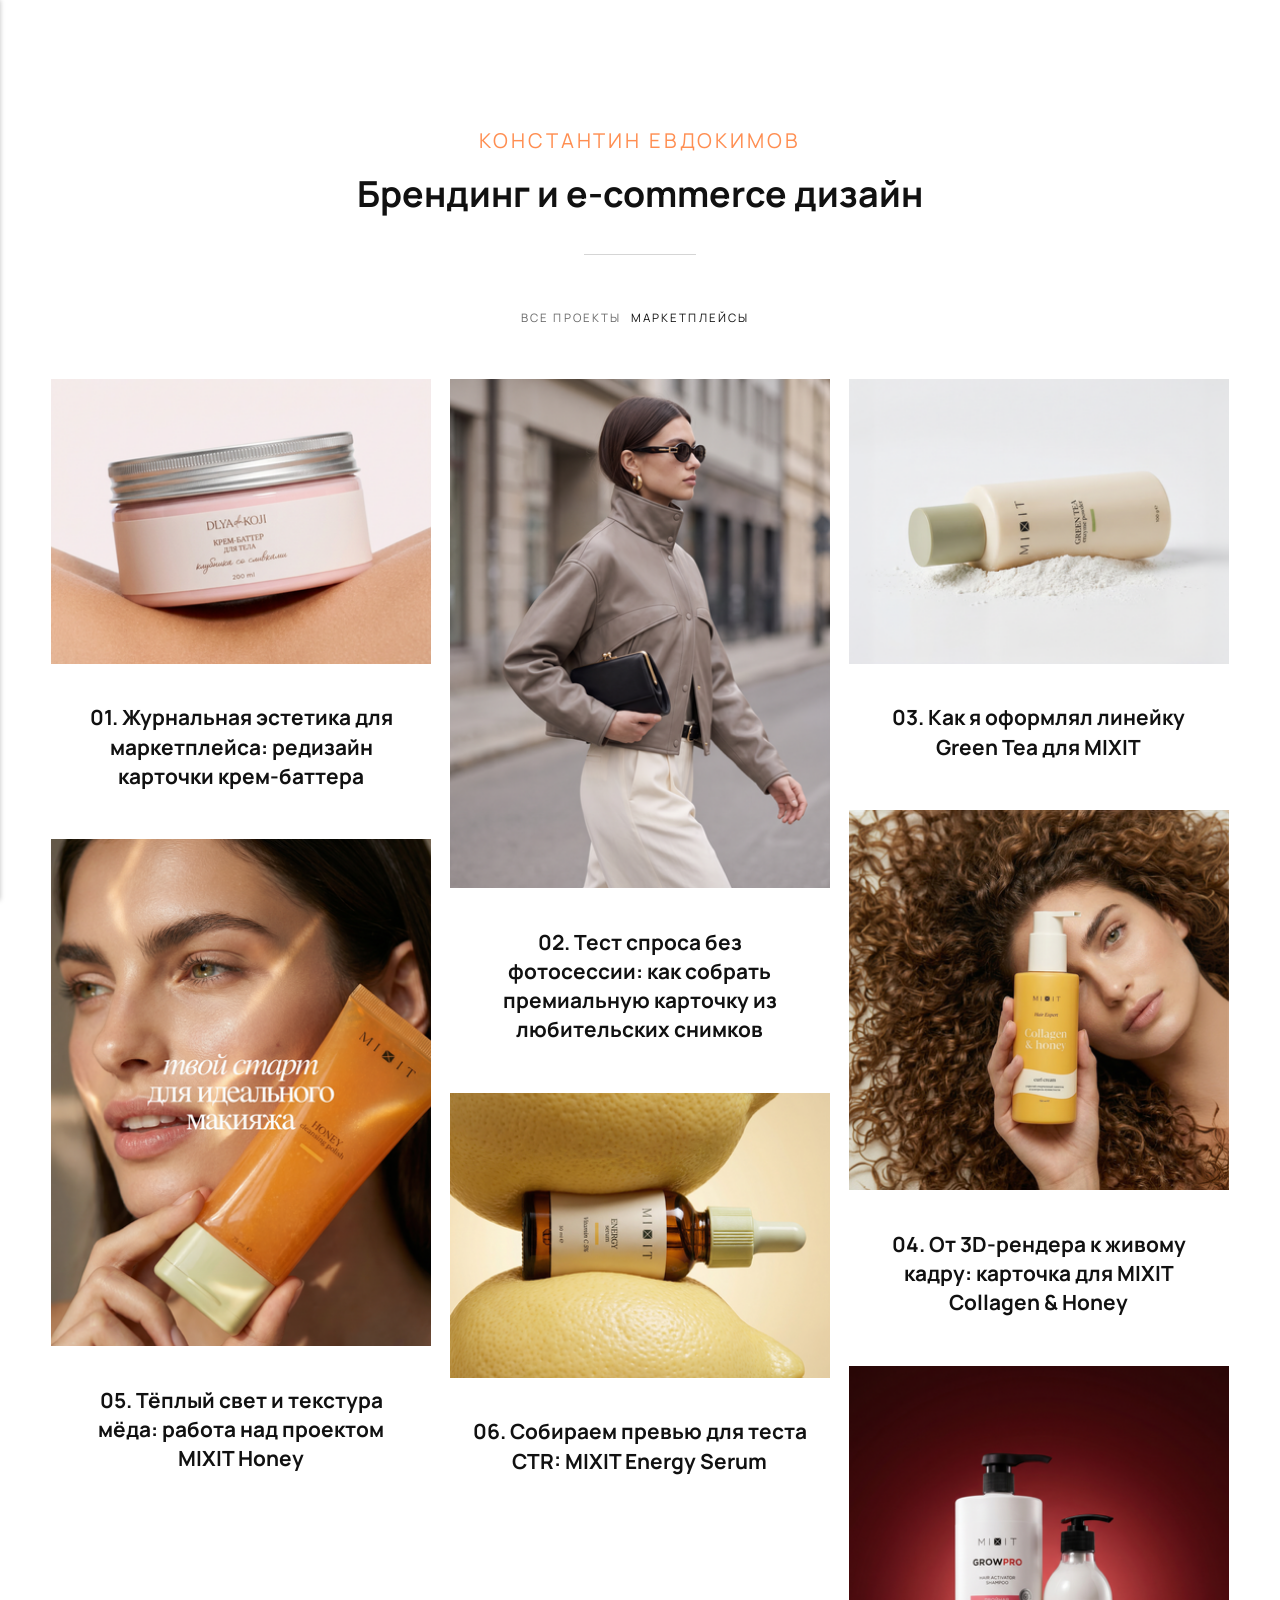
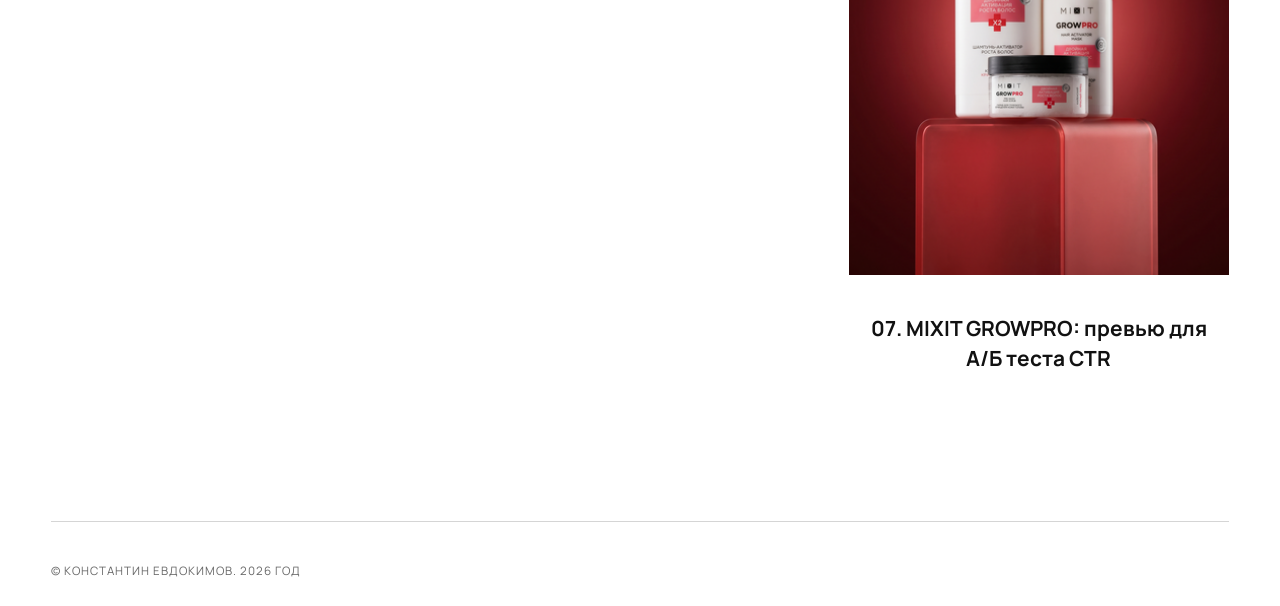
<file: index.html>
<!DOCTYPE html><html lang="ru"><head><meta charset="utf-8"><meta http-equiv="X-UA-Compatible" content="IE=edge"><meta name="viewport" content="width=device-width,initial-scale=1"><title>Константин Евдокимов</title><meta name="generator" content="Publii Open-Source CMS for Static Site"><link rel="canonical" href="https://e-codo.github.io/design/"><link rel="alternate" type="application/atom+xml" href="https://e-codo.github.io/design/feed.xml" title="Константин Евдокимов - RSS"><link rel="alternate" type="application/json" href="https://e-codo.github.io/design/feed.json" title="Константин Евдокимов - JSON"><meta property="og:title" content="Константин Евдокимов"><meta property="og:image" content="https://e-codo.github.io/design/media/website/253.svg"><meta property="og:image:width" content="140"><meta property="og:image:height" content="76"><meta property="og:site_name" content="Константин Евдокимов"><meta property="og:description" content=""><meta property="og:url" content="https://e-codo.github.io/design/"><meta property="og:type" content="website"><link rel="shortcut icon" href="https://e-codo.github.io/design/media/website/favicon.png" type="image/x-icon"><link rel="preload" href="https://e-codo.github.io/design/assets/dynamic/fonts/manrope/manrope.woff2" as="font" type="font/woff2" crossorigin><link rel="stylesheet" href="https://e-codo.github.io/design/assets/css/style.css?v&#x3D;6a13f84dae1bd70d0f544b61544b8ac1"><script type="application/ld+json">{"@context":"http://schema.org","@type":"Organization","name":"Константин Евдокимов","logo":"https://e-codo.github.io/design/media/website/253.svg","url":"https://e-codo.github.io/design/"}</script><noscript><style>img[loading] {
                    opacity: 1;
                }</style></noscript></head><body class="home-template"><div class="container"><header class="header" id="js-header"><a href="https://e-codo.github.io/design/" class="logo"><img src="https://e-codo.github.io/design/media/website/253.svg" alt="Константин Евдокимов" width="140" height="76"></a><nav class="navbar js-navbar"><button class="navbar__toggle js-toggle" aria-label="Меню"><span class="navbar__toggle-box"><span class="navbar__toggle-inner">Меню</span></span></button><ul class="navbar__menu"><li class="active"><a href="https://e-codo.github.io/design/" target="_self">Главная</a></li><li><span class="is-separator">Обо мне</span></li><li><span class="is-separator">Связь</span></li></ul></nav></header><main><section class="hero wrapper"><p style="font-size: 1.1rem; letter-spacing: 0.14em;"><span style="color: rgb(255, 142, 81);">КОНСТАНТИН ЕВДОКИМОВ</span></p><h1>Брендинг и e-commerce дизайн</h1></section><nav class="filter" aria-label="Фильтры контента"><ul class="filter__button-group" role="group"><li><button class="filter__item is-active" data-filter="*" aria-pressed="true">все проекты</button></li><li><button class="filter__item" data-filter=".marketpleysy" aria-pressed="false">Маркетплейсы</button></li></ul></nav><section class="l-col l-col--3"><article class="c-card marketpleysy"><a href="https://e-codo.github.io/design/zhurnalnaya-estetika-dlya-marketpleysa-redizayn-kartochki-krem-battera/" class="c-card__link"><div class="c-card__header"><img src="https://e-codo.github.io/design/media/posts/3/Frame-2087330698.png" srcset="https://e-codo.github.io/design/media/posts/3/responsive/Frame-2087330698-xs.webp 300w, https://e-codo.github.io/design/media/posts/3/responsive/Frame-2087330698-sm.webp 480w, https://e-codo.github.io/design/media/posts/3/responsive/Frame-2087330698-md.webp 768w, https://e-codo.github.io/design/media/posts/3/responsive/Frame-2087330698-lg.webp 1024w, https://e-codo.github.io/design/media/posts/3/responsive/Frame-2087330698-xl.webp 1360w, https://e-codo.github.io/design/media/posts/3/responsive/Frame-2087330698-2xl.webp 1600w, https://e-codo.github.io/design/media/posts/3/responsive/Frame-2087330698-sm2.webp 375w" sizes="(min-width: 75em) 25vw, (min-width: 56.25em) 33vw, (min-width: 37.5em) 50vw, 100vw" loading="lazy" height="754" width="1006" alt=""></div><div class="c-card__body"><div class="c-card__text"><h2>01. Журнальная эстетика для маркетплейса: редизайн карточки крем-баттера</h2></div></div></a></article><article class="c-card marketpleysy"><a href="https://e-codo.github.io/design/test-sprosa-bez-fotosessii-kak-sobrat-premialnuyu-kartochku-iz-lyubitelskih-snimkov/" class="c-card__link"><div class="c-card__header"><img src="https://e-codo.github.io/design/media/posts/8/google-nano-banana-2.1_.-.-200-.-fashion-.-.-.-._2026-11-14.png" srcset="https://e-codo.github.io/design/media/posts/8/responsive/google-nano-banana-2.1_.-.-200-.-fashion-.-.-.-._2026-11-14-xs.webp 300w, https://e-codo.github.io/design/media/posts/8/responsive/google-nano-banana-2.1_.-.-200-.-fashion-.-.-.-._2026-11-14-sm.webp 480w, https://e-codo.github.io/design/media/posts/8/responsive/google-nano-banana-2.1_.-.-200-.-fashion-.-.-.-._2026-11-14-md.webp 768w, https://e-codo.github.io/design/media/posts/8/responsive/google-nano-banana-2.1_.-.-200-.-fashion-.-.-.-._2026-11-14-lg.webp 1024w, https://e-codo.github.io/design/media/posts/8/responsive/google-nano-banana-2.1_.-.-200-.-fashion-.-.-.-._2026-11-14-xl.webp 1360w, https://e-codo.github.io/design/media/posts/8/responsive/google-nano-banana-2.1_.-.-200-.-fashion-.-.-.-._2026-11-14-2xl.webp 1600w, https://e-codo.github.io/design/media/posts/8/responsive/google-nano-banana-2.1_.-.-200-.-fashion-.-.-.-._2026-11-14-sm2.webp 375w" sizes="(min-width: 75em) 25vw, (min-width: 56.25em) 33vw, (min-width: 37.5em) 50vw, 100vw" loading="lazy" height="2400" width="1792" alt=""></div><div class="c-card__body"><div class="c-card__text"><h2>02. Тест спроса без фотосессии: как собрать премиальную карточку из любительских снимков</h2></div></div></a></article><article class="c-card marketpleysy"><a href="https://e-codo.github.io/design/kartochka-dlya-hita/" class="c-card__link"><div class="c-card__header"><img src="https://e-codo.github.io/design/media/posts/10/Frame-2087330697.png" srcset="https://e-codo.github.io/design/media/posts/10/responsive/Frame-2087330697-xs.webp 300w, https://e-codo.github.io/design/media/posts/10/responsive/Frame-2087330697-sm.webp 480w, https://e-codo.github.io/design/media/posts/10/responsive/Frame-2087330697-md.webp 768w, https://e-codo.github.io/design/media/posts/10/responsive/Frame-2087330697-lg.webp 1024w, https://e-codo.github.io/design/media/posts/10/responsive/Frame-2087330697-xl.webp 1360w, https://e-codo.github.io/design/media/posts/10/responsive/Frame-2087330697-2xl.webp 1600w, https://e-codo.github.io/design/media/posts/10/responsive/Frame-2087330697-sm2.webp 375w" sizes="(min-width: 75em) 25vw, (min-width: 56.25em) 33vw, (min-width: 37.5em) 50vw, 100vw" loading="lazy" height="754" width="1006" alt=""></div><div class="c-card__body"><div class="c-card__text"><h2>03. Как я оформлял линейку Green Tea для MIXIT</h2></div></div></a></article><article class="c-card marketpleysy"><a href="https://e-codo.github.io/design/prevyu-i-kartochka-tovara-dlya-tovara-kategorii-volosy/" class="c-card__link"><div class="c-card__header"><img src="https://e-codo.github.io/design/media/posts/9/41-2.png" srcset="https://e-codo.github.io/design/media/posts/9/responsive/41-2-xs.webp 300w, https://e-codo.github.io/design/media/posts/9/responsive/41-2-sm.webp 480w, https://e-codo.github.io/design/media/posts/9/responsive/41-2-md.webp 768w, https://e-codo.github.io/design/media/posts/9/responsive/41-2-lg.webp 1024w, https://e-codo.github.io/design/media/posts/9/responsive/41-2-xl.webp 1360w, https://e-codo.github.io/design/media/posts/9/responsive/41-2-2xl.webp 1600w, https://e-codo.github.io/design/media/posts/9/responsive/41-2-sm2.webp 375w" sizes="(min-width: 75em) 25vw, (min-width: 56.25em) 33vw, (min-width: 37.5em) 50vw, 100vw" loading="lazy" height="1419" width="1419" alt=""></div><div class="c-card__body"><div class="c-card__text"><h2>04. От 3D-рендера к живому кадру: карточка для MIXIT Collagen &amp; Honey</h2></div></div></a></article><article class="c-card marketpleysy"><a href="https://e-codo.github.io/design/polish-dlya-lica-kak-ritual-pered-makiyazhem/" class="c-card__link"><div class="c-card__header"><img src="https://e-codo.github.io/design/media/posts/11/SKUA000833700_LIST_1A_06.03.26.png" srcset="https://e-codo.github.io/design/media/posts/11/responsive/SKUA000833700_LIST_1A_06.03.26-xs.webp 300w, https://e-codo.github.io/design/media/posts/11/responsive/SKUA000833700_LIST_1A_06.03.26-sm.webp 480w, https://e-codo.github.io/design/media/posts/11/responsive/SKUA000833700_LIST_1A_06.03.26-md.webp 768w, https://e-codo.github.io/design/media/posts/11/responsive/SKUA000833700_LIST_1A_06.03.26-lg.webp 1024w, https://e-codo.github.io/design/media/posts/11/responsive/SKUA000833700_LIST_1A_06.03.26-xl.webp 1360w, https://e-codo.github.io/design/media/posts/11/responsive/SKUA000833700_LIST_1A_06.03.26-2xl.webp 1600w, https://e-codo.github.io/design/media/posts/11/responsive/SKUA000833700_LIST_1A_06.03.26-sm2.webp 375w" sizes="(min-width: 75em) 25vw, (min-width: 56.25em) 33vw, (min-width: 37.5em) 50vw, 100vw" loading="lazy" height="1200" width="900" alt=""></div><div class="c-card__body"><div class="c-card__text"><h2>05. Тёплый свет и текстура мёда: работа над проектом MIXIT Honey</h2></div></div></a></article><article class="c-card marketpleysy"><a href="https://e-codo.github.io/design/sobiraem-prevyu-dlya-testa-ctr-mixit-energy-serum/" class="c-card__link"><div class="c-card__header"><img src="https://e-codo.github.io/design/media/posts/12/523.jpg" srcset="https://e-codo.github.io/design/media/posts/12/responsive/523-xs.webp 300w, https://e-codo.github.io/design/media/posts/12/responsive/523-sm.webp 480w, https://e-codo.github.io/design/media/posts/12/responsive/523-md.webp 768w, https://e-codo.github.io/design/media/posts/12/responsive/523-lg.webp 1024w, https://e-codo.github.io/design/media/posts/12/responsive/523-xl.webp 1360w, https://e-codo.github.io/design/media/posts/12/responsive/523-2xl.webp 1600w, https://e-codo.github.io/design/media/posts/12/responsive/523-sm2.webp 375w" sizes="(min-width: 75em) 25vw, (min-width: 56.25em) 33vw, (min-width: 37.5em) 50vw, 100vw" loading="lazy" height="1065" width="1419" alt=""></div><div class="c-card__body"><div class="c-card__text"><h2>06. Собираем превью для теста CTR: MIXIT Energy Serum</h2></div></div></a></article><article class="c-card marketpleysy"><a href="https://e-codo.github.io/design/07-test-prevyu-dlya-nabora-rosta-volos/" class="c-card__link"><div class="c-card__header"><img src="https://e-codo.github.io/design/media/posts/13/magnific_.-.-.-.-.-.-rounded-squar_YV3vvOQWeC-1.png" srcset="https://e-codo.github.io/design/media/posts/13/responsive/magnific_.-.-.-.-.-.-rounded-squar_YV3vvOQWeC-1-xs.webp 300w, https://e-codo.github.io/design/media/posts/13/responsive/magnific_.-.-.-.-.-.-rounded-squar_YV3vvOQWeC-1-sm.webp 480w, https://e-codo.github.io/design/media/posts/13/responsive/magnific_.-.-.-.-.-.-rounded-squar_YV3vvOQWeC-1-md.webp 768w, https://e-codo.github.io/design/media/posts/13/responsive/magnific_.-.-.-.-.-.-rounded-squar_YV3vvOQWeC-1-lg.webp 1024w, https://e-codo.github.io/design/media/posts/13/responsive/magnific_.-.-.-.-.-.-rounded-squar_YV3vvOQWeC-1-xl.webp 1360w, https://e-codo.github.io/design/media/posts/13/responsive/magnific_.-.-.-.-.-.-rounded-squar_YV3vvOQWeC-1-2xl.webp 1600w, https://e-codo.github.io/design/media/posts/13/responsive/magnific_.-.-.-.-.-.-rounded-squar_YV3vvOQWeC-1-sm2.webp 375w" sizes="(min-width: 75em) 25vw, (min-width: 56.25em) 33vw, (min-width: 37.5em) 50vw, 100vw" loading="lazy" height="2032" width="1518" alt=""></div><div class="c-card__body"><div class="c-card__text"><h2>07. MIXIT GROWPRO: превью для А/Б теста CTR</h2></div></div></a></article></section></main><footer class="footer"><div class="footer__copyright">© Константин Евдокимов. 2026 год</div></footer></div><script defer="defer" src="https://e-codo.github.io/design/assets/js/scripts.min.js?v&#x3D;1762f7ab131e33a4eb8fb224822de245"></script><script>window.publiiThemeMenuConfig={mobileMenuMode:'sidebar',animationSpeed:300,submenuWidth: 'auto',doubleClickTime:500,mobileMenuExpandableSubmenus:true,relatedContainerForOverlayMenuSelector:'.navbar'};</script><script defer="defer" src="https://e-codo.github.io/design/assets/js/isotope.pkgd.min.js?v&#x3D;2afcff647ed260006faa71c8e779e8d4"></script><script>window.addEventListener("DOMContentLoaded",function(){var j=new Isotope(".l-col",{itemSelector:".c-card",percentPosition:true,layoutMode:"masonry",transitionDuration:"0.5s",masonry:{columnWidth:".c-card"}});var g=document.querySelector(".filter__button-group");if(g){g.addEventListener("click",function(i){if(!matchesSelector(i.target,"button")){return}var k=i.target.getAttribute("data-filter");j.arrange({filter:k})});var b=document.querySelectorAll(".filter__button-group");for(var c=0,e=b.length;c<e;c++){var d=b[c];h(d)}function h(i){i.addEventListener("click",function(k){if(!matchesSelector(k.target,"button")){return}var m=i.querySelector(".is-active");if(m){m.classList.remove("is-active");m.setAttribute("aria-pressed","false")}k.target.classList.add("is-active");k.target.setAttribute("aria-pressed","true")})}}var a=document.querySelector(".l-col");var f=document.querySelectorAll(".c-card");a.classList.add("is-visible");j.revealItemElements(f)});</script><script>/*<![CDATA[*/var images=document.querySelectorAll("img[loading]");for(var i=0;i<images.length;i++){if(images[i].complete){images[i].classList.add("is-loaded")}else{images[i].addEventListener("load",function(){this.classList.add("is-loaded")},false)}};/*]]>*/</script><button onclick="scrollToTop()" id="scrollTopBtn" title="Наверх"><svg xmlns="http://www.w3.org/2000/svg" viewBox="0 0 24 24"><polyline points="18 15 12 9 6 15" fill="none" stroke-width="2" stroke-linecap="round" stroke-linejoin="round"/></svg></button><script>// Показывать кнопку при прокрутке вниз
    const scrollTopBtn = document.getElementById("scrollTopBtn");
    window.onscroll = function () {
        if (document.body.scrollTop > 100 || document.documentElement.scrollTop > 100) {
            scrollTopBtn.classList.add("show");
        } else {
            scrollTopBtn.classList.remove("show");
        }
    };

    // Плавная прокрутка наверх
    function scrollToTop() {
        window.scrollTo({
            top: 0,
            behavior: "smooth"
        });
    }</script></body></html>
</file>
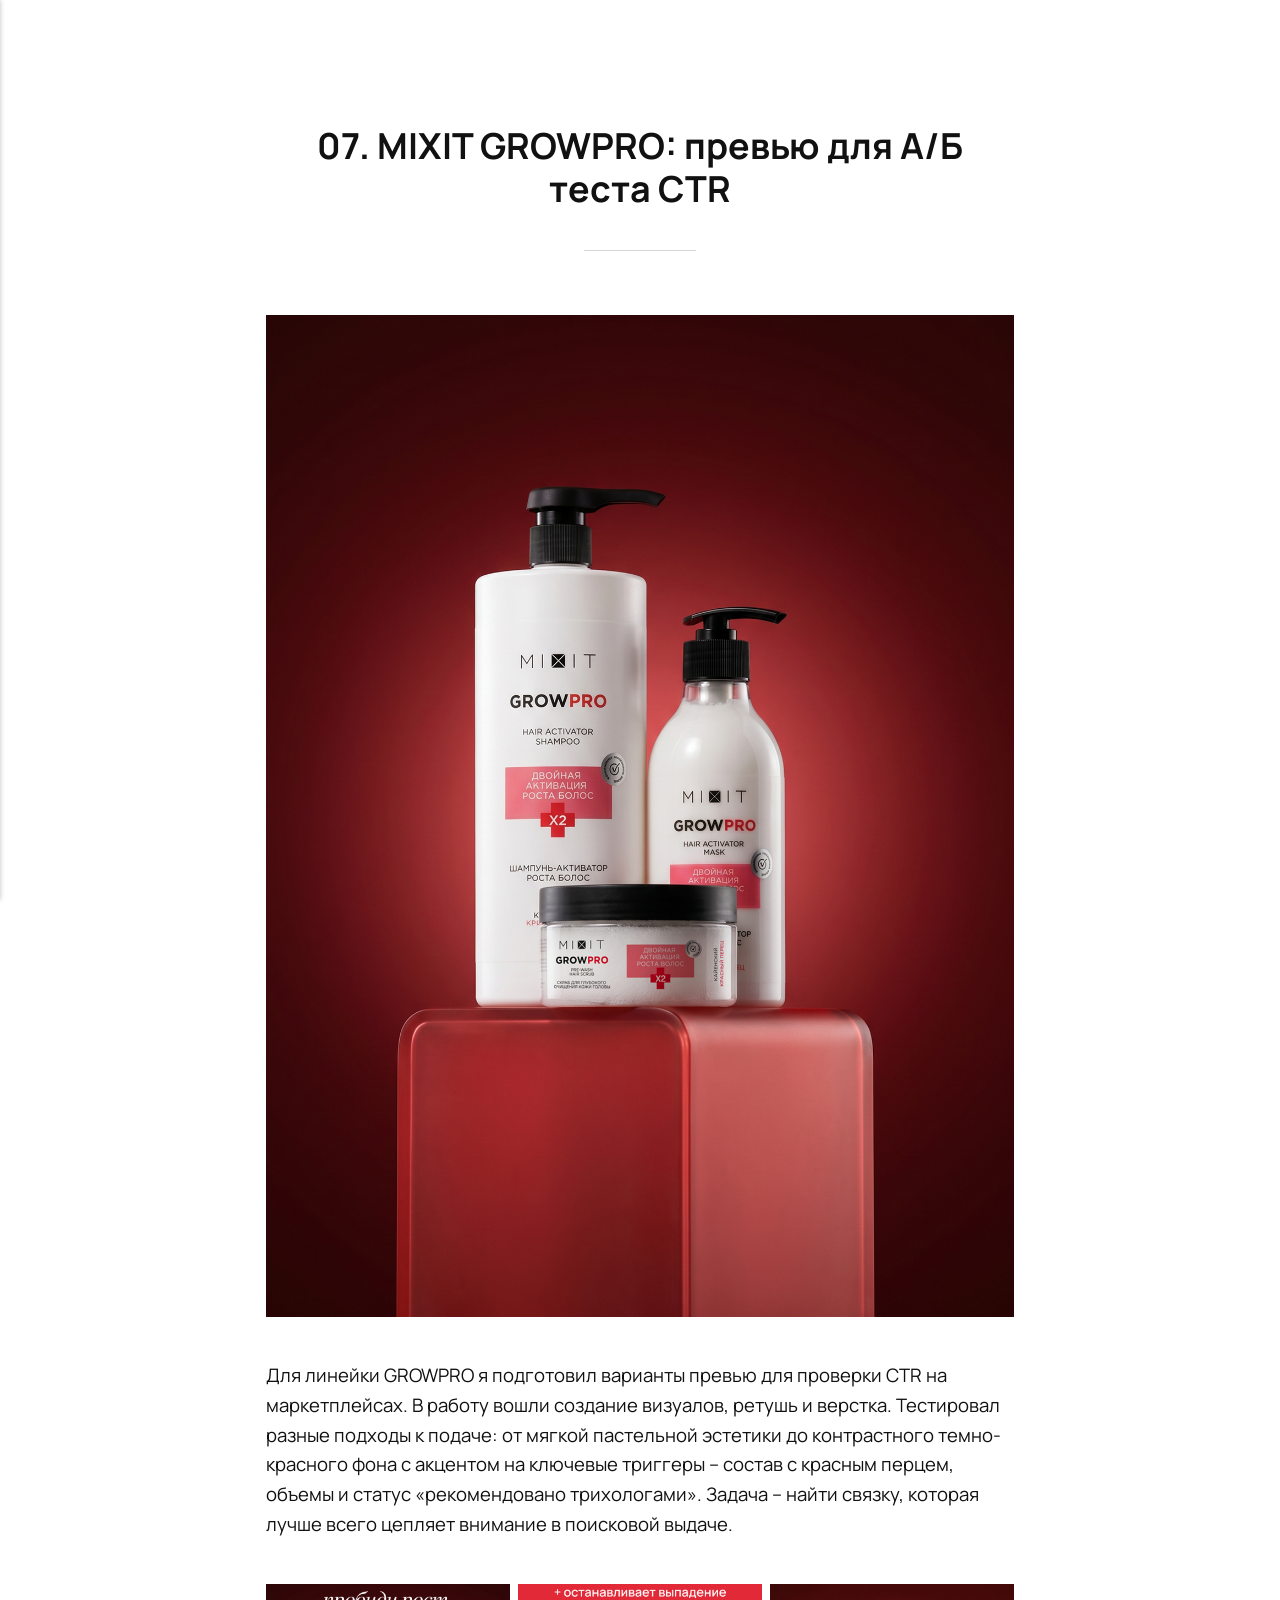
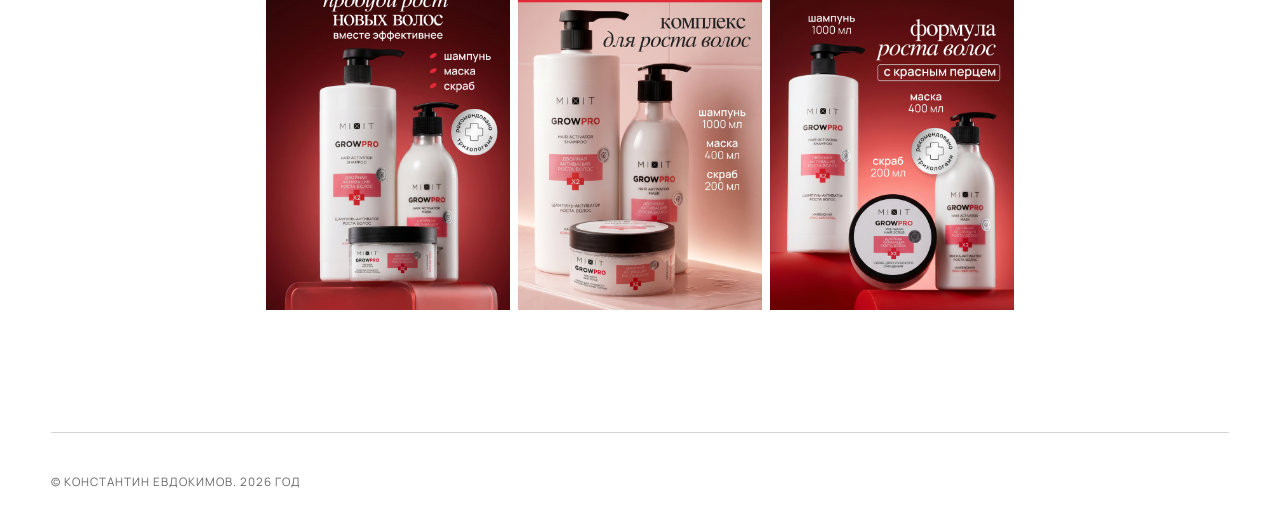
<file: 07-test-prevyu-dlya-nabora-rosta-volos/index.html>
<!DOCTYPE html><html lang="ru"><head><meta charset="utf-8"><meta http-equiv="X-UA-Compatible" content="IE=edge"><meta name="viewport" content="width=device-width,initial-scale=1"><title>07. MIXIT GROWPRO: превью для А/Б теста CTR - Константин Евдокимов</title><meta name="description" content="Для линейки GROWPRO я подготовил варианты превью для проверки CTR на маркетплейсах. В работу&amp;hellip;"><meta name="generator" content="Publii Open-Source CMS for Static Site"><link rel="canonical" href="https://e-codo.github.io/design/07-test-prevyu-dlya-nabora-rosta-volos/"><link rel="alternate" type="application/atom+xml" href="https://e-codo.github.io/design/feed.xml" title="Константин Евдокимов - RSS"><link rel="alternate" type="application/json" href="https://e-codo.github.io/design/feed.json" title="Константин Евдокимов - JSON"><meta property="og:title" content="07. MIXIT GROWPRO: превью для А/Б теста CTR"><meta property="og:image" content="https://e-codo.github.io/design/media/posts/13/magnific_.-.-.-.-.-.-rounded-squar_YV3vvOQWeC-1.png"><meta property="og:image:width" content="1518"><meta property="og:image:height" content="2032"><meta property="og:site_name" content="Константин Евдокимов"><meta property="og:description" content="Для линейки GROWPRO я подготовил варианты превью для проверки CTR на маркетплейсах. В работу&amp;hellip;"><meta property="og:url" content="https://e-codo.github.io/design/07-test-prevyu-dlya-nabora-rosta-volos/"><meta property="og:type" content="article"><link rel="shortcut icon" href="https://e-codo.github.io/design/media/website/favicon.png" type="image/x-icon"><link rel="preload" href="https://e-codo.github.io/design/assets/dynamic/fonts/manrope/manrope.woff2" as="font" type="font/woff2" crossorigin><link rel="stylesheet" href="https://e-codo.github.io/design/assets/css/style.css?v&#x3D;6a13f84dae1bd70d0f544b61544b8ac1"><script type="application/ld+json">{"@context":"http://schema.org","@type":"Article","mainEntityOfPage":{"@type":"WebPage","@id":"https://e-codo.github.io/design/07-test-prevyu-dlya-nabora-rosta-volos/"},"headline":"07. MIXIT GROWPRO: превью для А/Б теста CTR","datePublished":"2026-11-19T10:27+05:00","dateModified":"2026-11-19T10:35+05:00","image":{"@type":"ImageObject","url":"https://e-codo.github.io/design/media/posts/13/magnific_.-.-.-.-.-.-rounded-squar_YV3vvOQWeC-1.png","height":2032,"width":1518},"description":"Для линейки GROWPRO я подготовил варианты превью для проверки CTR на маркетплейсах. В работу&hellip;","author":{"@type":"Person","name":"Константин Евдокимов","url":"https://e-codo.github.io/design/authors/konstantin-evdokimov/"},"publisher":{"@type":"Organization","name":"Константин Евдокимов","logo":{"@type":"ImageObject","url":"https://e-codo.github.io/design/media/website/253.svg","height":76,"width":140}}}</script><noscript><style>img[loading] {
                    opacity: 1;
                }</style></noscript><link rel="stylesheet" href="https://e-codo.github.io/design/media/plugins/coreLightboxGallery/photoswipe.min.css"><style>:root {
		       	 --pswp-bg: #000000;
					 --pswp-placeholder-bg: rgba(38, 40, 44, 1);
					 --pswp-ui-bg: rgba(38, 40, 44, .5);
                --pswp-ui-color: #ffffff;
                --pswp-icon-stroke-width: 2;
                --pswp-icon-size: 24px;
            }

				.pswp--zoomed-in .pswp__zoom-icn-bar-v {
					display: none;
				}</style></head><body class="post-template"><div class="container"><header class="header" id="js-header"><a href="https://e-codo.github.io/design/" class="logo"><img src="https://e-codo.github.io/design/media/website/253.svg" alt="Константин Евдокимов" width="140" height="76"></a><nav class="navbar js-navbar"><button class="navbar__toggle js-toggle" aria-label="Меню"><span class="navbar__toggle-box"><span class="navbar__toggle-inner">Меню</span></span></button><ul class="navbar__menu"><li><a href="https://e-codo.github.io/design/" target="_self">Главная</a></li><li><span class="is-separator">Обо мне</span></li><li><span class="is-separator">Связь</span></li></ul></nav></header><main class="post"><article class="content wrapper"><header class="hero"><h1 class="content__title">07. MIXIT GROWPRO: превью для А/Б теста CTR</h1></header><figure class="content__featured-image post__image--normal"><img src="https://e-codo.github.io/design/media/posts/13/magnific_.-.-.-.-.-.-rounded-squar_YV3vvOQWeC-1.png" srcset="https://e-codo.github.io/design/media/posts/13/responsive/magnific_.-.-.-.-.-.-rounded-squar_YV3vvOQWeC-1-xs.webp 300w, https://e-codo.github.io/design/media/posts/13/responsive/magnific_.-.-.-.-.-.-rounded-squar_YV3vvOQWeC-1-sm.webp 480w, https://e-codo.github.io/design/media/posts/13/responsive/magnific_.-.-.-.-.-.-rounded-squar_YV3vvOQWeC-1-md.webp 768w, https://e-codo.github.io/design/media/posts/13/responsive/magnific_.-.-.-.-.-.-rounded-squar_YV3vvOQWeC-1-lg.webp 1024w, https://e-codo.github.io/design/media/posts/13/responsive/magnific_.-.-.-.-.-.-rounded-squar_YV3vvOQWeC-1-xl.webp 1360w, https://e-codo.github.io/design/media/posts/13/responsive/magnific_.-.-.-.-.-.-rounded-squar_YV3vvOQWeC-1-2xl.webp 1600w, https://e-codo.github.io/design/media/posts/13/responsive/magnific_.-.-.-.-.-.-rounded-squar_YV3vvOQWeC-1-sm2.webp 375w" sizes="(max-width: 1600px) 100vw, 1600px" loading="eager" height="2032" width="1518" alt=""></figure><div class="content__entry"><p>Для линейки GROWPRO я подготовил варианты превью для проверки CTR на маркетплейсах. В работу вошли создание визуалов, ретушь и верстка. Тестировал разные подходы к подаче: от мягкой пастельной эстетики до контрастного темно-красного фона с акцентом на ключевые триггеры – состав с красным перцем, объемы и статус «рекомендовано трихологами». Задача – найти связку, которая лучше всего цепляет внимание в поисковой выдаче.</p><div class="gallery-wrapper"><div class="gallery" data-columns="3"><figure class="gallery__item"><a href="https://e-codo.github.io/design/media/posts/13/gallery/SKUA000628500_PREV_03_09.07.26.jpg" data-pswp-width="900" data-pswp-height="1200"><img loading="lazy" src="https://e-codo.github.io/design/media/posts/13/gallery/SKUA000628500_PREV_03_09.07.26-thumbnail.webp" height="1024" width="768" alt=""></a></figure><figure class="gallery__item"><a href="https://e-codo.github.io/design/media/posts/13/gallery/SKUA000628500_PREV_01_09.07.26.jpg" data-pswp-width="900" data-pswp-height="1200"><img loading="lazy" src="https://e-codo.github.io/design/media/posts/13/gallery/SKUA000628500_PREV_01_09.07.26-thumbnail.webp" height="1024" width="768" alt=""></a></figure><figure class="gallery__item"><a href="https://e-codo.github.io/design/media/posts/13/gallery/SKUA000628500_PREV_04_09.07.26.jpg" data-pswp-width="900" data-pswp-height="1200"><img loading="lazy" src="https://e-codo.github.io/design/media/posts/13/gallery/SKUA000628500_PREV_04_09.07.26-thumbnail.webp" height="1024" width="768" alt=""></a></figure></div></div></div></article></main><footer class="footer"><div class="footer__copyright">© Константин Евдокимов. 2026 год</div></footer></div><script defer="defer" src="https://e-codo.github.io/design/assets/js/scripts.min.js?v&#x3D;1762f7ab131e33a4eb8fb224822de245"></script><script>window.publiiThemeMenuConfig={mobileMenuMode:'sidebar',animationSpeed:300,submenuWidth: 'auto',doubleClickTime:500,mobileMenuExpandableSubmenus:true,relatedContainerForOverlayMenuSelector:'.navbar'};</script><script>/*<![CDATA[*/var images=document.querySelectorAll("img[loading]");for(var i=0;i<images.length;i++){if(images[i].complete){images[i].classList.add("is-loaded")}else{images[i].addEventListener("load",function(){this.classList.add("is-loaded")},false)}};/*]]>*/</script><button onclick="scrollToTop()" id="scrollTopBtn" title="Наверх"><svg xmlns="http://www.w3.org/2000/svg" viewBox="0 0 24 24"><polyline points="18 15 12 9 6 15" fill="none" stroke-width="2" stroke-linecap="round" stroke-linejoin="round"/></svg></button><script>// Показывать кнопку при прокрутке вниз
    const scrollTopBtn = document.getElementById("scrollTopBtn");
    window.onscroll = function () {
        if (document.body.scrollTop > 100 || document.documentElement.scrollTop > 100) {
            scrollTopBtn.classList.add("show");
        } else {
            scrollTopBtn.classList.remove("show");
        }
    };

    // Плавная прокрутка наверх
    function scrollToTop() {
        window.scrollTo({
            top: 0,
            behavior: "smooth"
        });
    }</script><script type="module">import PhotoSwipeLightbox from "https://e-codo.github.io/design/media/plugins/coreLightboxGallery/photoswipe-lightbox.esm.min.js";
				 const galleries = document.querySelectorAll('.gallery');
				 galleries.forEach(gallery => {
					  const lightboxOptions = {"children":"figure","mainClass":"pswp--custom-bg","showHideAnimationType":"zoom","showAnimationDuration":222,"hideAnimationDuration":222,"easing":"cubic-bezier(.4,0,.22,1)","initialZoomLevel":"fit","secondaryZoomLevel":1.1,"imageClickAction":"zoom-or-close","spacing":0.1,"loop":true,"wheelToZoom":false,"escKey":true,"arrowKeys":true,"padding":{"top":0,"bottom":0,"left":0,"right":0},"arrowPrev":true,"arrowNext":true,"close":true,"zoom":false,"counter":true,"preload":[1,2],"bgOpacity":0.9,"closeTitle":"Закрыть","zoomTitle":"Увеличить","arrowPrevTitle":"Предыдущий","arrowNextTitle":"Следующий","errorMsg":"Ошибка загрузки","indexIndicatorSep":" / ","arrowPrevSVG":"\u003Csvg viewBox=\"0 0 24 24\" stroke=\"currentColor\" stroke-linecap=\"round\" stroke-linejoin=\"round\" fill=\"none\" class=\"pswp__icn\" aria-hidden=\"true\"\u003E\u003Cpath d=\"M21 12L3 12M3 12L11.5 3.5M3 12L11.5 20.5\"\u003E\u003C/path\u003E\u003C/svg\u003E","arrowNextSVG":"\u003Csvg viewBox=\"0 0 24 24\" stroke=\"currentColor\" stroke-linecap=\"round\" stroke-linejoin=\"round\" fill=\"none\" class=\"pswp__icn\" aria-hidden=\"true\"\u003E\u003Cpath d=\"M21 12L3 12M3 12L11.5 3.5M3 12L11.5 20.5\"\u003E\u003C/path\u003E\u003C/svg\u003E","closeSVG":"\u003Csvg viewBox=\"0 0 24 24\" stroke=\"currentColor\" stroke-linecap=\"round\" stroke-linejoin=\"round\" fill=\"none\" class=\"pswp__icn\" aria-hidden=\"true\"\u003E\u003Cpath d=\"M6.75827 17.2426L12.0009 12M17.2435 6.75736L12.0009 12M12.0009 12L6.75827 6.75736M12.0009 12L17.2435 17.2426\"\u003E\u003C/path\u003E\u003C/svg\u003E"};
					  lightboxOptions.gallery = gallery;
					  lightboxOptions.pswpModule = () => import("https://e-codo.github.io/design/media/plugins/coreLightboxGallery/photoswipe.esm.min.js");
					  const lightbox = new PhotoSwipeLightbox(lightboxOptions);
					  
				 lightbox.on('uiRegister', () => {
					  
				 lightbox.pswp.ui.registerElement({
					  name: 'custom-caption',
					  order: 9,
					  isButton: false,
					  appendTo: 'root',
					  html: '',
					  onInit: (el, pswp) => {
							pswp.on('change', () => {
								 const currSlideElement = pswp.currSlide.data.element.closest('figure');
								 let captionHTML = '';
								 if (currSlideElement) {
									  const figCaption = currSlideElement.querySelector('figcaption');
									  if (figCaption) {
											captionHTML = figCaption.innerHTML;
									  } else {
											captionHTML = currSlideElement.querySelector('img')?.getAttribute('alt') || '';
									  }
								 }
								 if (captionHTML.trim()) {
									  el.innerHTML = captionHTML;
									  el.classList.remove('hidden-caption-content'); 
								 } else {
									  el.innerHTML = '';
									  el.classList.add('hidden-caption-content'); 
								 }
							});
					  }
				 });
			
				 });
			
					  
			 lightbox.on('afterInit', () => {
				  const dialog = lightbox.pswp?.element;
				  if (dialog) {
						dialog.setAttribute('aria-modal', 'true');
						dialog.setAttribute('aria-label', "Галерея");
				  }
			 });
		
					  lightbox.init();
				 });</script></body></html>
</file>
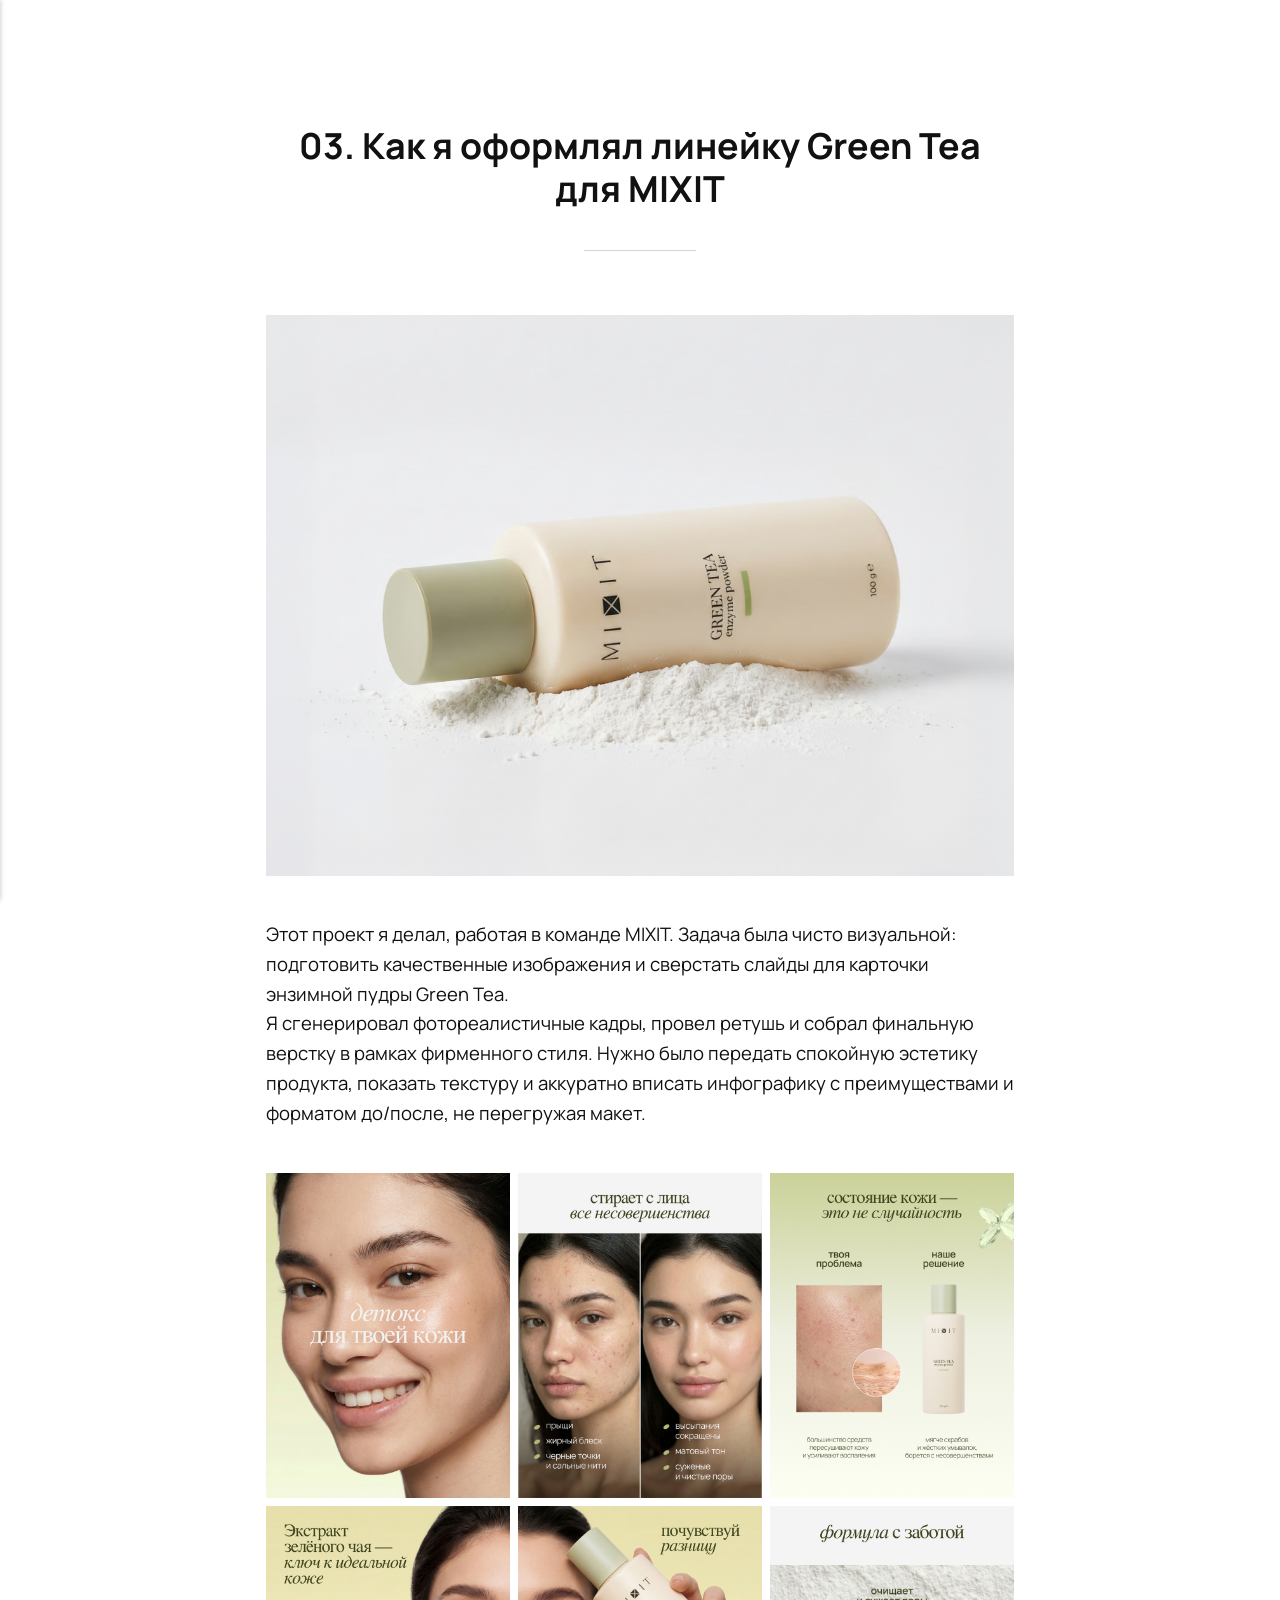
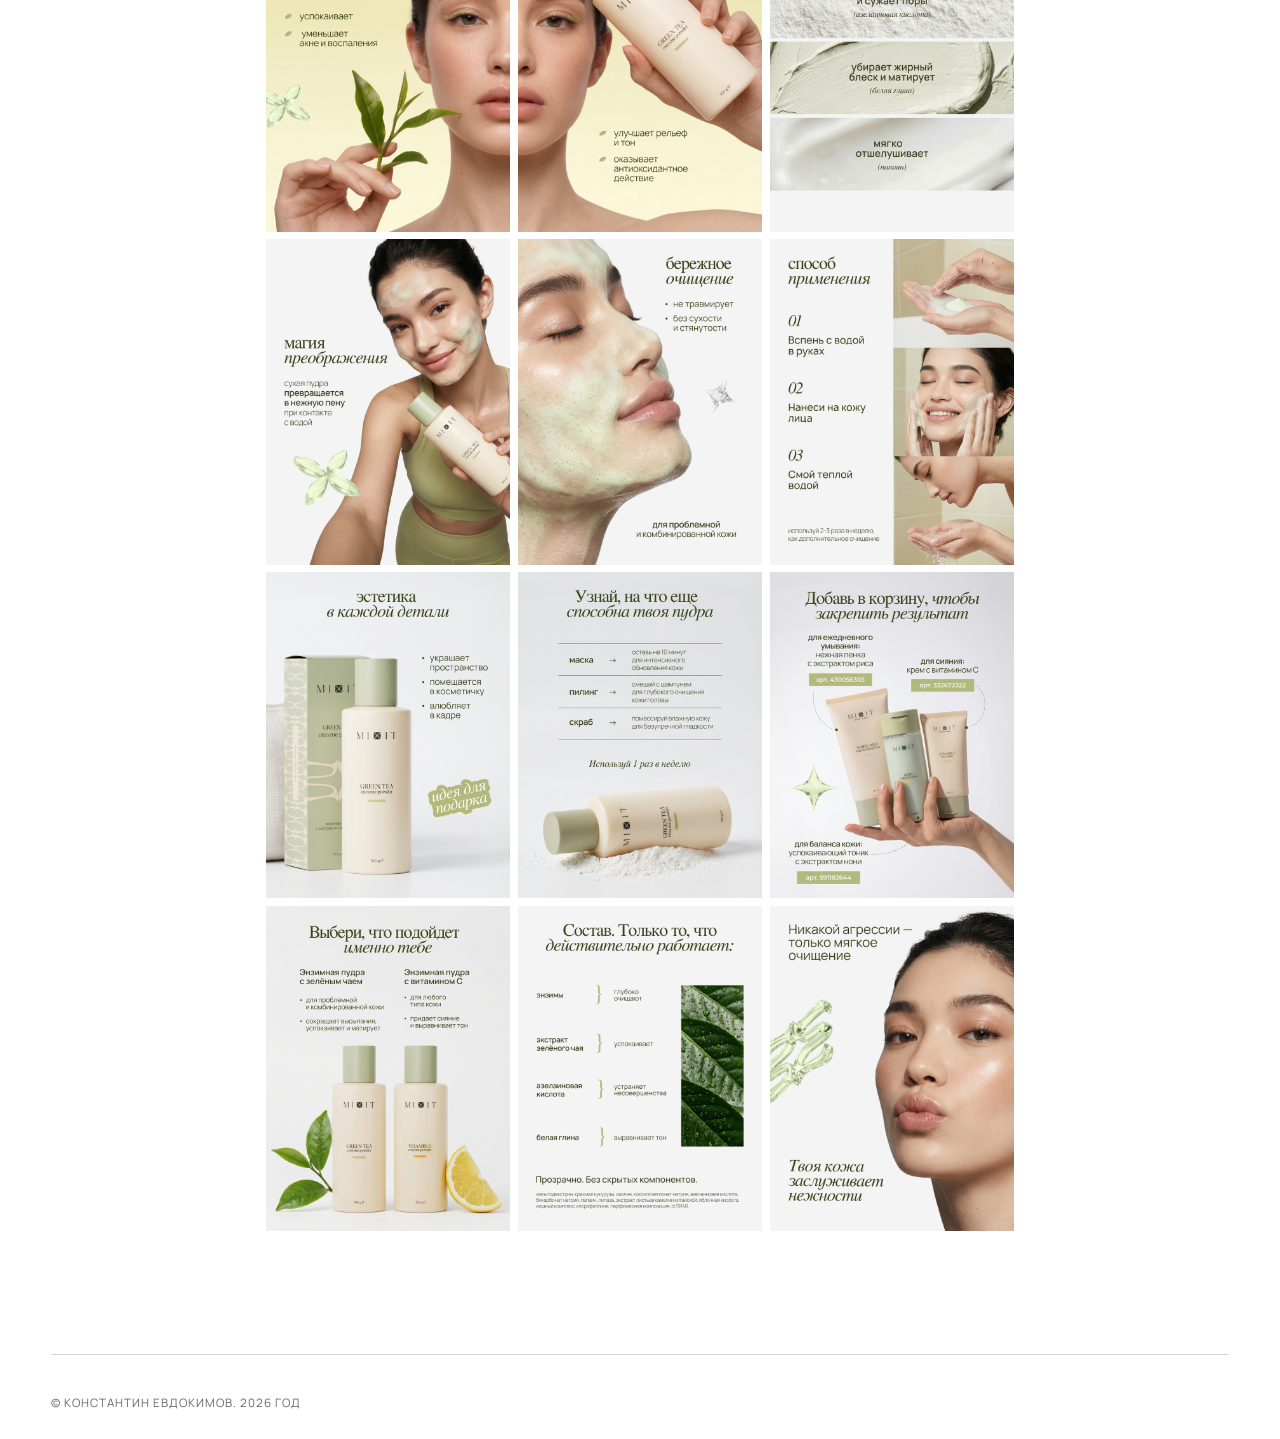
<file: kartochka-dlya-hita/index.html>
<!DOCTYPE html><html lang="ru"><head><meta charset="utf-8"><meta http-equiv="X-UA-Compatible" content="IE=edge"><meta name="viewport" content="width=device-width,initial-scale=1"><title>03. Как я оформлял линейку Green Tea для MIXIT - Константин Евдокимов</title><meta name="description" content="Этот проект я делал, работая в команде MIXIT. Задача была чисто визуальной: подготовить качественные&amp;hellip;"><meta name="generator" content="Publii Open-Source CMS for Static Site"><link rel="canonical" href="https://e-codo.github.io/design/kartochka-dlya-hita/"><link rel="alternate" type="application/atom+xml" href="https://e-codo.github.io/design/feed.xml" title="Константин Евдокимов - RSS"><link rel="alternate" type="application/json" href="https://e-codo.github.io/design/feed.json" title="Константин Евдокимов - JSON"><meta property="og:title" content="03. Как я оформлял линейку Green Tea для MIXIT"><meta property="og:image" content="https://e-codo.github.io/design/media/posts/10/Frame-2087330697.png"><meta property="og:image:width" content="1006"><meta property="og:image:height" content="754"><meta property="og:site_name" content="Константин Евдокимов"><meta property="og:description" content="Этот проект я делал, работая в команде MIXIT. Задача была чисто визуальной: подготовить качественные&amp;hellip;"><meta property="og:url" content="https://e-codo.github.io/design/kartochka-dlya-hita/"><meta property="og:type" content="article"><link rel="shortcut icon" href="https://e-codo.github.io/design/media/website/favicon.png" type="image/x-icon"><link rel="preload" href="https://e-codo.github.io/design/assets/dynamic/fonts/manrope/manrope.woff2" as="font" type="font/woff2" crossorigin><link rel="stylesheet" href="https://e-codo.github.io/design/assets/css/style.css?v&#x3D;6a13f84dae1bd70d0f544b61544b8ac1"><script type="application/ld+json">{"@context":"http://schema.org","@type":"Article","mainEntityOfPage":{"@type":"WebPage","@id":"https://e-codo.github.io/design/kartochka-dlya-hita/"},"headline":"03. Как я оформлял линейку Green Tea для MIXIT","datePublished":"2026-11-18T02:35+05:00","dateModified":"2026-11-19T10:42+05:00","image":{"@type":"ImageObject","url":"https://e-codo.github.io/design/media/posts/10/Frame-2087330697.png","height":754,"width":1006},"description":"Этот проект я делал, работая в команде MIXIT. Задача была чисто визуальной: подготовить качественные&hellip;","author":{"@type":"Person","name":"Константин Евдокимов","url":"https://e-codo.github.io/design/authors/konstantin-evdokimov/"},"publisher":{"@type":"Organization","name":"Константин Евдокимов","logo":{"@type":"ImageObject","url":"https://e-codo.github.io/design/media/website/253.svg","height":76,"width":140}}}</script><noscript><style>img[loading] {
                    opacity: 1;
                }</style></noscript><link rel="stylesheet" href="https://e-codo.github.io/design/media/plugins/coreLightboxGallery/photoswipe.min.css"><style>:root {
		       	 --pswp-bg: #000000;
					 --pswp-placeholder-bg: rgba(38, 40, 44, 1);
					 --pswp-ui-bg: rgba(38, 40, 44, .5);
                --pswp-ui-color: #ffffff;
                --pswp-icon-stroke-width: 2;
                --pswp-icon-size: 24px;
            }

				.pswp--zoomed-in .pswp__zoom-icn-bar-v {
					display: none;
				}</style></head><body class="post-template"><div class="container"><header class="header" id="js-header"><a href="https://e-codo.github.io/design/" class="logo"><img src="https://e-codo.github.io/design/media/website/253.svg" alt="Константин Евдокимов" width="140" height="76"></a><nav class="navbar js-navbar"><button class="navbar__toggle js-toggle" aria-label="Меню"><span class="navbar__toggle-box"><span class="navbar__toggle-inner">Меню</span></span></button><ul class="navbar__menu"><li><a href="https://e-codo.github.io/design/" target="_self">Главная</a></li><li><span class="is-separator">Обо мне</span></li><li><span class="is-separator">Связь</span></li></ul></nav></header><main class="post"><article class="content wrapper"><header class="hero"><h1 class="content__title">03. Как я оформлял линейку Green Tea для MIXIT</h1></header><figure class="content__featured-image post__image--normal"><img src="https://e-codo.github.io/design/media/posts/10/Frame-2087330697.png" srcset="https://e-codo.github.io/design/media/posts/10/responsive/Frame-2087330697-xs.webp 300w, https://e-codo.github.io/design/media/posts/10/responsive/Frame-2087330697-sm.webp 480w, https://e-codo.github.io/design/media/posts/10/responsive/Frame-2087330697-md.webp 768w, https://e-codo.github.io/design/media/posts/10/responsive/Frame-2087330697-lg.webp 1024w, https://e-codo.github.io/design/media/posts/10/responsive/Frame-2087330697-xl.webp 1360w, https://e-codo.github.io/design/media/posts/10/responsive/Frame-2087330697-2xl.webp 1600w, https://e-codo.github.io/design/media/posts/10/responsive/Frame-2087330697-sm2.webp 375w" sizes="(max-width: 1600px) 100vw, 1600px" loading="eager" height="754" width="1006" alt=""></figure><div class="content__entry"><p>Этот проект я делал, работая в команде MIXIT. Задача была чисто визуальной: подготовить качественные изображения и сверстать слайды для карточки энзимной пудры Green Tea.<br>Я сгенерировал фотореалистичные кадры, провел ретушь и собрал финальную верстку в рамках фирменного стиля. Нужно было передать спокойную эстетику продукта, показать текстуру и аккуратно вписать инфографику с преимуществами и форматом до/после, не перегружая макет.<br></p><div class="gallery-wrapper"><div class="gallery" data-columns="3"><figure class="gallery__item"><a href="https://e-codo.github.io/design/media/posts/10/gallery/SKUA001027800_LIST_A01_13.03.26-2.jpg" data-pswp-width="900" data-pswp-height="1200"><img loading="lazy" src="https://e-codo.github.io/design/media/posts/10/gallery/SKUA001027800_LIST_A01_13.03.26-2-thumbnail.webp" height="1024" width="768" alt=""></a></figure><figure class="gallery__item"><a href="https://e-codo.github.io/design/media/posts/10/gallery/SKUA001027800_LIST_A02_13.03.26-2.jpg" data-pswp-width="900" data-pswp-height="1200"><img loading="lazy" src="https://e-codo.github.io/design/media/posts/10/gallery/SKUA001027800_LIST_A02_13.03.26-2-thumbnail.webp" height="1024" width="768" alt=""></a></figure><figure class="gallery__item"><a href="https://e-codo.github.io/design/media/posts/10/gallery/SKUA001027800_LIST_A03_13.03.26-2.jpg" data-pswp-width="900" data-pswp-height="1200"><img loading="lazy" src="https://e-codo.github.io/design/media/posts/10/gallery/SKUA001027800_LIST_A03_13.03.26-2-thumbnail.webp" height="1024" width="768" alt=""></a></figure><figure class="gallery__item"><a href="https://e-codo.github.io/design/media/posts/10/gallery/SKUA001027800_LIST_A04_13.03.26-2.jpg" data-pswp-width="900" data-pswp-height="1200"><img loading="lazy" src="https://e-codo.github.io/design/media/posts/10/gallery/SKUA001027800_LIST_A04_13.03.26-2-thumbnail.webp" height="1024" width="768" alt=""></a></figure><figure class="gallery__item"><a href="https://e-codo.github.io/design/media/posts/10/gallery/SKUA001027800_LIST_A05_13.03.26-2.jpg" data-pswp-width="900" data-pswp-height="1200"><img loading="lazy" src="https://e-codo.github.io/design/media/posts/10/gallery/SKUA001027800_LIST_A05_13.03.26-2-thumbnail.webp" height="1024" width="768" alt=""></a></figure><figure class="gallery__item"><a href="https://e-codo.github.io/design/media/posts/10/gallery/SKUA001027800_LIST_A06_13.03.26-2.jpg" data-pswp-width="900" data-pswp-height="1200"><img loading="lazy" src="https://e-codo.github.io/design/media/posts/10/gallery/SKUA001027800_LIST_A06_13.03.26-2-thumbnail.webp" height="1024" width="768" alt=""></a></figure><figure class="gallery__item"><a href="https://e-codo.github.io/design/media/posts/10/gallery/SKUA001027800_LIST_A07_13.03.26-2.jpg" data-pswp-width="900" data-pswp-height="1200"><img loading="lazy" src="https://e-codo.github.io/design/media/posts/10/gallery/SKUA001027800_LIST_A07_13.03.26-2-thumbnail.webp" height="1024" width="768" alt=""></a></figure><figure class="gallery__item"><a href="https://e-codo.github.io/design/media/posts/10/gallery/SKUA001027800_LIST_A08_13.03.26-2.jpg" data-pswp-width="900" data-pswp-height="1200"><img loading="lazy" src="https://e-codo.github.io/design/media/posts/10/gallery/SKUA001027800_LIST_A08_13.03.26-2-thumbnail.webp" height="1024" width="768" alt=""></a></figure><figure class="gallery__item"><a href="https://e-codo.github.io/design/media/posts/10/gallery/SKUA001027800_LIST_A09_13.03.26-2.jpg" data-pswp-width="900" data-pswp-height="1200"><img loading="lazy" src="https://e-codo.github.io/design/media/posts/10/gallery/SKUA001027800_LIST_A09_13.03.26-2-thumbnail.webp" height="1024" width="768" alt=""></a></figure><figure class="gallery__item"><a href="https://e-codo.github.io/design/media/posts/10/gallery/SKUA001027800_LIST_A010_13.03.26-2.jpg" data-pswp-width="900" data-pswp-height="1200"><img loading="lazy" src="https://e-codo.github.io/design/media/posts/10/gallery/SKUA001027800_LIST_A010_13.03.26-2-thumbnail.webp" height="1024" width="768" alt=""></a></figure><figure class="gallery__item"><a href="https://e-codo.github.io/design/media/posts/10/gallery/SKUA001027800_LIST_A011_13.03.26-2.jpg" data-pswp-width="900" data-pswp-height="1200"><img loading="lazy" src="https://e-codo.github.io/design/media/posts/10/gallery/SKUA001027800_LIST_A011_13.03.26-2-thumbnail.webp" height="1024" width="768" alt=""></a></figure><figure class="gallery__item"><a href="https://e-codo.github.io/design/media/posts/10/gallery/SKUA001027800_LIST_A012_13.03.26-2.jpg" data-pswp-width="900" data-pswp-height="1200"><img loading="lazy" src="https://e-codo.github.io/design/media/posts/10/gallery/SKUA001027800_LIST_A012_13.03.26-2-thumbnail.webp" height="1024" width="768" alt=""></a></figure><figure class="gallery__item"><a href="https://e-codo.github.io/design/media/posts/10/gallery/SKUA001027800_LIST_A013_13.03.26-2.jpg" data-pswp-width="900" data-pswp-height="1200"><img loading="lazy" src="https://e-codo.github.io/design/media/posts/10/gallery/SKUA001027800_LIST_A013_13.03.26-2-thumbnail.webp" height="1024" width="768" alt=""></a></figure><figure class="gallery__item"><a href="https://e-codo.github.io/design/media/posts/10/gallery/SKUA001027800_LIST_A014_13.03.26-2.jpg" data-pswp-width="900" data-pswp-height="1200"><img loading="lazy" src="https://e-codo.github.io/design/media/posts/10/gallery/SKUA001027800_LIST_A014_13.03.26-2-thumbnail.webp" height="1024" width="768" alt=""></a></figure><figure class="gallery__item"><a href="https://e-codo.github.io/design/media/posts/10/gallery/SKUA001027800_LIST_A015_13.03.26-2.jpg" data-pswp-width="900" data-pswp-height="1200"><img loading="lazy" src="https://e-codo.github.io/design/media/posts/10/gallery/SKUA001027800_LIST_A015_13.03.26-2-thumbnail.webp" height="1024" width="768" alt=""></a></figure></div></div></div></article></main><footer class="footer"><div class="footer__copyright">© Константин Евдокимов. 2026 год</div></footer></div><script defer="defer" src="https://e-codo.github.io/design/assets/js/scripts.min.js?v&#x3D;1762f7ab131e33a4eb8fb224822de245"></script><script>window.publiiThemeMenuConfig={mobileMenuMode:'sidebar',animationSpeed:300,submenuWidth: 'auto',doubleClickTime:500,mobileMenuExpandableSubmenus:true,relatedContainerForOverlayMenuSelector:'.navbar'};</script><script>/*<![CDATA[*/var images=document.querySelectorAll("img[loading]");for(var i=0;i<images.length;i++){if(images[i].complete){images[i].classList.add("is-loaded")}else{images[i].addEventListener("load",function(){this.classList.add("is-loaded")},false)}};/*]]>*/</script><button onclick="scrollToTop()" id="scrollTopBtn" title="Наверх"><svg xmlns="http://www.w3.org/2000/svg" viewBox="0 0 24 24"><polyline points="18 15 12 9 6 15" fill="none" stroke-width="2" stroke-linecap="round" stroke-linejoin="round"/></svg></button><script>// Показывать кнопку при прокрутке вниз
    const scrollTopBtn = document.getElementById("scrollTopBtn");
    window.onscroll = function () {
        if (document.body.scrollTop > 100 || document.documentElement.scrollTop > 100) {
            scrollTopBtn.classList.add("show");
        } else {
            scrollTopBtn.classList.remove("show");
        }
    };

    // Плавная прокрутка наверх
    function scrollToTop() {
        window.scrollTo({
            top: 0,
            behavior: "smooth"
        });
    }</script><script type="module">import PhotoSwipeLightbox from "https://e-codo.github.io/design/media/plugins/coreLightboxGallery/photoswipe-lightbox.esm.min.js";
				 const galleries = document.querySelectorAll('.gallery');
				 galleries.forEach(gallery => {
					  const lightboxOptions = {"children":"figure","mainClass":"pswp--custom-bg","showHideAnimationType":"zoom","showAnimationDuration":222,"hideAnimationDuration":222,"easing":"cubic-bezier(.4,0,.22,1)","initialZoomLevel":"fit","secondaryZoomLevel":1.1,"imageClickAction":"zoom-or-close","spacing":0.1,"loop":true,"wheelToZoom":false,"escKey":true,"arrowKeys":true,"padding":{"top":0,"bottom":0,"left":0,"right":0},"arrowPrev":true,"arrowNext":true,"close":true,"zoom":false,"counter":true,"preload":[1,2],"bgOpacity":0.9,"closeTitle":"Закрыть","zoomTitle":"Увеличить","arrowPrevTitle":"Предыдущий","arrowNextTitle":"Следующий","errorMsg":"Ошибка загрузки","indexIndicatorSep":" / ","arrowPrevSVG":"\u003Csvg viewBox=\"0 0 24 24\" stroke=\"currentColor\" stroke-linecap=\"round\" stroke-linejoin=\"round\" fill=\"none\" class=\"pswp__icn\" aria-hidden=\"true\"\u003E\u003Cpath d=\"M21 12L3 12M3 12L11.5 3.5M3 12L11.5 20.5\"\u003E\u003C/path\u003E\u003C/svg\u003E","arrowNextSVG":"\u003Csvg viewBox=\"0 0 24 24\" stroke=\"currentColor\" stroke-linecap=\"round\" stroke-linejoin=\"round\" fill=\"none\" class=\"pswp__icn\" aria-hidden=\"true\"\u003E\u003Cpath d=\"M21 12L3 12M3 12L11.5 3.5M3 12L11.5 20.5\"\u003E\u003C/path\u003E\u003C/svg\u003E","closeSVG":"\u003Csvg viewBox=\"0 0 24 24\" stroke=\"currentColor\" stroke-linecap=\"round\" stroke-linejoin=\"round\" fill=\"none\" class=\"pswp__icn\" aria-hidden=\"true\"\u003E\u003Cpath d=\"M6.75827 17.2426L12.0009 12M17.2435 6.75736L12.0009 12M12.0009 12L6.75827 6.75736M12.0009 12L17.2435 17.2426\"\u003E\u003C/path\u003E\u003C/svg\u003E"};
					  lightboxOptions.gallery = gallery;
					  lightboxOptions.pswpModule = () => import("https://e-codo.github.io/design/media/plugins/coreLightboxGallery/photoswipe.esm.min.js");
					  const lightbox = new PhotoSwipeLightbox(lightboxOptions);
					  
				 lightbox.on('uiRegister', () => {
					  
				 lightbox.pswp.ui.registerElement({
					  name: 'custom-caption',
					  order: 9,
					  isButton: false,
					  appendTo: 'root',
					  html: '',
					  onInit: (el, pswp) => {
							pswp.on('change', () => {
								 const currSlideElement = pswp.currSlide.data.element.closest('figure');
								 let captionHTML = '';
								 if (currSlideElement) {
									  const figCaption = currSlideElement.querySelector('figcaption');
									  if (figCaption) {
											captionHTML = figCaption.innerHTML;
									  } else {
											captionHTML = currSlideElement.querySelector('img')?.getAttribute('alt') || '';
									  }
								 }
								 if (captionHTML.trim()) {
									  el.innerHTML = captionHTML;
									  el.classList.remove('hidden-caption-content'); 
								 } else {
									  el.innerHTML = '';
									  el.classList.add('hidden-caption-content'); 
								 }
							});
					  }
				 });
			
				 });
			
					  
			 lightbox.on('afterInit', () => {
				  const dialog = lightbox.pswp?.element;
				  if (dialog) {
						dialog.setAttribute('aria-modal', 'true');
						dialog.setAttribute('aria-label', "Галерея");
				  }
			 });
		
					  lightbox.init();
				 });</script></body></html>
</file>
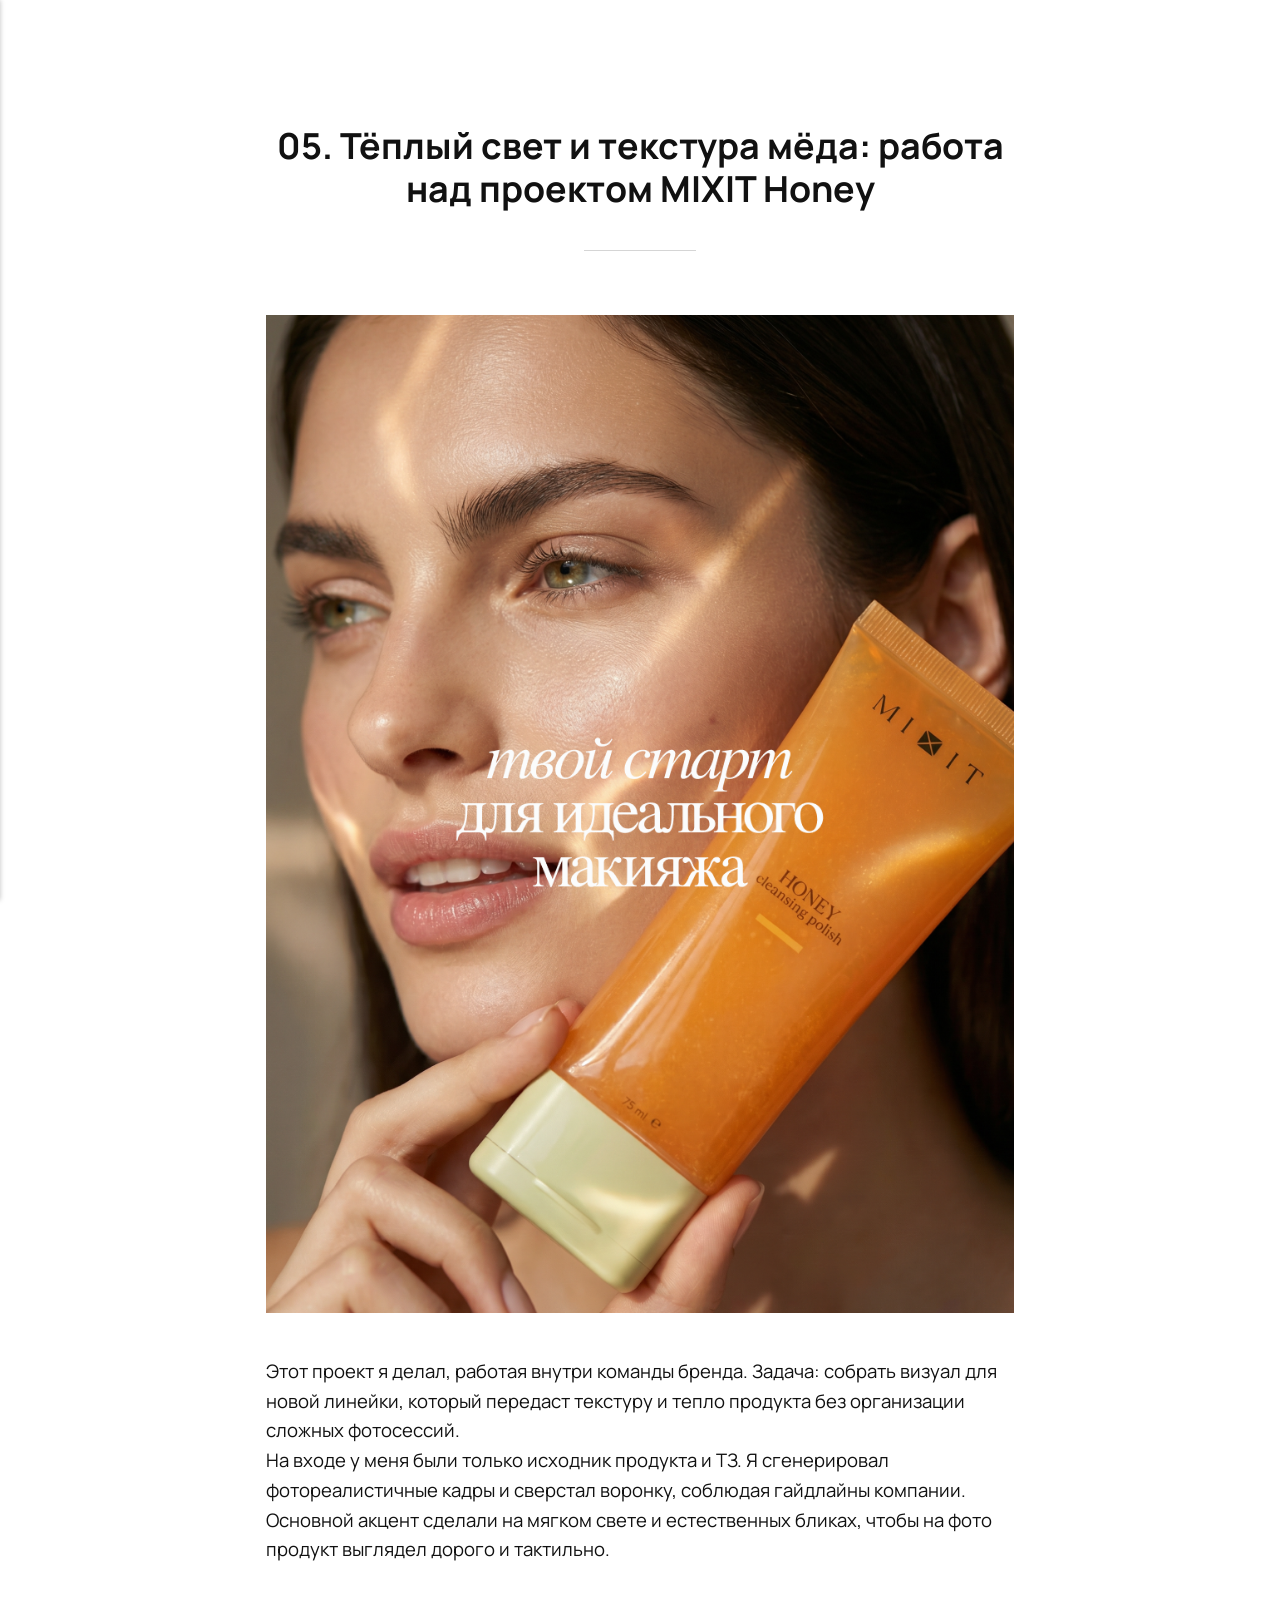
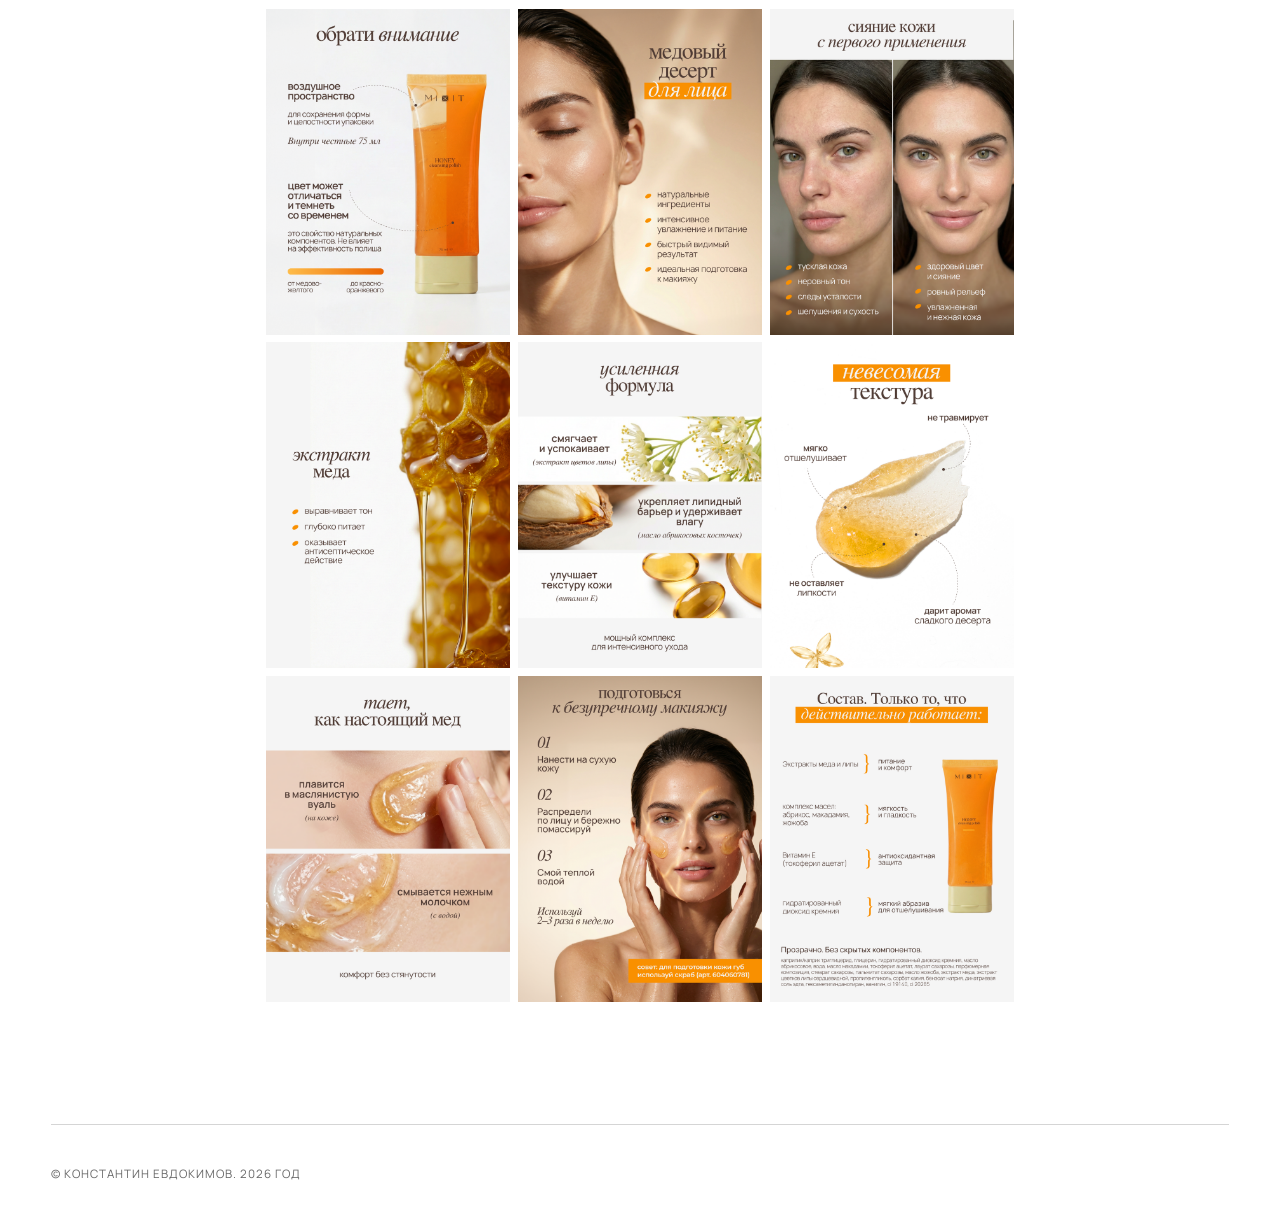
<file: polish-dlya-lica-kak-ritual-pered-makiyazhem/index.html>
<!DOCTYPE html><html lang="ru"><head><meta charset="utf-8"><meta http-equiv="X-UA-Compatible" content="IE=edge"><meta name="viewport" content="width=device-width,initial-scale=1"><title>05. Тёплый свет и текстура мёда: работа над проектом MIXIT Honey - Константин Евдокимов</title><meta name="description" content="Этот проект я делал, работая внутри команды бренда. Задача: собрать визуал для новой линейки,&amp;hellip;"><meta name="generator" content="Publii Open-Source CMS for Static Site"><link rel="canonical" href="https://e-codo.github.io/design/polish-dlya-lica-kak-ritual-pered-makiyazhem/"><link rel="alternate" type="application/atom+xml" href="https://e-codo.github.io/design/feed.xml" title="Константин Евдокимов - RSS"><link rel="alternate" type="application/json" href="https://e-codo.github.io/design/feed.json" title="Константин Евдокимов - JSON"><meta property="og:title" content="05. Тёплый свет и текстура мёда: работа над проектом MIXIT Honey"><meta property="og:image" content="https://e-codo.github.io/design/media/posts/11/SKUA000833700_LIST_1A_06.03.26.png"><meta property="og:image:width" content="900"><meta property="og:image:height" content="1200"><meta property="og:site_name" content="Константин Евдокимов"><meta property="og:description" content="Этот проект я делал, работая внутри команды бренда. Задача: собрать визуал для новой линейки,&amp;hellip;"><meta property="og:url" content="https://e-codo.github.io/design/polish-dlya-lica-kak-ritual-pered-makiyazhem/"><meta property="og:type" content="article"><link rel="shortcut icon" href="https://e-codo.github.io/design/media/website/favicon.png" type="image/x-icon"><link rel="preload" href="https://e-codo.github.io/design/assets/dynamic/fonts/manrope/manrope.woff2" as="font" type="font/woff2" crossorigin><link rel="stylesheet" href="https://e-codo.github.io/design/assets/css/style.css?v&#x3D;6a13f84dae1bd70d0f544b61544b8ac1"><script type="application/ld+json">{"@context":"http://schema.org","@type":"Article","mainEntityOfPage":{"@type":"WebPage","@id":"https://e-codo.github.io/design/polish-dlya-lica-kak-ritual-pered-makiyazhem/"},"headline":"05. Тёплый свет и текстура мёда: работа над проектом MIXIT Honey","datePublished":"2026-11-18T03:06+05:00","dateModified":"2026-11-19T01:17+05:00","image":{"@type":"ImageObject","url":"https://e-codo.github.io/design/media/posts/11/SKUA000833700_LIST_1A_06.03.26.png","height":1200,"width":900},"description":"Этот проект я делал, работая внутри команды бренда. Задача: собрать визуал для новой линейки,&hellip;","author":{"@type":"Person","name":"Константин Евдокимов","url":"https://e-codo.github.io/design/authors/konstantin-evdokimov/"},"publisher":{"@type":"Organization","name":"Константин Евдокимов","logo":{"@type":"ImageObject","url":"https://e-codo.github.io/design/media/website/253.svg","height":76,"width":140}}}</script><noscript><style>img[loading] {
                    opacity: 1;
                }</style></noscript><link rel="stylesheet" href="https://e-codo.github.io/design/media/plugins/coreLightboxGallery/photoswipe.min.css"><style>:root {
		       	 --pswp-bg: #000000;
					 --pswp-placeholder-bg: rgba(38, 40, 44, 1);
					 --pswp-ui-bg: rgba(38, 40, 44, .5);
                --pswp-ui-color: #ffffff;
                --pswp-icon-stroke-width: 2;
                --pswp-icon-size: 24px;
            }

				.pswp--zoomed-in .pswp__zoom-icn-bar-v {
					display: none;
				}</style></head><body class="post-template"><div class="container"><header class="header" id="js-header"><a href="https://e-codo.github.io/design/" class="logo"><img src="https://e-codo.github.io/design/media/website/253.svg" alt="Константин Евдокимов" width="140" height="76"></a><nav class="navbar js-navbar"><button class="navbar__toggle js-toggle" aria-label="Меню"><span class="navbar__toggle-box"><span class="navbar__toggle-inner">Меню</span></span></button><ul class="navbar__menu"><li><a href="https://e-codo.github.io/design/" target="_self">Главная</a></li><li><span class="is-separator">Обо мне</span></li><li><span class="is-separator">Связь</span></li></ul></nav></header><main class="post"><article class="content wrapper"><header class="hero"><h1 class="content__title">05. Тёплый свет и текстура мёда: работа над проектом MIXIT Honey</h1></header><figure class="content__featured-image post__image--normal"><img src="https://e-codo.github.io/design/media/posts/11/SKUA000833700_LIST_1A_06.03.26.png" srcset="https://e-codo.github.io/design/media/posts/11/responsive/SKUA000833700_LIST_1A_06.03.26-xs.webp 300w, https://e-codo.github.io/design/media/posts/11/responsive/SKUA000833700_LIST_1A_06.03.26-sm.webp 480w, https://e-codo.github.io/design/media/posts/11/responsive/SKUA000833700_LIST_1A_06.03.26-md.webp 768w, https://e-codo.github.io/design/media/posts/11/responsive/SKUA000833700_LIST_1A_06.03.26-lg.webp 1024w, https://e-codo.github.io/design/media/posts/11/responsive/SKUA000833700_LIST_1A_06.03.26-xl.webp 1360w, https://e-codo.github.io/design/media/posts/11/responsive/SKUA000833700_LIST_1A_06.03.26-2xl.webp 1600w, https://e-codo.github.io/design/media/posts/11/responsive/SKUA000833700_LIST_1A_06.03.26-sm2.webp 375w" sizes="(max-width: 1600px) 100vw, 1600px" loading="eager" height="1200" width="900" alt=""></figure><div class="content__entry"><p>Этот проект я делал, работая внутри команды бренда. Задача: собрать визуал для новой линейки, который передаст текстуру и тепло продукта без организации сложных фотосессий.<br>На входе у меня были только исходник продукта и ТЗ. Я сгенерировал фотореалистичные кадры и сверстал воронку, соблюдая гайдлайны компании. Основной акцент сделали на мягком свете и естественных бликах, чтобы на фото продукт выглядел дорого и тактильно.</p><div class="gallery-wrapper"><div class="gallery" data-columns="3"><figure class="gallery__item"><a href="https://e-codo.github.io/design/media/posts/11/gallery/SKUA000833700_LIST_2A_06.03.26-2.png" data-pswp-width="900" data-pswp-height="1200"><img loading="lazy" src="https://e-codo.github.io/design/media/posts/11/gallery/SKUA000833700_LIST_2A_06.03.26-2-thumbnail.webp" height="1024" width="768" alt=""></a></figure><figure class="gallery__item"><a href="https://e-codo.github.io/design/media/posts/11/gallery/SKUA000833700_LIST_3A_06.03.26-2.png" data-pswp-width="900" data-pswp-height="1200"><img loading="lazy" src="https://e-codo.github.io/design/media/posts/11/gallery/SKUA000833700_LIST_3A_06.03.26-2-thumbnail.webp" height="1024" width="768" alt=""></a></figure><figure class="gallery__item"><a href="https://e-codo.github.io/design/media/posts/11/gallery/SKUA000833700_LIST_4A_06.03.26-2.png" data-pswp-width="900" data-pswp-height="1200"><img loading="lazy" src="https://e-codo.github.io/design/media/posts/11/gallery/SKUA000833700_LIST_4A_06.03.26-2-thumbnail.webp" height="1024" width="768" alt=""></a></figure><figure class="gallery__item"><a href="https://e-codo.github.io/design/media/posts/11/gallery/SKUA000833700_LIST_5A_06.03.26-2.png" data-pswp-width="900" data-pswp-height="1200"><img loading="lazy" src="https://e-codo.github.io/design/media/posts/11/gallery/SKUA000833700_LIST_5A_06.03.26-2-thumbnail.webp" height="1024" width="768" alt=""></a></figure><figure class="gallery__item"><a href="https://e-codo.github.io/design/media/posts/11/gallery/SKUA000833700_LIST_6A_06.03.26-2.png" data-pswp-width="900" data-pswp-height="1200"><img loading="lazy" src="https://e-codo.github.io/design/media/posts/11/gallery/SKUA000833700_LIST_6A_06.03.26-2-thumbnail.webp" height="1024" width="768" alt=""></a></figure><figure class="gallery__item"><a href="https://e-codo.github.io/design/media/posts/11/gallery/SKUA000833700_LIST_7A_06.03.26-2.png" data-pswp-width="900" data-pswp-height="1200"><img loading="lazy" src="https://e-codo.github.io/design/media/posts/11/gallery/SKUA000833700_LIST_7A_06.03.26-2-thumbnail.webp" height="1024" width="768" alt=""></a></figure><figure class="gallery__item"><a href="https://e-codo.github.io/design/media/posts/11/gallery/SKUA000833700_LIST_8A_06.03.26-2.png" data-pswp-width="900" data-pswp-height="1200"><img loading="lazy" src="https://e-codo.github.io/design/media/posts/11/gallery/SKUA000833700_LIST_8A_06.03.26-2-thumbnail.webp" height="1024" width="768" alt=""></a></figure><figure class="gallery__item"><a href="https://e-codo.github.io/design/media/posts/11/gallery/SKUA000833700_LIST_9A_06.03.26-2.png" data-pswp-width="900" data-pswp-height="1200"><img loading="lazy" src="https://e-codo.github.io/design/media/posts/11/gallery/SKUA000833700_LIST_9A_06.03.26-2-thumbnail.webp" height="1024" width="768" alt=""></a></figure><figure class="gallery__item"><a href="https://e-codo.github.io/design/media/posts/11/gallery/SKUA000833700_LIST_10A_06.03.26.png" data-pswp-width="900" data-pswp-height="1200"><img loading="lazy" src="https://e-codo.github.io/design/media/posts/11/gallery/SKUA000833700_LIST_10A_06.03.26-thumbnail.webp" height="1024" width="768" alt=""></a></figure></div></div></div></article></main><footer class="footer"><div class="footer__copyright">© Константин Евдокимов. 2026 год</div></footer></div><script defer="defer" src="https://e-codo.github.io/design/assets/js/scripts.min.js?v&#x3D;1762f7ab131e33a4eb8fb224822de245"></script><script>window.publiiThemeMenuConfig={mobileMenuMode:'sidebar',animationSpeed:300,submenuWidth: 'auto',doubleClickTime:500,mobileMenuExpandableSubmenus:true,relatedContainerForOverlayMenuSelector:'.navbar'};</script><script>/*<![CDATA[*/var images=document.querySelectorAll("img[loading]");for(var i=0;i<images.length;i++){if(images[i].complete){images[i].classList.add("is-loaded")}else{images[i].addEventListener("load",function(){this.classList.add("is-loaded")},false)}};/*]]>*/</script><button onclick="scrollToTop()" id="scrollTopBtn" title="Наверх"><svg xmlns="http://www.w3.org/2000/svg" viewBox="0 0 24 24"><polyline points="18 15 12 9 6 15" fill="none" stroke-width="2" stroke-linecap="round" stroke-linejoin="round"/></svg></button><script>// Показывать кнопку при прокрутке вниз
    const scrollTopBtn = document.getElementById("scrollTopBtn");
    window.onscroll = function () {
        if (document.body.scrollTop > 100 || document.documentElement.scrollTop > 100) {
            scrollTopBtn.classList.add("show");
        } else {
            scrollTopBtn.classList.remove("show");
        }
    };

    // Плавная прокрутка наверх
    function scrollToTop() {
        window.scrollTo({
            top: 0,
            behavior: "smooth"
        });
    }</script><script type="module">import PhotoSwipeLightbox from "https://e-codo.github.io/design/media/plugins/coreLightboxGallery/photoswipe-lightbox.esm.min.js";
				 const galleries = document.querySelectorAll('.gallery');
				 galleries.forEach(gallery => {
					  const lightboxOptions = {"children":"figure","mainClass":"pswp--custom-bg","showHideAnimationType":"zoom","showAnimationDuration":222,"hideAnimationDuration":222,"easing":"cubic-bezier(.4,0,.22,1)","initialZoomLevel":"fit","secondaryZoomLevel":1.1,"imageClickAction":"zoom-or-close","spacing":0.1,"loop":true,"wheelToZoom":false,"escKey":true,"arrowKeys":true,"padding":{"top":0,"bottom":0,"left":0,"right":0},"arrowPrev":true,"arrowNext":true,"close":true,"zoom":false,"counter":true,"preload":[1,2],"bgOpacity":0.9,"closeTitle":"Закрыть","zoomTitle":"Увеличить","arrowPrevTitle":"Предыдущий","arrowNextTitle":"Следующий","errorMsg":"Ошибка загрузки","indexIndicatorSep":" / ","arrowPrevSVG":"\u003Csvg viewBox=\"0 0 24 24\" stroke=\"currentColor\" stroke-linecap=\"round\" stroke-linejoin=\"round\" fill=\"none\" class=\"pswp__icn\" aria-hidden=\"true\"\u003E\u003Cpath d=\"M21 12L3 12M3 12L11.5 3.5M3 12L11.5 20.5\"\u003E\u003C/path\u003E\u003C/svg\u003E","arrowNextSVG":"\u003Csvg viewBox=\"0 0 24 24\" stroke=\"currentColor\" stroke-linecap=\"round\" stroke-linejoin=\"round\" fill=\"none\" class=\"pswp__icn\" aria-hidden=\"true\"\u003E\u003Cpath d=\"M21 12L3 12M3 12L11.5 3.5M3 12L11.5 20.5\"\u003E\u003C/path\u003E\u003C/svg\u003E","closeSVG":"\u003Csvg viewBox=\"0 0 24 24\" stroke=\"currentColor\" stroke-linecap=\"round\" stroke-linejoin=\"round\" fill=\"none\" class=\"pswp__icn\" aria-hidden=\"true\"\u003E\u003Cpath d=\"M6.75827 17.2426L12.0009 12M17.2435 6.75736L12.0009 12M12.0009 12L6.75827 6.75736M12.0009 12L17.2435 17.2426\"\u003E\u003C/path\u003E\u003C/svg\u003E"};
					  lightboxOptions.gallery = gallery;
					  lightboxOptions.pswpModule = () => import("https://e-codo.github.io/design/media/plugins/coreLightboxGallery/photoswipe.esm.min.js");
					  const lightbox = new PhotoSwipeLightbox(lightboxOptions);
					  
				 lightbox.on('uiRegister', () => {
					  
				 lightbox.pswp.ui.registerElement({
					  name: 'custom-caption',
					  order: 9,
					  isButton: false,
					  appendTo: 'root',
					  html: '',
					  onInit: (el, pswp) => {
							pswp.on('change', () => {
								 const currSlideElement = pswp.currSlide.data.element.closest('figure');
								 let captionHTML = '';
								 if (currSlideElement) {
									  const figCaption = currSlideElement.querySelector('figcaption');
									  if (figCaption) {
											captionHTML = figCaption.innerHTML;
									  } else {
											captionHTML = currSlideElement.querySelector('img')?.getAttribute('alt') || '';
									  }
								 }
								 if (captionHTML.trim()) {
									  el.innerHTML = captionHTML;
									  el.classList.remove('hidden-caption-content'); 
								 } else {
									  el.innerHTML = '';
									  el.classList.add('hidden-caption-content'); 
								 }
							});
					  }
				 });
			
				 });
			
					  
			 lightbox.on('afterInit', () => {
				  const dialog = lightbox.pswp?.element;
				  if (dialog) {
						dialog.setAttribute('aria-modal', 'true');
						dialog.setAttribute('aria-label', "Галерея");
				  }
			 });
		
					  lightbox.init();
				 });</script></body></html>
</file>
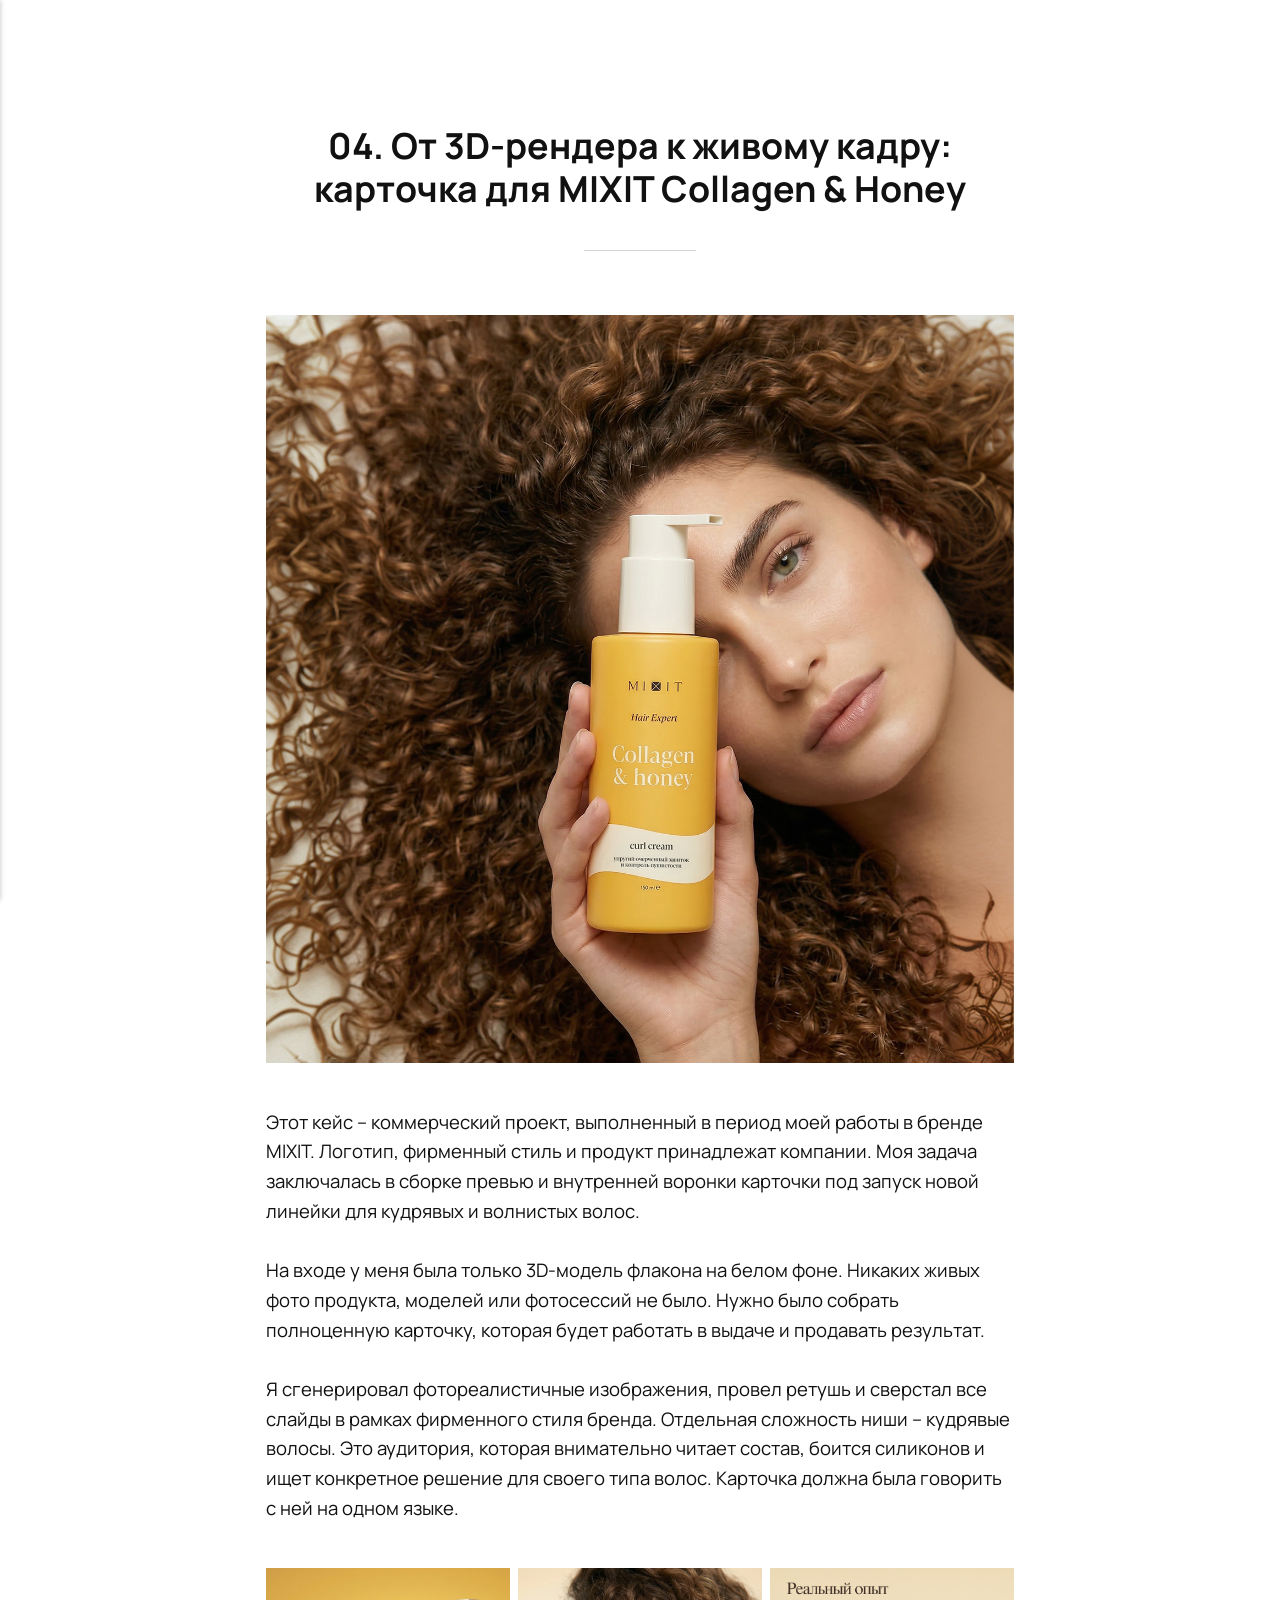
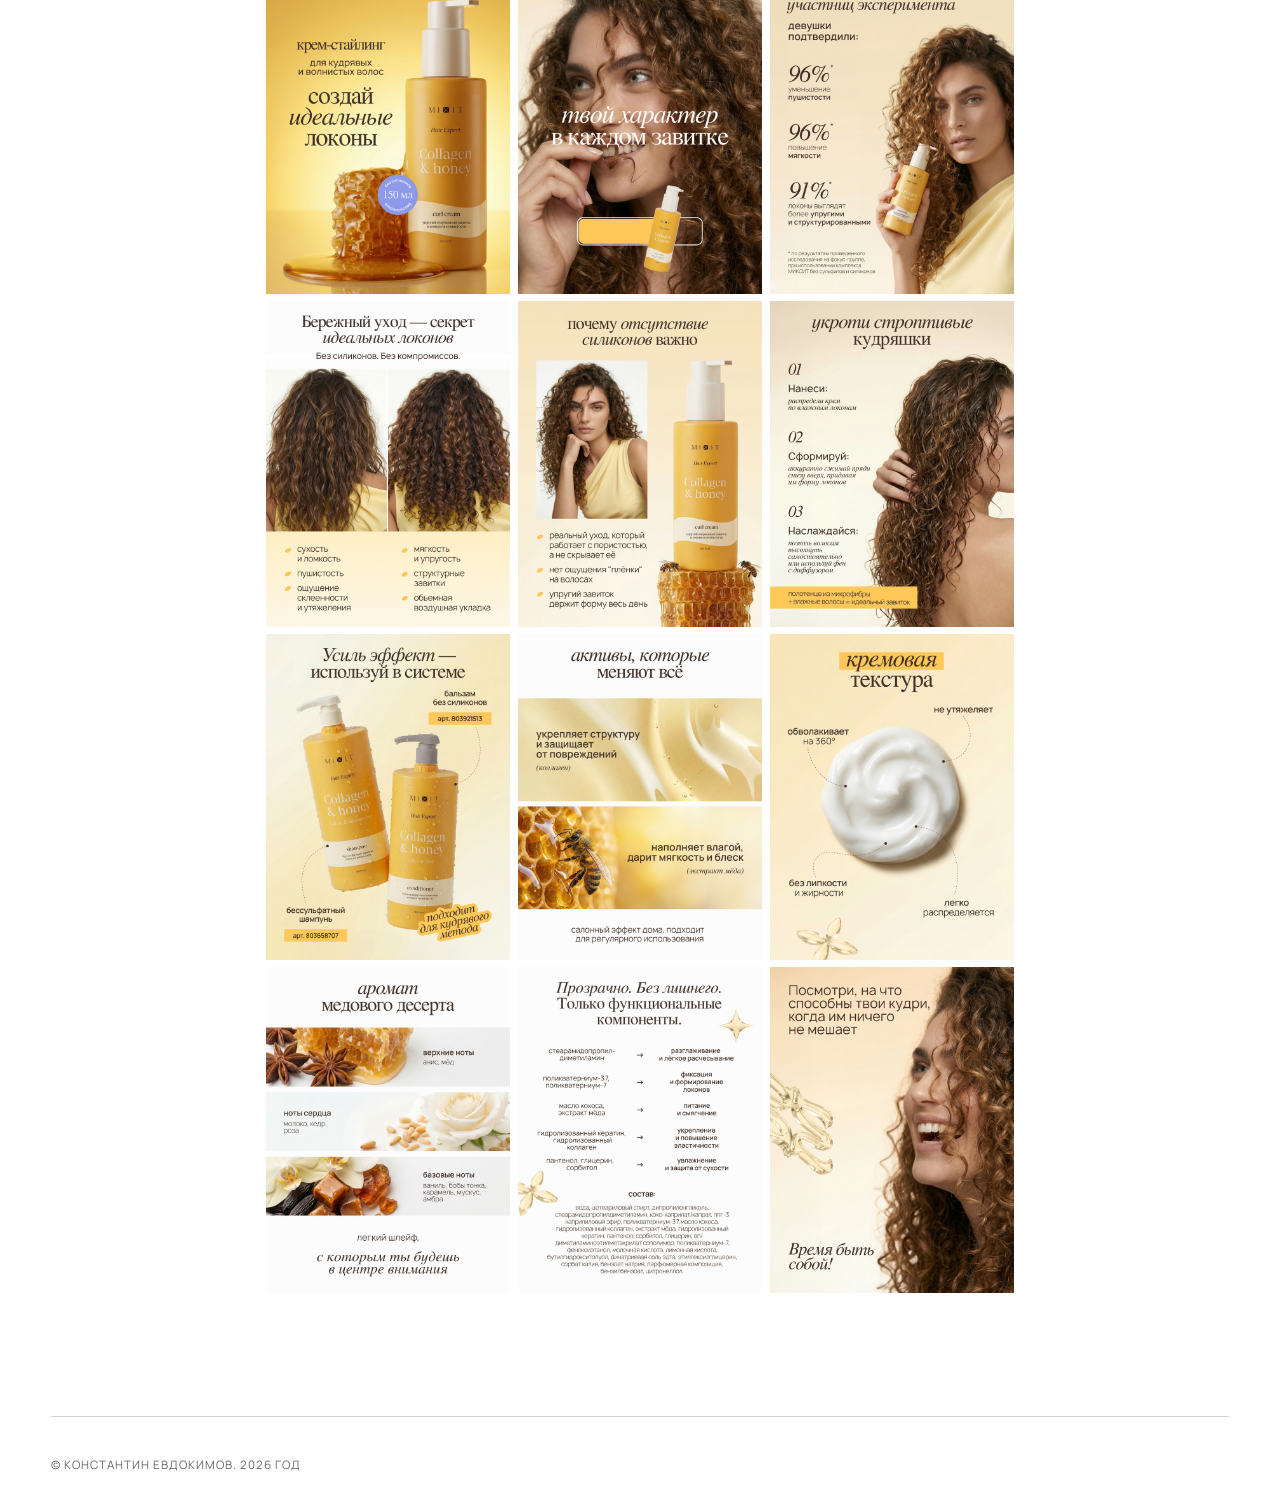
<file: prevyu-i-kartochka-tovara-dlya-tovara-kategorii-volosy/index.html>
<!DOCTYPE html><html lang="ru"><head><meta charset="utf-8"><meta http-equiv="X-UA-Compatible" content="IE=edge"><meta name="viewport" content="width=device-width,initial-scale=1"><title>04. От 3D-рендера к живому кадру: карточка для MIXIT Collagen &amp; Honey - Константин Евдокимов</title><meta name="description" content="Этот кейс – коммерческий проект, выполненный в период моей работы в бренде MIXIT. Логотип,&amp;hellip;"><meta name="generator" content="Publii Open-Source CMS for Static Site"><link rel="canonical" href="https://e-codo.github.io/design/prevyu-i-kartochka-tovara-dlya-tovara-kategorii-volosy/"><link rel="alternate" type="application/atom+xml" href="https://e-codo.github.io/design/feed.xml" title="Константин Евдокимов - RSS"><link rel="alternate" type="application/json" href="https://e-codo.github.io/design/feed.json" title="Константин Евдокимов - JSON"><meta property="og:title" content="04. От 3D-рендера к живому кадру: карточка для MIXIT Collagen &amp; Honey"><meta property="og:image" content="https://e-codo.github.io/design/media/posts/9/41-2.png"><meta property="og:image:width" content="1419"><meta property="og:image:height" content="1419"><meta property="og:site_name" content="Константин Евдокимов"><meta property="og:description" content="Этот кейс – коммерческий проект, выполненный в период моей работы в бренде MIXIT. Логотип,&amp;hellip;"><meta property="og:url" content="https://e-codo.github.io/design/prevyu-i-kartochka-tovara-dlya-tovara-kategorii-volosy/"><meta property="og:type" content="article"><link rel="shortcut icon" href="https://e-codo.github.io/design/media/website/favicon.png" type="image/x-icon"><link rel="preload" href="https://e-codo.github.io/design/assets/dynamic/fonts/manrope/manrope.woff2" as="font" type="font/woff2" crossorigin><link rel="stylesheet" href="https://e-codo.github.io/design/assets/css/style.css?v&#x3D;6a13f84dae1bd70d0f544b61544b8ac1"><script type="application/ld+json">{"@context":"http://schema.org","@type":"Article","mainEntityOfPage":{"@type":"WebPage","@id":"https://e-codo.github.io/design/prevyu-i-kartochka-tovara-dlya-tovara-kategorii-volosy/"},"headline":"04. От 3D-рендера к живому кадру: карточка для MIXIT Collagen & Honey","datePublished":"2026-11-17T00:49+05:00","dateModified":"2026-11-19T10:35+05:00","image":{"@type":"ImageObject","url":"https://e-codo.github.io/design/media/posts/9/41-2.png","height":1419,"width":1419},"description":"Этот кейс – коммерческий проект, выполненный в период моей работы в бренде MIXIT. Логотип,&hellip;","author":{"@type":"Person","name":"Константин Евдокимов","url":"https://e-codo.github.io/design/authors/konstantin-evdokimov/"},"publisher":{"@type":"Organization","name":"Константин Евдокимов","logo":{"@type":"ImageObject","url":"https://e-codo.github.io/design/media/website/253.svg","height":76,"width":140}}}</script><noscript><style>img[loading] {
                    opacity: 1;
                }</style></noscript><link rel="stylesheet" href="https://e-codo.github.io/design/media/plugins/coreLightboxGallery/photoswipe.min.css"><style>:root {
		       	 --pswp-bg: #000000;
					 --pswp-placeholder-bg: rgba(38, 40, 44, 1);
					 --pswp-ui-bg: rgba(38, 40, 44, .5);
                --pswp-ui-color: #ffffff;
                --pswp-icon-stroke-width: 2;
                --pswp-icon-size: 24px;
            }

				.pswp--zoomed-in .pswp__zoom-icn-bar-v {
					display: none;
				}</style></head><body class="post-template"><div class="container"><header class="header" id="js-header"><a href="https://e-codo.github.io/design/" class="logo"><img src="https://e-codo.github.io/design/media/website/253.svg" alt="Константин Евдокимов" width="140" height="76"></a><nav class="navbar js-navbar"><button class="navbar__toggle js-toggle" aria-label="Меню"><span class="navbar__toggle-box"><span class="navbar__toggle-inner">Меню</span></span></button><ul class="navbar__menu"><li><a href="https://e-codo.github.io/design/" target="_self">Главная</a></li><li><span class="is-separator">Обо мне</span></li><li><span class="is-separator">Связь</span></li></ul></nav></header><main class="post"><article class="content wrapper"><header class="hero"><h1 class="content__title">04. От 3D-рендера к живому кадру: карточка для MIXIT Collagen &amp; Honey</h1></header><figure class="content__featured-image post__image--normal"><img src="https://e-codo.github.io/design/media/posts/9/41-2.png" srcset="https://e-codo.github.io/design/media/posts/9/responsive/41-2-xs.webp 300w, https://e-codo.github.io/design/media/posts/9/responsive/41-2-sm.webp 480w, https://e-codo.github.io/design/media/posts/9/responsive/41-2-md.webp 768w, https://e-codo.github.io/design/media/posts/9/responsive/41-2-lg.webp 1024w, https://e-codo.github.io/design/media/posts/9/responsive/41-2-xl.webp 1360w, https://e-codo.github.io/design/media/posts/9/responsive/41-2-2xl.webp 1600w, https://e-codo.github.io/design/media/posts/9/responsive/41-2-sm2.webp 375w" sizes="(max-width: 1600px) 100vw, 1600px" loading="eager" height="1419" width="1419" alt=""></figure><div class="content__entry"><p>Этот кейс – коммерческий проект, выполненный в период моей работы в бренде MIXIT. Логотип, фирменный стиль и продукт принадлежат компании. Моя задача заключалась в сборке превью и внутренней воронки карточки под запуск новой линейки для кудрявых и волнистых волос.</p><p>На входе у меня была только 3D-модель флакона на белом фоне. Никаких живых фото продукта, моделей или фотосессий не было. Нужно было собрать полноценную карточку, которая будет работать в выдаче и продавать результат.</p><p>Я сгенерировал фотореалистичные изображения, провел ретушь и сверстал все слайды в рамках фирменного стиля бренда. Отдельная сложность ниши – кудрявые волосы. Это аудитория, которая внимательно читает состав, боится силиконов и ищет конкретное решение для своего типа волос. Карточка должна была говорить с ней на одном языке.</p><div class="gallery-wrapper"><div class="gallery" data-columns="3"><figure class="gallery__item"><a href="https://e-codo.github.io/design/media/posts/9/gallery/SKUA001010200_PREV_A1_29.06.26.jpg" data-pswp-width="900" data-pswp-height="1200"><img loading="lazy" src="https://e-codo.github.io/design/media/posts/9/gallery/SKUA001010200_PREV_A1_29.06.26-thumbnail.webp" height="1024" width="768" alt=""></a></figure><figure class="gallery__item"><a href="https://e-codo.github.io/design/media/posts/9/gallery/SKUA001010200_LIST_A1_23.03.26.jpg" data-pswp-width="900" data-pswp-height="1200"><img loading="lazy" src="https://e-codo.github.io/design/media/posts/9/gallery/SKUA001010200_LIST_A1_23.03.26-thumbnail.webp" height="1024" width="768" alt=""></a></figure><figure class="gallery__item"><a href="https://e-codo.github.io/design/media/posts/9/gallery/SKUA001010200_LIST_A2_23.03.26.jpg" data-pswp-width="900" data-pswp-height="1200"><img loading="lazy" src="https://e-codo.github.io/design/media/posts/9/gallery/SKUA001010200_LIST_A2_23.03.26-thumbnail.webp" height="1024" width="768" alt=""></a></figure><figure class="gallery__item"><a href="https://e-codo.github.io/design/media/posts/9/gallery/SKUA001010200_LIST_A3_23.03.26.jpg" data-pswp-width="900" data-pswp-height="1200"><img loading="lazy" src="https://e-codo.github.io/design/media/posts/9/gallery/SKUA001010200_LIST_A3_23.03.26-thumbnail.webp" height="1024" width="768" alt=""></a></figure><figure class="gallery__item"><a href="https://e-codo.github.io/design/media/posts/9/gallery/SKUA001010200_LIST_A4_23.03.26.jpg" data-pswp-width="900" data-pswp-height="1200"><img loading="lazy" src="https://e-codo.github.io/design/media/posts/9/gallery/SKUA001010200_LIST_A4_23.03.26-thumbnail.webp" height="1024" width="768" alt=""></a></figure><figure class="gallery__item"><a href="https://e-codo.github.io/design/media/posts/9/gallery/SKUA001010200_LIST_A5_23.03.26.jpg" data-pswp-width="900" data-pswp-height="1200"><img loading="lazy" src="https://e-codo.github.io/design/media/posts/9/gallery/SKUA001010200_LIST_A5_23.03.26-thumbnail.webp" height="1024" width="768" alt=""></a></figure><figure class="gallery__item"><a href="https://e-codo.github.io/design/media/posts/9/gallery/SKUA001010200_LIST_A6_23.03.26.jpg" data-pswp-width="900" data-pswp-height="1200"><img loading="lazy" src="https://e-codo.github.io/design/media/posts/9/gallery/SKUA001010200_LIST_A6_23.03.26-thumbnail.webp" height="1024" width="768" alt=""></a></figure><figure class="gallery__item"><a href="https://e-codo.github.io/design/media/posts/9/gallery/SKUA001010200_LIST_A7_23.03.26.jpg" data-pswp-width="900" data-pswp-height="1200"><img loading="lazy" src="https://e-codo.github.io/design/media/posts/9/gallery/SKUA001010200_LIST_A7_23.03.26-thumbnail.webp" height="1024" width="768" alt=""></a></figure><figure class="gallery__item"><a href="https://e-codo.github.io/design/media/posts/9/gallery/SKUA001010200_LIST_A8_23.03.26.jpg" data-pswp-width="900" data-pswp-height="1200"><img loading="lazy" src="https://e-codo.github.io/design/media/posts/9/gallery/SKUA001010200_LIST_A8_23.03.26-thumbnail.webp" height="1024" width="768" alt=""></a></figure><figure class="gallery__item"><a href="https://e-codo.github.io/design/media/posts/9/gallery/SKUA001010200_LIST_A9_23.03.26.jpg" data-pswp-width="900" data-pswp-height="1200"><img loading="lazy" src="https://e-codo.github.io/design/media/posts/9/gallery/SKUA001010200_LIST_A9_23.03.26-thumbnail.webp" height="1024" width="768" alt=""></a></figure><figure class="gallery__item"><a href="https://e-codo.github.io/design/media/posts/9/gallery/SKUA001010200_LIST_A10_23.03.26.jpg" data-pswp-width="900" data-pswp-height="1200"><img loading="lazy" src="https://e-codo.github.io/design/media/posts/9/gallery/SKUA001010200_LIST_A10_23.03.26-thumbnail.webp" height="1024" width="768" alt=""></a></figure><figure class="gallery__item"><a href="https://e-codo.github.io/design/media/posts/9/gallery/SKUA001010200_LIST_A11_23.03.26.jpg" data-pswp-width="900" data-pswp-height="1200"><img loading="lazy" src="https://e-codo.github.io/design/media/posts/9/gallery/SKUA001010200_LIST_A11_23.03.26-thumbnail.webp" height="1024" width="768" alt=""></a></figure></div></div></div></article></main><footer class="footer"><div class="footer__copyright">© Константин Евдокимов. 2026 год</div></footer></div><script defer="defer" src="https://e-codo.github.io/design/assets/js/scripts.min.js?v&#x3D;1762f7ab131e33a4eb8fb224822de245"></script><script>window.publiiThemeMenuConfig={mobileMenuMode:'sidebar',animationSpeed:300,submenuWidth: 'auto',doubleClickTime:500,mobileMenuExpandableSubmenus:true,relatedContainerForOverlayMenuSelector:'.navbar'};</script><script>/*<![CDATA[*/var images=document.querySelectorAll("img[loading]");for(var i=0;i<images.length;i++){if(images[i].complete){images[i].classList.add("is-loaded")}else{images[i].addEventListener("load",function(){this.classList.add("is-loaded")},false)}};/*]]>*/</script><button onclick="scrollToTop()" id="scrollTopBtn" title="Наверх"><svg xmlns="http://www.w3.org/2000/svg" viewBox="0 0 24 24"><polyline points="18 15 12 9 6 15" fill="none" stroke-width="2" stroke-linecap="round" stroke-linejoin="round"/></svg></button><script>// Показывать кнопку при прокрутке вниз
    const scrollTopBtn = document.getElementById("scrollTopBtn");
    window.onscroll = function () {
        if (document.body.scrollTop > 100 || document.documentElement.scrollTop > 100) {
            scrollTopBtn.classList.add("show");
        } else {
            scrollTopBtn.classList.remove("show");
        }
    };

    // Плавная прокрутка наверх
    function scrollToTop() {
        window.scrollTo({
            top: 0,
            behavior: "smooth"
        });
    }</script><script type="module">import PhotoSwipeLightbox from "https://e-codo.github.io/design/media/plugins/coreLightboxGallery/photoswipe-lightbox.esm.min.js";
				 const galleries = document.querySelectorAll('.gallery');
				 galleries.forEach(gallery => {
					  const lightboxOptions = {"children":"figure","mainClass":"pswp--custom-bg","showHideAnimationType":"zoom","showAnimationDuration":222,"hideAnimationDuration":222,"easing":"cubic-bezier(.4,0,.22,1)","initialZoomLevel":"fit","secondaryZoomLevel":1.1,"imageClickAction":"zoom-or-close","spacing":0.1,"loop":true,"wheelToZoom":false,"escKey":true,"arrowKeys":true,"padding":{"top":0,"bottom":0,"left":0,"right":0},"arrowPrev":true,"arrowNext":true,"close":true,"zoom":false,"counter":true,"preload":[1,2],"bgOpacity":0.9,"closeTitle":"Закрыть","zoomTitle":"Увеличить","arrowPrevTitle":"Предыдущий","arrowNextTitle":"Следующий","errorMsg":"Ошибка загрузки","indexIndicatorSep":" / ","arrowPrevSVG":"\u003Csvg viewBox=\"0 0 24 24\" stroke=\"currentColor\" stroke-linecap=\"round\" stroke-linejoin=\"round\" fill=\"none\" class=\"pswp__icn\" aria-hidden=\"true\"\u003E\u003Cpath d=\"M21 12L3 12M3 12L11.5 3.5M3 12L11.5 20.5\"\u003E\u003C/path\u003E\u003C/svg\u003E","arrowNextSVG":"\u003Csvg viewBox=\"0 0 24 24\" stroke=\"currentColor\" stroke-linecap=\"round\" stroke-linejoin=\"round\" fill=\"none\" class=\"pswp__icn\" aria-hidden=\"true\"\u003E\u003Cpath d=\"M21 12L3 12M3 12L11.5 3.5M3 12L11.5 20.5\"\u003E\u003C/path\u003E\u003C/svg\u003E","closeSVG":"\u003Csvg viewBox=\"0 0 24 24\" stroke=\"currentColor\" stroke-linecap=\"round\" stroke-linejoin=\"round\" fill=\"none\" class=\"pswp__icn\" aria-hidden=\"true\"\u003E\u003Cpath d=\"M6.75827 17.2426L12.0009 12M17.2435 6.75736L12.0009 12M12.0009 12L6.75827 6.75736M12.0009 12L17.2435 17.2426\"\u003E\u003C/path\u003E\u003C/svg\u003E"};
					  lightboxOptions.gallery = gallery;
					  lightboxOptions.pswpModule = () => import("https://e-codo.github.io/design/media/plugins/coreLightboxGallery/photoswipe.esm.min.js");
					  const lightbox = new PhotoSwipeLightbox(lightboxOptions);
					  
				 lightbox.on('uiRegister', () => {
					  
				 lightbox.pswp.ui.registerElement({
					  name: 'custom-caption',
					  order: 9,
					  isButton: false,
					  appendTo: 'root',
					  html: '',
					  onInit: (el, pswp) => {
							pswp.on('change', () => {
								 const currSlideElement = pswp.currSlide.data.element.closest('figure');
								 let captionHTML = '';
								 if (currSlideElement) {
									  const figCaption = currSlideElement.querySelector('figcaption');
									  if (figCaption) {
											captionHTML = figCaption.innerHTML;
									  } else {
											captionHTML = currSlideElement.querySelector('img')?.getAttribute('alt') || '';
									  }
								 }
								 if (captionHTML.trim()) {
									  el.innerHTML = captionHTML;
									  el.classList.remove('hidden-caption-content'); 
								 } else {
									  el.innerHTML = '';
									  el.classList.add('hidden-caption-content'); 
								 }
							});
					  }
				 });
			
				 });
			
					  
			 lightbox.on('afterInit', () => {
				  const dialog = lightbox.pswp?.element;
				  if (dialog) {
						dialog.setAttribute('aria-modal', 'true');
						dialog.setAttribute('aria-label', "Галерея");
				  }
			 });
		
					  lightbox.init();
				 });</script></body></html>
</file>
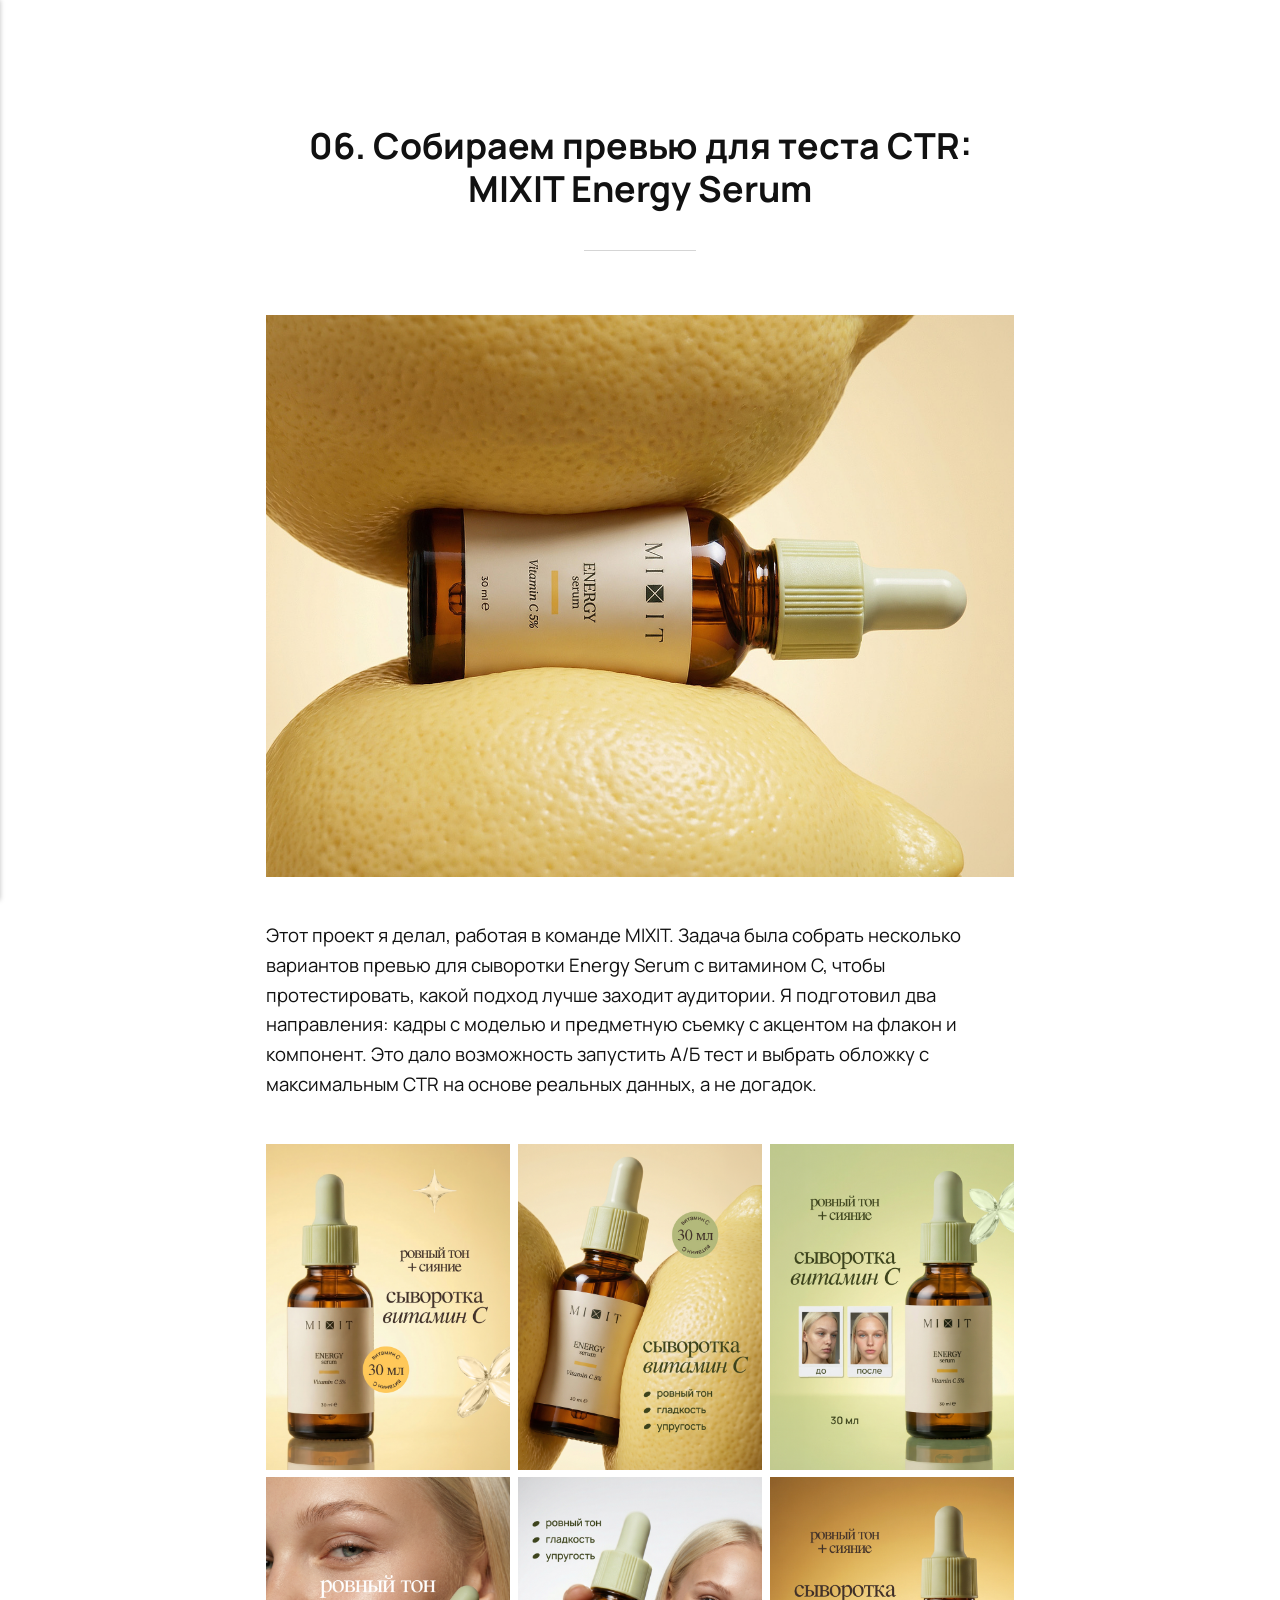
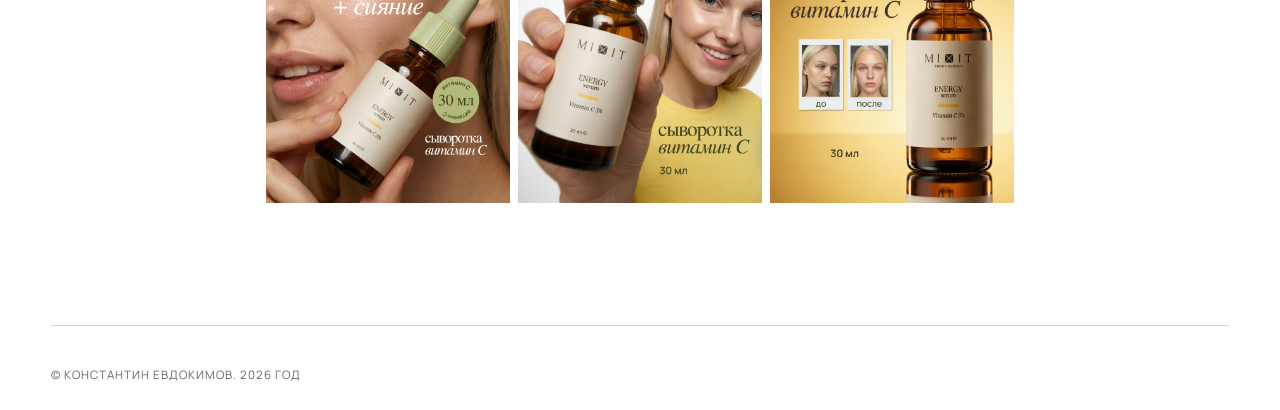
<file: sobiraem-prevyu-dlya-testa-ctr-mixit-energy-serum/index.html>
<!DOCTYPE html><html lang="ru"><head><meta charset="utf-8"><meta http-equiv="X-UA-Compatible" content="IE=edge"><meta name="viewport" content="width=device-width,initial-scale=1"><title>06. Собираем превью для теста CTR: MIXIT Energy Serum - Константин Евдокимов</title><meta name="description" content="Этот проект я делал, работая в команде MIXIT. Задача была собрать несколько вариантов превью&amp;hellip;"><meta name="generator" content="Publii Open-Source CMS for Static Site"><link rel="canonical" href="https://e-codo.github.io/design/sobiraem-prevyu-dlya-testa-ctr-mixit-energy-serum/"><link rel="alternate" type="application/atom+xml" href="https://e-codo.github.io/design/feed.xml" title="Константин Евдокимов - RSS"><link rel="alternate" type="application/json" href="https://e-codo.github.io/design/feed.json" title="Константин Евдокимов - JSON"><meta property="og:title" content="06. Собираем превью для теста CTR: MIXIT Energy Serum"><meta property="og:image" content="https://e-codo.github.io/design/media/posts/12/523.jpg"><meta property="og:image:width" content="1419"><meta property="og:image:height" content="1065"><meta property="og:site_name" content="Константин Евдокимов"><meta property="og:description" content="Этот проект я делал, работая в команде MIXIT. Задача была собрать несколько вариантов превью&amp;hellip;"><meta property="og:url" content="https://e-codo.github.io/design/sobiraem-prevyu-dlya-testa-ctr-mixit-energy-serum/"><meta property="og:type" content="article"><link rel="shortcut icon" href="https://e-codo.github.io/design/media/website/favicon.png" type="image/x-icon"><link rel="preload" href="https://e-codo.github.io/design/assets/dynamic/fonts/manrope/manrope.woff2" as="font" type="font/woff2" crossorigin><link rel="stylesheet" href="https://e-codo.github.io/design/assets/css/style.css?v&#x3D;6a13f84dae1bd70d0f544b61544b8ac1"><script type="application/ld+json">{"@context":"http://schema.org","@type":"Article","mainEntityOfPage":{"@type":"WebPage","@id":"https://e-codo.github.io/design/sobiraem-prevyu-dlya-testa-ctr-mixit-energy-serum/"},"headline":"06. Собираем превью для теста CTR: MIXIT Energy Serum","datePublished":"2026-11-19T01:26+05:00","dateModified":"2026-11-19T01:29+05:00","image":{"@type":"ImageObject","url":"https://e-codo.github.io/design/media/posts/12/523.jpg","height":1065,"width":1419},"description":"Этот проект я делал, работая в команде MIXIT. Задача была собрать несколько вариантов превью&hellip;","author":{"@type":"Person","name":"Константин Евдокимов","url":"https://e-codo.github.io/design/authors/konstantin-evdokimov/"},"publisher":{"@type":"Organization","name":"Константин Евдокимов","logo":{"@type":"ImageObject","url":"https://e-codo.github.io/design/media/website/253.svg","height":76,"width":140}}}</script><noscript><style>img[loading] {
                    opacity: 1;
                }</style></noscript><link rel="stylesheet" href="https://e-codo.github.io/design/media/plugins/coreLightboxGallery/photoswipe.min.css"><style>:root {
		       	 --pswp-bg: #000000;
					 --pswp-placeholder-bg: rgba(38, 40, 44, 1);
					 --pswp-ui-bg: rgba(38, 40, 44, .5);
                --pswp-ui-color: #ffffff;
                --pswp-icon-stroke-width: 2;
                --pswp-icon-size: 24px;
            }

				.pswp--zoomed-in .pswp__zoom-icn-bar-v {
					display: none;
				}</style></head><body class="post-template"><div class="container"><header class="header" id="js-header"><a href="https://e-codo.github.io/design/" class="logo"><img src="https://e-codo.github.io/design/media/website/253.svg" alt="Константин Евдокимов" width="140" height="76"></a><nav class="navbar js-navbar"><button class="navbar__toggle js-toggle" aria-label="Меню"><span class="navbar__toggle-box"><span class="navbar__toggle-inner">Меню</span></span></button><ul class="navbar__menu"><li><a href="https://e-codo.github.io/design/" target="_self">Главная</a></li><li><span class="is-separator">Обо мне</span></li><li><span class="is-separator">Связь</span></li></ul></nav></header><main class="post"><article class="content wrapper"><header class="hero"><h1 class="content__title">06. Собираем превью для теста CTR: MIXIT Energy Serum</h1></header><figure class="content__featured-image post__image--normal"><img src="https://e-codo.github.io/design/media/posts/12/523.jpg" srcset="https://e-codo.github.io/design/media/posts/12/responsive/523-xs.webp 300w, https://e-codo.github.io/design/media/posts/12/responsive/523-sm.webp 480w, https://e-codo.github.io/design/media/posts/12/responsive/523-md.webp 768w, https://e-codo.github.io/design/media/posts/12/responsive/523-lg.webp 1024w, https://e-codo.github.io/design/media/posts/12/responsive/523-xl.webp 1360w, https://e-codo.github.io/design/media/posts/12/responsive/523-2xl.webp 1600w, https://e-codo.github.io/design/media/posts/12/responsive/523-sm2.webp 375w" sizes="(max-width: 1600px) 100vw, 1600px" loading="eager" height="1065" width="1419" alt=""></figure><div class="content__entry"><p>Этот проект я делал, работая в команде MIXIT. Задача была собрать несколько вариантов превью для сыворотки Energy Serum с витамином С, чтобы протестировать, какой подход лучше заходит аудитории. Я подготовил два направления: кадры с моделью и предметную съемку с акцентом на флакон и компонент. Это дало возможность запустить А/Б тест и выбрать обложку с максимальным CTR на основе реальных данных, а не догадок.</p><div class="gallery-wrapper"><div class="gallery" data-columns="3"><figure class="gallery__item"><a href="https://e-codo.github.io/design/media/posts/12/gallery/SKUA000008500_PREV_A3_25.03.26.jpg" data-pswp-width="900" data-pswp-height="1200"><img loading="lazy" src="https://e-codo.github.io/design/media/posts/12/gallery/SKUA000008500_PREV_A3_25.03.26-thumbnail.webp" height="1024" width="768" alt=""></a></figure><figure class="gallery__item"><a href="https://e-codo.github.io/design/media/posts/12/gallery/SKUA000008500_PREV_A4_25.03.26.jpg" data-pswp-width="900" data-pswp-height="1200"><img loading="lazy" src="https://e-codo.github.io/design/media/posts/12/gallery/SKUA000008500_PREV_A4_25.03.26-thumbnail.webp" height="1024" width="768" alt=""></a></figure><figure class="gallery__item"><a href="https://e-codo.github.io/design/media/posts/12/gallery/SKUA000008500_PREV_A5_25.03.26.jpg" data-pswp-width="900" data-pswp-height="1200"><img loading="lazy" src="https://e-codo.github.io/design/media/posts/12/gallery/SKUA000008500_PREV_A5_25.03.26-thumbnail.webp" height="1024" width="768" alt=""></a></figure><figure class="gallery__item"><a href="https://e-codo.github.io/design/media/posts/12/gallery/SKUA000008500_PREV_A6_25.03.26.jpg" data-pswp-width="900" data-pswp-height="1200"><img loading="lazy" src="https://e-codo.github.io/design/media/posts/12/gallery/SKUA000008500_PREV_A6_25.03.26-thumbnail.webp" height="1024" width="768" alt=""></a></figure><figure class="gallery__item"><a href="https://e-codo.github.io/design/media/posts/12/gallery/SKUA000008500_PREV_A9_25.03.26.jpg" data-pswp-width="900" data-pswp-height="1200"><img loading="lazy" src="https://e-codo.github.io/design/media/posts/12/gallery/SKUA000008500_PREV_A9_25.03.26-thumbnail.webp" height="1024" width="768" alt=""></a></figure><figure class="gallery__item"><a href="https://e-codo.github.io/design/media/posts/12/gallery/SKUA000008500_PREV_A10_25.03.26.jpg" data-pswp-width="900" data-pswp-height="1200"><img loading="lazy" src="https://e-codo.github.io/design/media/posts/12/gallery/SKUA000008500_PREV_A10_25.03.26-thumbnail.webp" height="1024" width="768" alt=""></a></figure></div></div></div></article></main><footer class="footer"><div class="footer__copyright">© Константин Евдокимов. 2026 год</div></footer></div><script defer="defer" src="https://e-codo.github.io/design/assets/js/scripts.min.js?v&#x3D;1762f7ab131e33a4eb8fb224822de245"></script><script>window.publiiThemeMenuConfig={mobileMenuMode:'sidebar',animationSpeed:300,submenuWidth: 'auto',doubleClickTime:500,mobileMenuExpandableSubmenus:true,relatedContainerForOverlayMenuSelector:'.navbar'};</script><script>/*<![CDATA[*/var images=document.querySelectorAll("img[loading]");for(var i=0;i<images.length;i++){if(images[i].complete){images[i].classList.add("is-loaded")}else{images[i].addEventListener("load",function(){this.classList.add("is-loaded")},false)}};/*]]>*/</script><button onclick="scrollToTop()" id="scrollTopBtn" title="Наверх"><svg xmlns="http://www.w3.org/2000/svg" viewBox="0 0 24 24"><polyline points="18 15 12 9 6 15" fill="none" stroke-width="2" stroke-linecap="round" stroke-linejoin="round"/></svg></button><script>// Показывать кнопку при прокрутке вниз
    const scrollTopBtn = document.getElementById("scrollTopBtn");
    window.onscroll = function () {
        if (document.body.scrollTop > 100 || document.documentElement.scrollTop > 100) {
            scrollTopBtn.classList.add("show");
        } else {
            scrollTopBtn.classList.remove("show");
        }
    };

    // Плавная прокрутка наверх
    function scrollToTop() {
        window.scrollTo({
            top: 0,
            behavior: "smooth"
        });
    }</script><script type="module">import PhotoSwipeLightbox from "https://e-codo.github.io/design/media/plugins/coreLightboxGallery/photoswipe-lightbox.esm.min.js";
				 const galleries = document.querySelectorAll('.gallery');
				 galleries.forEach(gallery => {
					  const lightboxOptions = {"children":"figure","mainClass":"pswp--custom-bg","showHideAnimationType":"zoom","showAnimationDuration":222,"hideAnimationDuration":222,"easing":"cubic-bezier(.4,0,.22,1)","initialZoomLevel":"fit","secondaryZoomLevel":1.1,"imageClickAction":"zoom-or-close","spacing":0.1,"loop":true,"wheelToZoom":false,"escKey":true,"arrowKeys":true,"padding":{"top":0,"bottom":0,"left":0,"right":0},"arrowPrev":true,"arrowNext":true,"close":true,"zoom":false,"counter":true,"preload":[1,2],"bgOpacity":0.9,"closeTitle":"Закрыть","zoomTitle":"Увеличить","arrowPrevTitle":"Предыдущий","arrowNextTitle":"Следующий","errorMsg":"Ошибка загрузки","indexIndicatorSep":" / ","arrowPrevSVG":"\u003Csvg viewBox=\"0 0 24 24\" stroke=\"currentColor\" stroke-linecap=\"round\" stroke-linejoin=\"round\" fill=\"none\" class=\"pswp__icn\" aria-hidden=\"true\"\u003E\u003Cpath d=\"M21 12L3 12M3 12L11.5 3.5M3 12L11.5 20.5\"\u003E\u003C/path\u003E\u003C/svg\u003E","arrowNextSVG":"\u003Csvg viewBox=\"0 0 24 24\" stroke=\"currentColor\" stroke-linecap=\"round\" stroke-linejoin=\"round\" fill=\"none\" class=\"pswp__icn\" aria-hidden=\"true\"\u003E\u003Cpath d=\"M21 12L3 12M3 12L11.5 3.5M3 12L11.5 20.5\"\u003E\u003C/path\u003E\u003C/svg\u003E","closeSVG":"\u003Csvg viewBox=\"0 0 24 24\" stroke=\"currentColor\" stroke-linecap=\"round\" stroke-linejoin=\"round\" fill=\"none\" class=\"pswp__icn\" aria-hidden=\"true\"\u003E\u003Cpath d=\"M6.75827 17.2426L12.0009 12M17.2435 6.75736L12.0009 12M12.0009 12L6.75827 6.75736M12.0009 12L17.2435 17.2426\"\u003E\u003C/path\u003E\u003C/svg\u003E"};
					  lightboxOptions.gallery = gallery;
					  lightboxOptions.pswpModule = () => import("https://e-codo.github.io/design/media/plugins/coreLightboxGallery/photoswipe.esm.min.js");
					  const lightbox = new PhotoSwipeLightbox(lightboxOptions);
					  
				 lightbox.on('uiRegister', () => {
					  
				 lightbox.pswp.ui.registerElement({
					  name: 'custom-caption',
					  order: 9,
					  isButton: false,
					  appendTo: 'root',
					  html: '',
					  onInit: (el, pswp) => {
							pswp.on('change', () => {
								 const currSlideElement = pswp.currSlide.data.element.closest('figure');
								 let captionHTML = '';
								 if (currSlideElement) {
									  const figCaption = currSlideElement.querySelector('figcaption');
									  if (figCaption) {
											captionHTML = figCaption.innerHTML;
									  } else {
											captionHTML = currSlideElement.querySelector('img')?.getAttribute('alt') || '';
									  }
								 }
								 if (captionHTML.trim()) {
									  el.innerHTML = captionHTML;
									  el.classList.remove('hidden-caption-content'); 
								 } else {
									  el.innerHTML = '';
									  el.classList.add('hidden-caption-content'); 
								 }
							});
					  }
				 });
			
				 });
			
					  
			 lightbox.on('afterInit', () => {
				  const dialog = lightbox.pswp?.element;
				  if (dialog) {
						dialog.setAttribute('aria-modal', 'true');
						dialog.setAttribute('aria-label', "Галерея");
				  }
			 });
		
					  lightbox.init();
				 });</script></body></html>
</file>
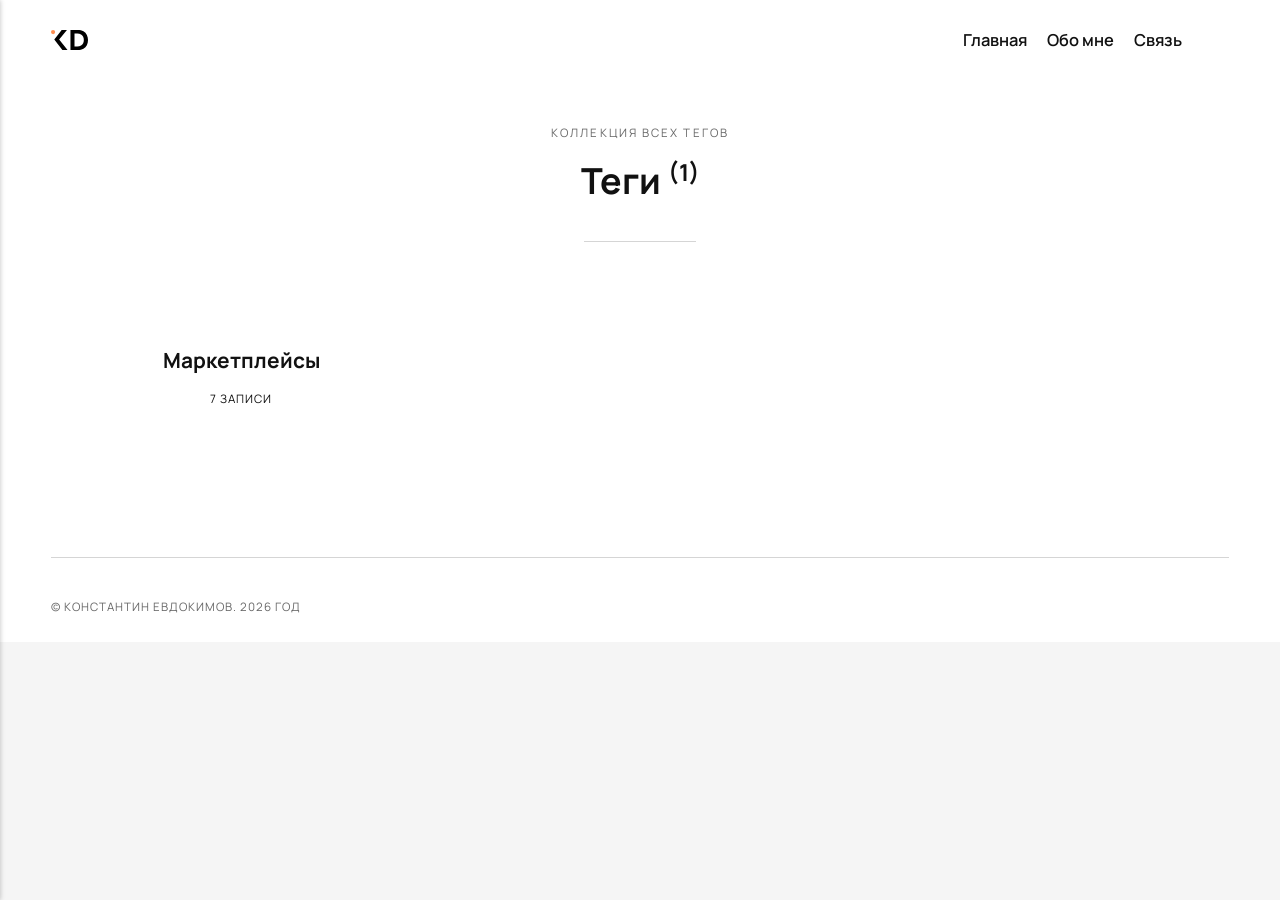
<file: tags/index.html>
<!DOCTYPE html><html lang="ru"><head><meta charset="utf-8"><meta http-equiv="X-UA-Compatible" content="IE=edge"><meta name="viewport" content="width=device-width,initial-scale=1"><title>All tags - Константин Евдокимов</title><meta name="robots" content="noindex, follow"><meta name="generator" content="Publii Open-Source CMS for Static Site"><link rel="alternate" type="application/atom+xml" href="https://e-codo.github.io/design/feed.xml" title="Константин Евдокимов - RSS"><link rel="alternate" type="application/json" href="https://e-codo.github.io/design/feed.json" title="Константин Евдокимов - JSON"><meta property="og:title" content="Константин Евдокимов"><meta property="og:image" content="https://e-codo.github.io/design/media/website/253.svg"><meta property="og:image:width" content="140"><meta property="og:image:height" content="76"><meta property="og:site_name" content="Константин Евдокимов"><meta property="og:description" content=""><meta property="og:url" content="https://e-codo.github.io/design/tags/"><meta property="og:type" content="website"><link rel="shortcut icon" href="https://e-codo.github.io/design/media/website/favicon.png" type="image/x-icon"><link rel="preload" href="https://e-codo.github.io/design/assets/dynamic/fonts/manrope/manrope.woff2" as="font" type="font/woff2" crossorigin><link rel="stylesheet" href="https://e-codo.github.io/design/assets/css/style.css?v&#x3D;6a13f84dae1bd70d0f544b61544b8ac1"><script type="application/ld+json">{"@context":"http://schema.org","@type":"Organization","name":"Константин Евдокимов","logo":"https://e-codo.github.io/design/media/website/253.svg","url":"https://e-codo.github.io/design/"}</script><noscript><style>img[loading] {
                    opacity: 1;
                }</style></noscript></head><body class="tags-template"><div class="container"><header class="header" id="js-header"><a href="https://e-codo.github.io/design/" class="logo"><img src="https://e-codo.github.io/design/media/website/253.svg" alt="Константин Евдокимов" width="140" height="76"></a><nav class="navbar js-navbar"><button class="navbar__toggle js-toggle" aria-label="Меню"><span class="navbar__toggle-box"><span class="navbar__toggle-inner">Меню</span></span></button><ul class="navbar__menu"><li><a href="https://e-codo.github.io/design/" target="_self">Главная</a></li><li><span class="is-separator">Обо мне</span></li><li><span class="is-separator">Связь</span></li></ul></nav></header><main class="page page--tags"><section class="hero wrapper"><p>Коллекция всех тегов</p><h1>Теги <sup>(1)</sup></h1></section><ul class="l-col l-col--3"><li class="c-card"><a href="https://e-codo.github.io/design/tags/marketpleysy/" class="c-card__link"><div class="c-card__body"><div class="c-card__text"><h2>Маркетплейсы</h2><span>7 Записи</span></div></div></a></li></ul></main><footer class="footer"><div class="footer__copyright">© Константин Евдокимов. 2026 год</div></footer></div><script defer="defer" src="https://e-codo.github.io/design/assets/js/scripts.min.js?v&#x3D;1762f7ab131e33a4eb8fb224822de245"></script><script>window.publiiThemeMenuConfig={mobileMenuMode:'sidebar',animationSpeed:300,submenuWidth: 'auto',doubleClickTime:500,mobileMenuExpandableSubmenus:true,relatedContainerForOverlayMenuSelector:'.navbar'};</script><script defer="defer" src="https://e-codo.github.io/design/assets/js/isotope.pkgd.min.js?v&#x3D;2afcff647ed260006faa71c8e779e8d4"></script><script>window.addEventListener("DOMContentLoaded",function(){var j=new Isotope(".l-col",{itemSelector:".c-card",percentPosition:true,layoutMode:"masonry",transitionDuration:"0.5s",masonry:{columnWidth:".c-card"}});var g=document.querySelector(".filter__button-group");if(g){g.addEventListener("click",function(i){if(!matchesSelector(i.target,"button")){return}var k=i.target.getAttribute("data-filter");j.arrange({filter:k})});var b=document.querySelectorAll(".filter__button-group");for(var c=0,e=b.length;c<e;c++){var d=b[c];h(d)}function h(i){i.addEventListener("click",function(k){if(!matchesSelector(k.target,"button")){return}var m=i.querySelector(".is-active");if(m){m.classList.remove("is-active");m.setAttribute("aria-pressed","false")}k.target.classList.add("is-active");k.target.setAttribute("aria-pressed","true")})}}var a=document.querySelector(".l-col");var f=document.querySelectorAll(".c-card");a.classList.add("is-visible");j.revealItemElements(f)});</script><script>/*<![CDATA[*/var images=document.querySelectorAll("img[loading]");for(var i=0;i<images.length;i++){if(images[i].complete){images[i].classList.add("is-loaded")}else{images[i].addEventListener("load",function(){this.classList.add("is-loaded")},false)}};/*]]>*/</script><button onclick="scrollToTop()" id="scrollTopBtn" title="Наверх"><svg xmlns="http://www.w3.org/2000/svg" viewBox="0 0 24 24"><polyline points="18 15 12 9 6 15" fill="none" stroke-width="2" stroke-linecap="round" stroke-linejoin="round"/></svg></button><script>// Показывать кнопку при прокрутке вниз
    const scrollTopBtn = document.getElementById("scrollTopBtn");
    window.onscroll = function () {
        if (document.body.scrollTop > 100 || document.documentElement.scrollTop > 100) {
            scrollTopBtn.classList.add("show");
        } else {
            scrollTopBtn.classList.remove("show");
        }
    };

    // Плавная прокрутка наверх
    function scrollToTop() {
        window.scrollTo({
            top: 0,
            behavior: "smooth"
        });
    }</script></body></html>
</file>
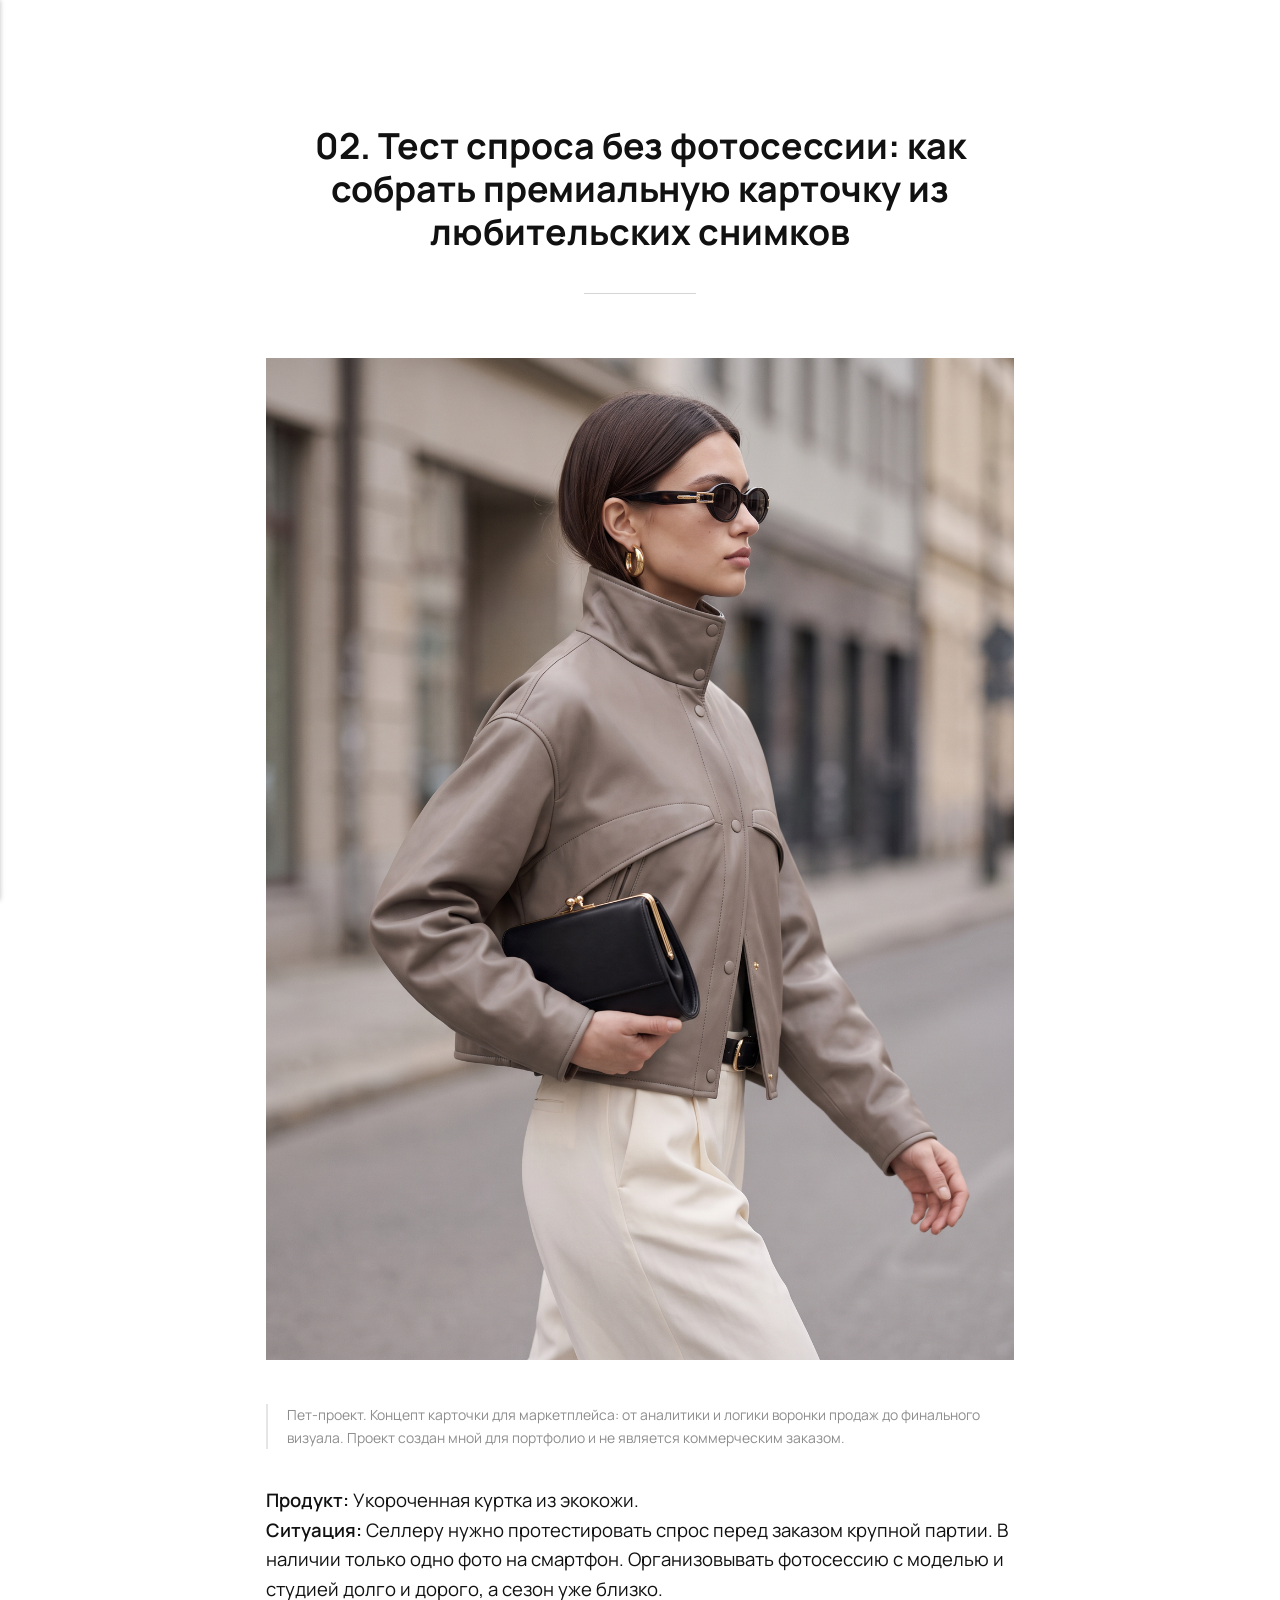
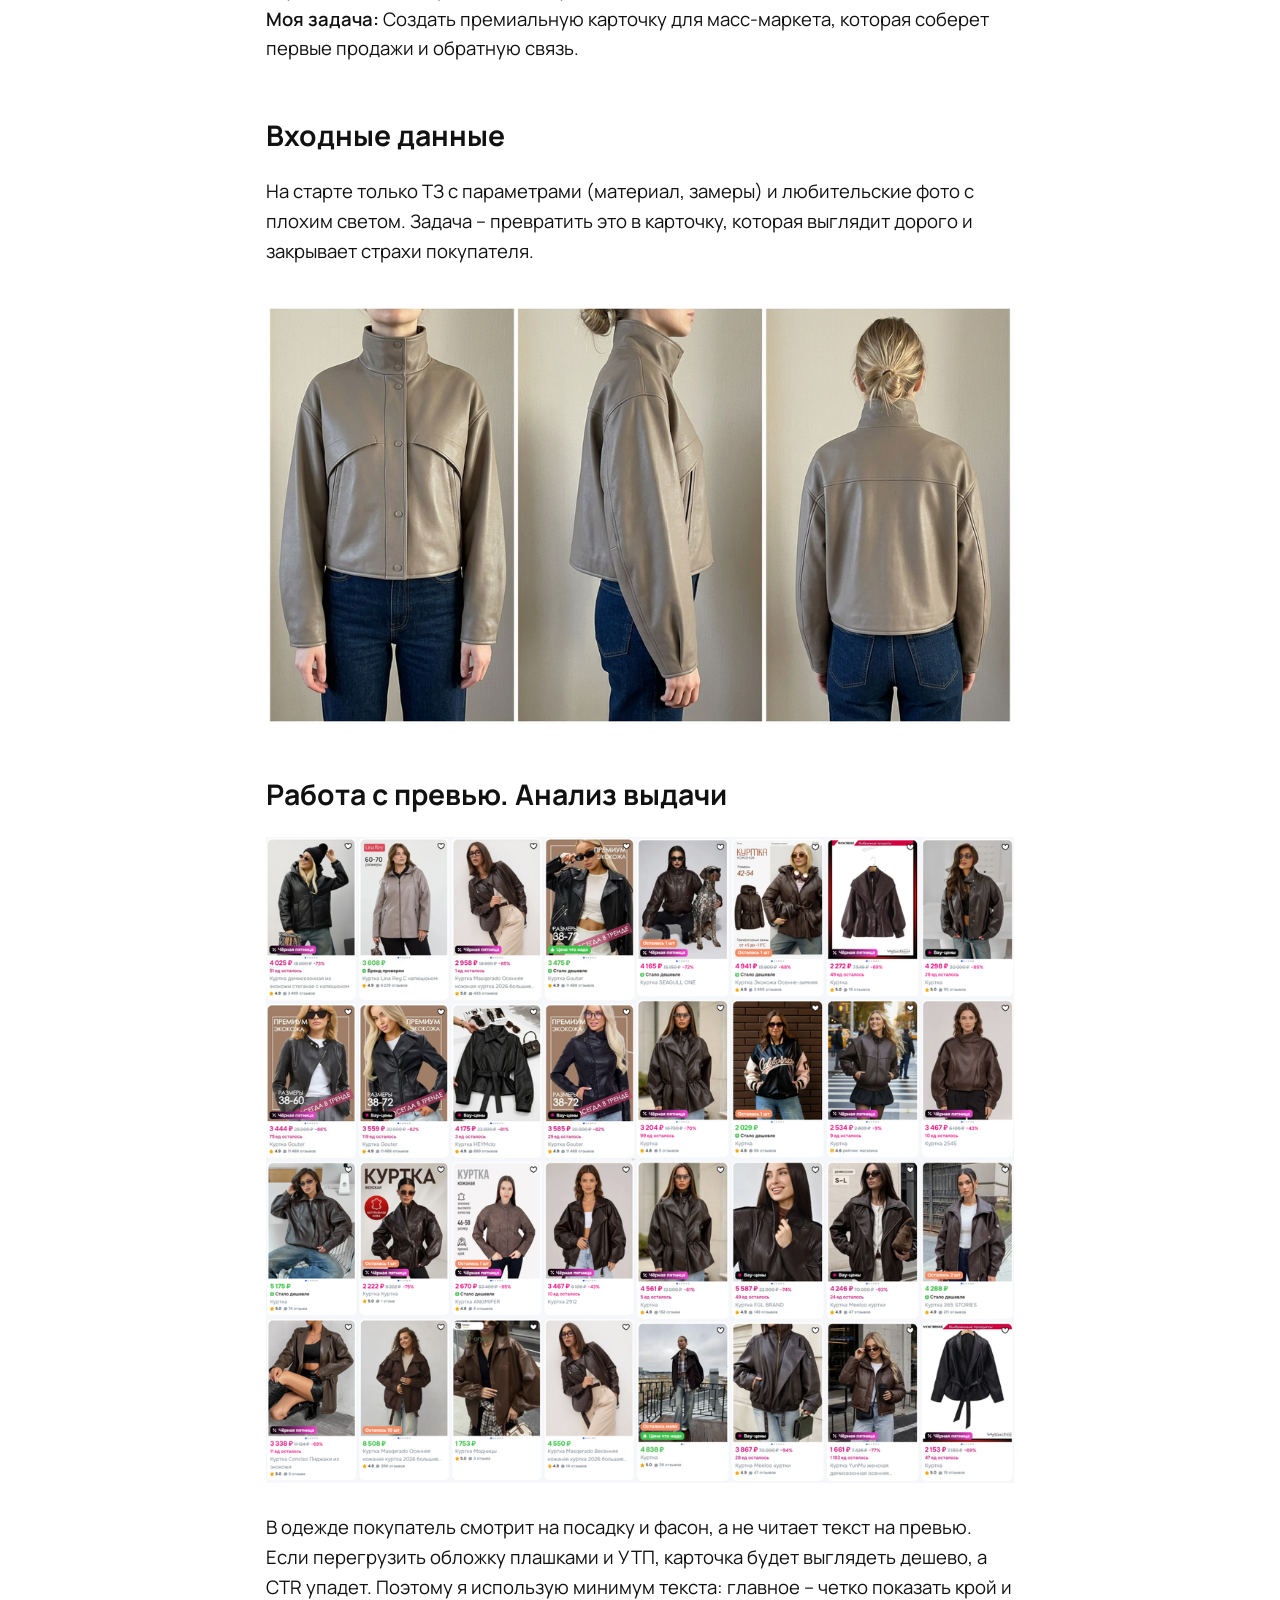
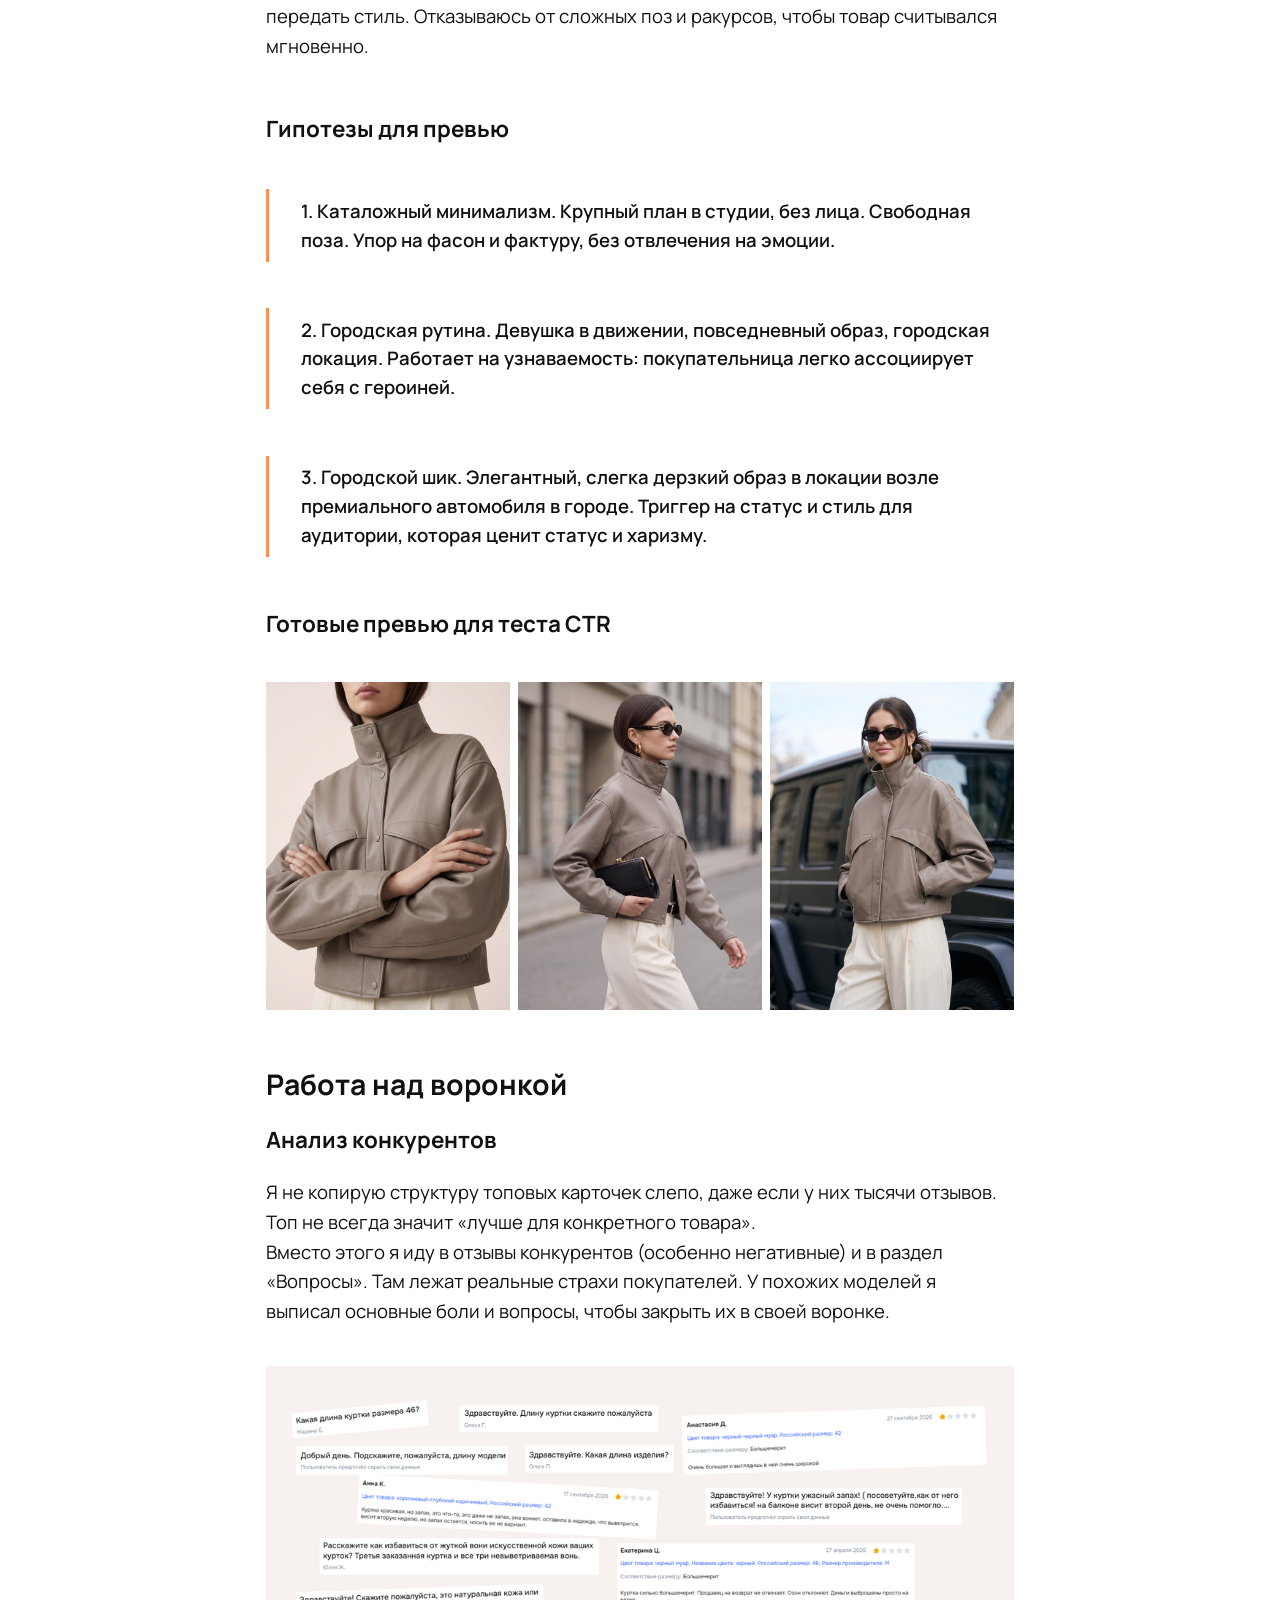
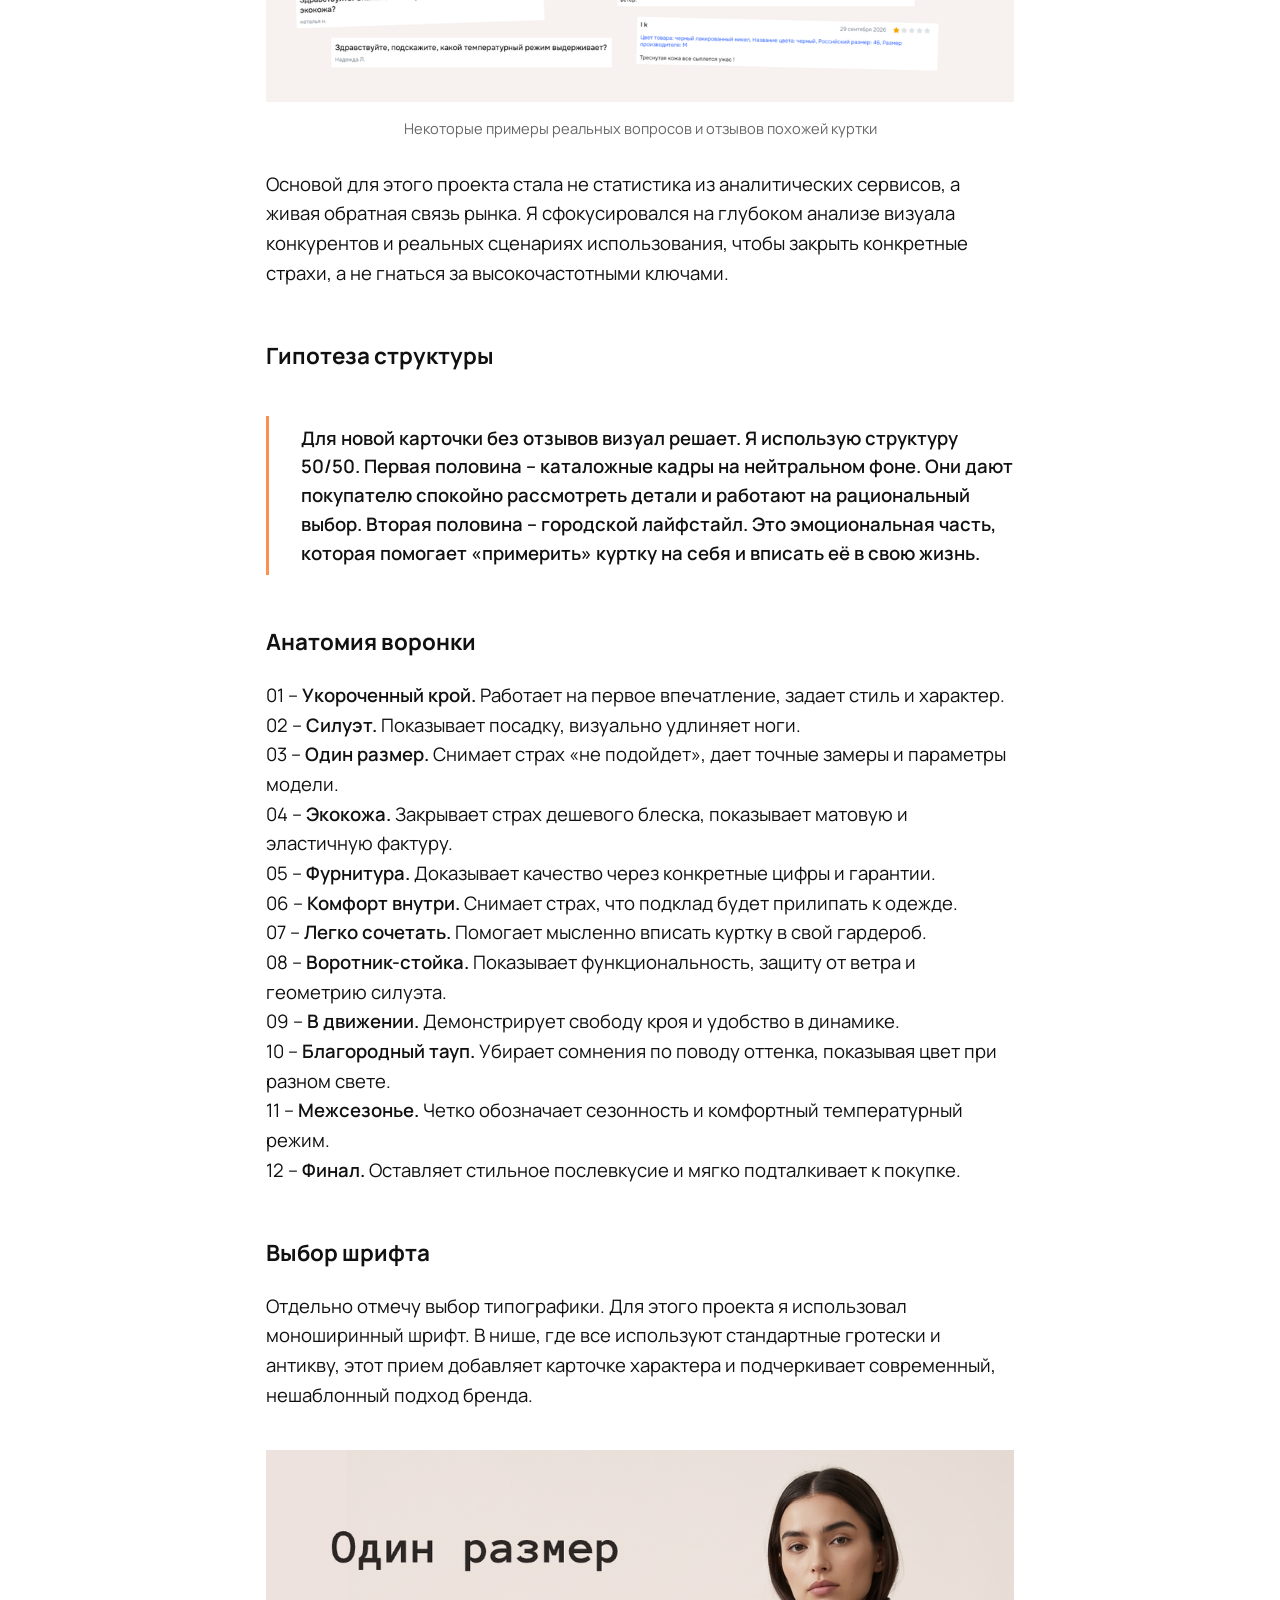
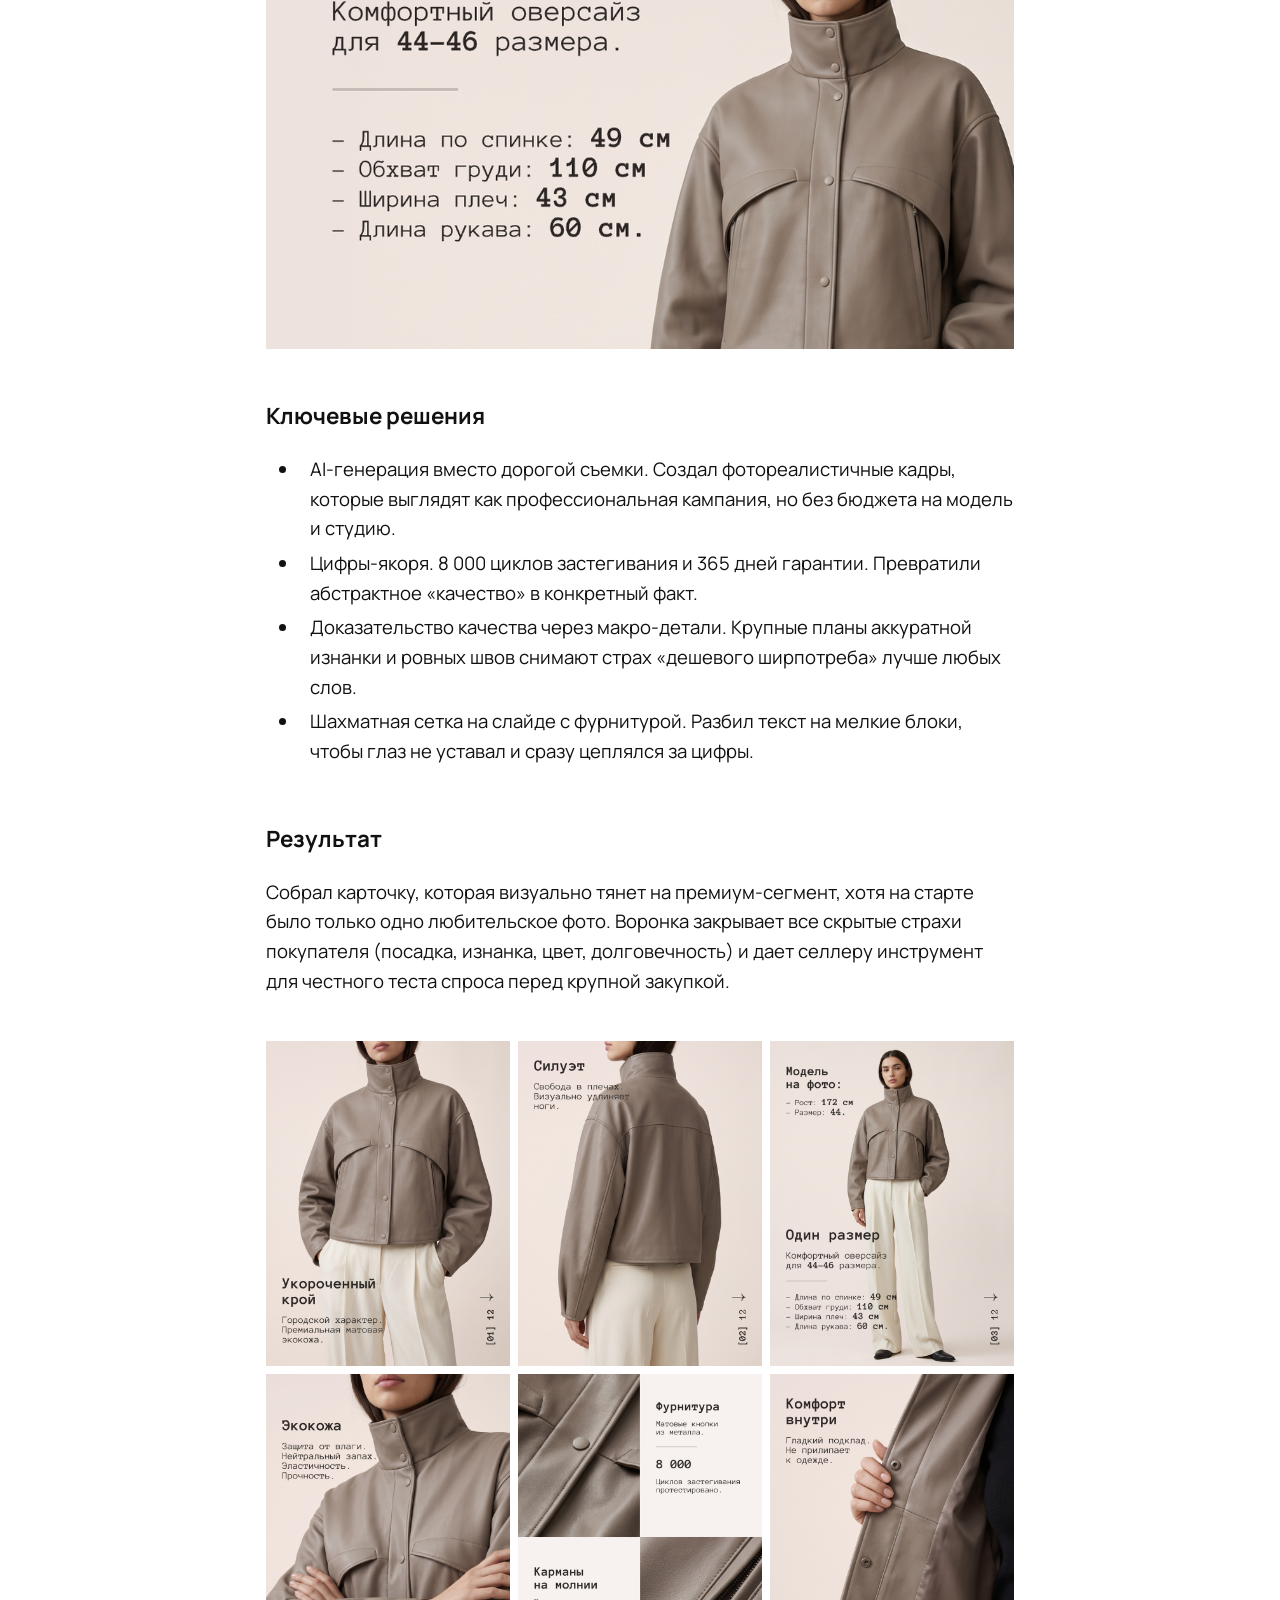
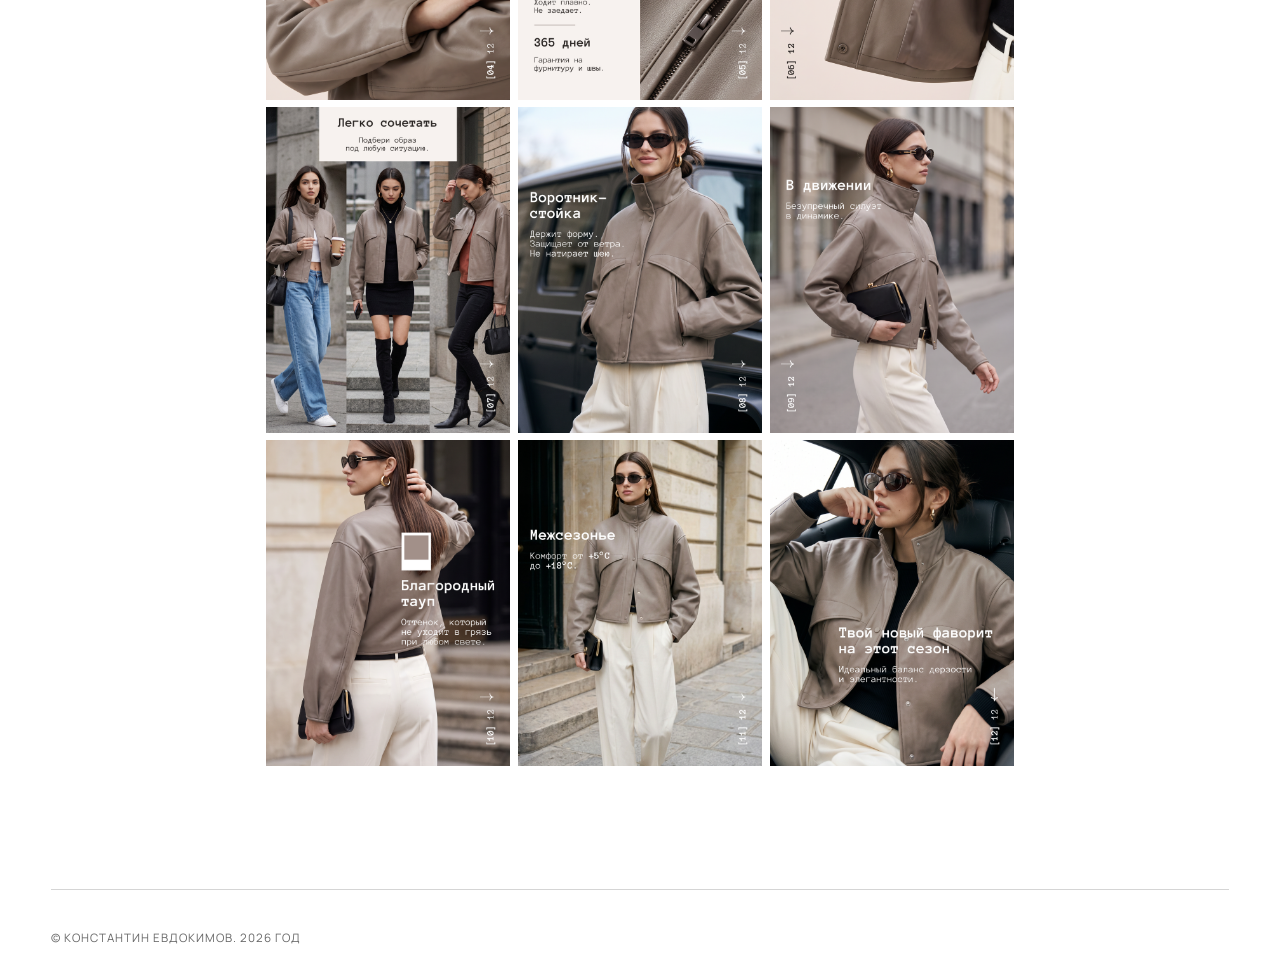
<file: test-sprosa-bez-fotosessii-kak-sobrat-premialnuyu-kartochku-iz-lyubitelskih-snimkov/index.html>
<!DOCTYPE html><html lang="ru"><head><meta charset="utf-8"><meta http-equiv="X-UA-Compatible" content="IE=edge"><meta name="viewport" content="width=device-width,initial-scale=1"><title>02. Тест спроса без фотосессии: как собрать премиальную карточку из любительских снимков - Константин Евдокимов</title><meta name="description" content="Пет-проект. Концепт карточки для маркетплейса: от аналитики и логики воронки продаж до финального визуала."><meta name="generator" content="Publii Open-Source CMS for Static Site"><link rel="canonical" href="https://e-codo.github.io/design/test-sprosa-bez-fotosessii-kak-sobrat-premialnuyu-kartochku-iz-lyubitelskih-snimkov/"><link rel="alternate" type="application/atom+xml" href="https://e-codo.github.io/design/feed.xml" title="Константин Евдокимов - RSS"><link rel="alternate" type="application/json" href="https://e-codo.github.io/design/feed.json" title="Константин Евдокимов - JSON"><meta property="og:title" content="02. Тест спроса без фотосессии: как собрать премиальную карточку из любительских снимков"><meta property="og:image" content="https://e-codo.github.io/design/media/posts/8/google-nano-banana-2.1_.-.-200-.-fashion-.-.-.-._2026-11-14.png"><meta property="og:image:width" content="1792"><meta property="og:image:height" content="2400"><meta property="og:site_name" content="Константин Евдокимов"><meta property="og:description" content="Пет-проект. Концепт карточки для маркетплейса: от аналитики и логики воронки продаж до финального визуала."><meta property="og:url" content="https://e-codo.github.io/design/test-sprosa-bez-fotosessii-kak-sobrat-premialnuyu-kartochku-iz-lyubitelskih-snimkov/"><meta property="og:type" content="article"><link rel="shortcut icon" href="https://e-codo.github.io/design/media/website/favicon.png" type="image/x-icon"><link rel="preload" href="https://e-codo.github.io/design/assets/dynamic/fonts/manrope/manrope.woff2" as="font" type="font/woff2" crossorigin><link rel="stylesheet" href="https://e-codo.github.io/design/assets/css/style.css?v&#x3D;6a13f84dae1bd70d0f544b61544b8ac1"><script type="application/ld+json">{"@context":"http://schema.org","@type":"Article","mainEntityOfPage":{"@type":"WebPage","@id":"https://e-codo.github.io/design/test-sprosa-bez-fotosessii-kak-sobrat-premialnuyu-kartochku-iz-lyubitelskih-snimkov/"},"headline":"02. Тест спроса без фотосессии: как собрать премиальную карточку из любительских снимков","datePublished":"2026-11-15T17:33+05:00","dateModified":"2026-11-19T11:01+05:00","image":{"@type":"ImageObject","url":"https://e-codo.github.io/design/media/posts/8/google-nano-banana-2.1_.-.-200-.-fashion-.-.-.-._2026-11-14.png","height":2400,"width":1792},"description":"Пет-проект. Концепт карточки для маркетплейса: от аналитики и логики воронки продаж до финального визуала.","author":{"@type":"Person","name":"Константин Евдокимов","url":"https://e-codo.github.io/design/authors/konstantin-evdokimov/"},"publisher":{"@type":"Organization","name":"Константин Евдокимов","logo":{"@type":"ImageObject","url":"https://e-codo.github.io/design/media/website/253.svg","height":76,"width":140}}}</script><noscript><style>img[loading] {
                    opacity: 1;
                }</style></noscript><link rel="stylesheet" href="https://e-codo.github.io/design/media/plugins/coreLightboxGallery/photoswipe.min.css"><style>:root {
		       	 --pswp-bg: #000000;
					 --pswp-placeholder-bg: rgba(38, 40, 44, 1);
					 --pswp-ui-bg: rgba(38, 40, 44, .5);
                --pswp-ui-color: #ffffff;
                --pswp-icon-stroke-width: 2;
                --pswp-icon-size: 24px;
            }

				.pswp--zoomed-in .pswp__zoom-icn-bar-v {
					display: none;
				}</style></head><body class="post-template"><div class="container"><header class="header" id="js-header"><a href="https://e-codo.github.io/design/" class="logo"><img src="https://e-codo.github.io/design/media/website/253.svg" alt="Константин Евдокимов" width="140" height="76"></a><nav class="navbar js-navbar"><button class="navbar__toggle js-toggle" aria-label="Меню"><span class="navbar__toggle-box"><span class="navbar__toggle-inner">Меню</span></span></button><ul class="navbar__menu"><li><a href="https://e-codo.github.io/design/" target="_self">Главная</a></li><li><span class="is-separator">Обо мне</span></li><li><span class="is-separator">Связь</span></li></ul></nav></header><main class="post"><article class="content wrapper"><header class="hero"><h1 class="content__title">02. Тест спроса без фотосессии: как собрать премиальную карточку из любительских снимков</h1></header><figure class="content__featured-image post__image--normal"><img src="https://e-codo.github.io/design/media/posts/8/google-nano-banana-2.1_.-.-200-.-fashion-.-.-.-._2026-11-14.png" srcset="https://e-codo.github.io/design/media/posts/8/responsive/google-nano-banana-2.1_.-.-200-.-fashion-.-.-.-._2026-11-14-xs.webp 300w, https://e-codo.github.io/design/media/posts/8/responsive/google-nano-banana-2.1_.-.-200-.-fashion-.-.-.-._2026-11-14-sm.webp 480w, https://e-codo.github.io/design/media/posts/8/responsive/google-nano-banana-2.1_.-.-200-.-fashion-.-.-.-._2026-11-14-md.webp 768w, https://e-codo.github.io/design/media/posts/8/responsive/google-nano-banana-2.1_.-.-200-.-fashion-.-.-.-._2026-11-14-lg.webp 1024w, https://e-codo.github.io/design/media/posts/8/responsive/google-nano-banana-2.1_.-.-200-.-fashion-.-.-.-._2026-11-14-xl.webp 1360w, https://e-codo.github.io/design/media/posts/8/responsive/google-nano-banana-2.1_.-.-200-.-fashion-.-.-.-._2026-11-14-2xl.webp 1600w, https://e-codo.github.io/design/media/posts/8/responsive/google-nano-banana-2.1_.-.-200-.-fashion-.-.-.-._2026-11-14-sm2.webp 375w" sizes="(max-width: 1600px) 100vw, 1600px" loading="eager" height="2400" width="1792" alt=""></figure><div class="content__entry"><p class="pet-project-note">Пет-проект. Концепт карточки для маркетплейса: от аналитики и логики воронки продаж до финального визуала. Проект создан мной для портфолио и не является коммерческим заказом.</p><p><b>Продукт:</b> Укороченная куртка из экокожи.<br><b>Ситуация:</b> Селлеру нужно протестировать спрос перед заказом крупной партии. В наличии только одно фото на смартфон. Организовывать фотосессию с моделью и студией долго и дорого, а сезон уже близко.<br><b>Моя задача:</b> Создать премиальную карточку для масс-маркета, которая соберет первые продажи и обратную связь.</p><h2 id="vhodnye-dannye">Входные данные</h2><p>На старте только ТЗ с параметрами (материал, замеры) и любительские фото с плохим светом. Задача – превратить это в карточку, которая выглядит дорого и закрывает страхи покупателя.</p><figure class="post__image post__image--center"><img loading="lazy" src="https://e-codo.github.io/design/media/posts/8/DSIM_00128945.png" height="768" width="1376" alt="" sizes="(max-width: 1024px) 100vw, 1024px" srcset="https://e-codo.github.io/design/media/posts/8/responsive/DSIM_00128945-xs.webp 300w, https://e-codo.github.io/design/media/posts/8/responsive/DSIM_00128945-sm.webp 480w, https://e-codo.github.io/design/media/posts/8/responsive/DSIM_00128945-md.webp 768w, https://e-codo.github.io/design/media/posts/8/responsive/DSIM_00128945-lg.webp 1024w"></figure><h2 id="rabota-s-prevyu-analiz-vydachi">Работа с превью. Анализ выдачи</h2><figure class="post__image post__image--center"><img loading="lazy" src="https://e-codo.github.io/design/media/posts/8/vidacha.png" height="1796" width="2078" alt="" sizes="(max-width: 1024px) 100vw, 1024px" srcset="https://e-codo.github.io/design/media/posts/8/responsive/vidacha-xs.webp 300w, https://e-codo.github.io/design/media/posts/8/responsive/vidacha-sm.webp 480w, https://e-codo.github.io/design/media/posts/8/responsive/vidacha-md.webp 768w, https://e-codo.github.io/design/media/posts/8/responsive/vidacha-lg.webp 1024w"></figure><p>В одежде покупатель смотрит на посадку и фасон, а не читает текст на превью. Если перегрузить обложку плашками и УТП, карточка будет выглядеть дешево, а CTR упадет. Поэтому я использую минимум текста: главное – четко показать крой и передать стиль. Отказываюсь от сложных поз и ракурсов, чтобы товар считывался мгновенно.</p><h4 id="gipotezy-dlya-prevyu">Гипотезы для превью</h4><blockquote class="blockquote quote-accent">1. <b>Каталожный минимализм.</b> Крупный план в студии, без лица. Свободная поза. Упор на фасон и фактуру, без отвлечения на эмоции.</blockquote><blockquote class="blockquote quote-accent">2. <b>Городская рутина</b>. Девушка в движении, повседневный образ, городская локация. Работает на узнаваемость: покупательница легко ассоциирует себя с героиней.</blockquote><blockquote class="blockquote quote-accent">3. <b>Городской шик.</b> Элегантный, слегка дерзкий образ в локации возле премиального автомобиля в городе. Триггер на статус и стиль для аудитории, которая ценит статус и харизму.</blockquote><h4 id="gotovye-prevyu-dlya-testa-ctr">Готовые превью для теста CTR</h4><div class="gallery-wrapper"><div class="gallery" data-columns="3"><figure class="gallery__item"><a href="https://e-codo.github.io/design/media/posts/8/gallery/056-2-2.png" data-pswp-width="1792" data-pswp-height="2400"><img loading="lazy" src="https://e-codo.github.io/design/media/posts/8/gallery/056-2-2-thumbnail.webp" height="1029" width="768" alt=""></a></figure><figure class="gallery__item"><a href="https://e-codo.github.io/design/media/posts/8/gallery/056-3-2.png" data-pswp-width="1792" data-pswp-height="2400"><img loading="lazy" src="https://e-codo.github.io/design/media/posts/8/gallery/056-3-2-thumbnail.webp" height="1029" width="768" alt=""></a></figure><figure class="gallery__item"><a href="https://e-codo.github.io/design/media/posts/8/gallery/056-1-2.png" data-pswp-width="1792" data-pswp-height="2400"><img loading="lazy" src="https://e-codo.github.io/design/media/posts/8/gallery/056-1-2-thumbnail.webp" height="1029" width="768" alt=""></a></figure></div></div><h2 id="rabota-nad-voronkoy">Работа над воронкой</h2><h4 id="analiz-konkurentov">Анализ конкурентов</h4><p>Я не копирую структуру топовых карточек слепо, даже если у них тысячи отзывов. Топ не всегда значит «лучше для конкретного товара».<br>Вместо этого я иду в отзывы конкурентов (особенно негативные) и в раздел «Вопросы». Там лежат реальные страхи покупателей. У похожих моделей я выписал основные боли и вопросы, чтобы закрыть их в своей воронке.</p><figure class="post__image post__image--center"><img loading="lazy" src="https://e-codo.github.io/design/media/posts/8/otzivy.png" height="782" width="1743" alt="" sizes="(max-width: 1024px) 100vw, 1024px" srcset="https://e-codo.github.io/design/media/posts/8/responsive/otzivy-xs.webp 300w, https://e-codo.github.io/design/media/posts/8/responsive/otzivy-sm.webp 480w, https://e-codo.github.io/design/media/posts/8/responsive/otzivy-md.webp 768w, https://e-codo.github.io/design/media/posts/8/responsive/otzivy-lg.webp 1024w"><figcaption>Некоторые примеры реальных вопросов и отзывов похожей куртки</figcaption></figure><p>Основой для этого проекта стала не статистика из аналитических сервисов, а живая обратная связь рынка. Я сфокусировался на глубоком анализе визуала конкурентов и реальных сценариях использования, чтобы закрыть конкретные страхи, а не гнаться за высокочастотными ключами.</p><h4 id="gipoteza-strukturyandnbsp">Гипотеза структуры&nbsp;</h4><blockquote class="blockquote quote-accent">Для новой карточки без отзывов визуал решает. Я использую структуру 50/50. Первая половина – каталожные кадры на нейтральном фоне. Они дают покупателю спокойно рассмотреть детали и работают на рациональный выбор. Вторая половина – городской лайфстайл. Это эмоциональная часть, которая помогает «примерить» куртку на себя и вписать её в свою жизнь.</blockquote><h4 id="anatomiya-voronki">Анатомия воронки</h4><p>01 – <b>Укороченный крой.</b> Работает на первое впечатление, задает стиль и характер.<br>02 – <b>Силуэт. </b>Показывает посадку, визуально удлиняет ноги.<br>03 – <b>Один размер.</b> Снимает страх «не подойдет», дает точные замеры и параметры модели.<br>04 – <b>Экокожа.</b> Закрывает страх дешевого блеска, показывает матовую и эластичную фактуру.<br>05 – <b>Фурнитура.</b> Доказывает качество через конкретные цифры и гарантии.<br>06 – <b>Комфорт внутри.</b> Снимает страх, что подклад будет прилипать к одежде.<br>07 – <b>Легко сочетать.</b> Помогает мысленно вписать куртку в свой гардероб.<br>08 – <b>Воротник-стойка.</b> Показывает функциональность, защиту от ветра и геометрию силуэта.<br>09 – <b>В движении.</b> Демонстрирует свободу кроя и удобство в динамике.<br>10 – <b>Благородный тауп.</b> Убирает сомнения по поводу оттенка, показывая цвет при разном свете.<br>11 – <b>Межсезонье.</b> Четко обозначает сезонность и комфортный температурный режим.<br>12 – <b>Финал.</b> Оставляет стильное послевкусие и мягко подталкивает к покупке.</p><h4 id="vybor-shrifta">Выбор шрифта</h4><p>Отдельно отмечу выбор типографики. Для этого проекта я использовал моноширинный шрифт. В нише, где все используют стандартные гротески и антикву, этот прием добавляет карточке характера и подчеркивает современный, нешаблонный подход бренда.</p><figure class="post__image post__image--center"><img loading="lazy" src="https://e-codo.github.io/design/media/posts/8/03.png" height="750" width="1125" alt="" sizes="(max-width: 1024px) 100vw, 1024px" srcset="https://e-codo.github.io/design/media/posts/8/responsive/03-xs.webp 300w, https://e-codo.github.io/design/media/posts/8/responsive/03-sm.webp 480w, https://e-codo.github.io/design/media/posts/8/responsive/03-md.webp 768w, https://e-codo.github.io/design/media/posts/8/responsive/03-lg.webp 1024w"></figure><h4 id="klyuchevye-resheniya">Ключевые решения</h4><ul><li>AI-генерация вместо дорогой съемки. Создал фотореалистичные кадры, которые выглядят как профессиональная кампания, но без бюджета на модель и студию.</li><li>Цифры-якоря. 8 000 циклов застегивания и 365 дней гарантии. Превратили абстрактное «качество» в конкретный факт.</li><li>Доказательство качества через макро-детали. Крупные планы аккуратной изнанки и ровных швов снимают страх «дешевого ширпотреба» лучше любых слов.</li><li>Шахматная сетка на слайде с фурнитурой. Разбил текст на мелкие блоки, чтобы глаз не уставал и сразу цеплялся за цифры.</li></ul><h4 id="rezultat">Результат</h4><p>Собрал карточку, которая визуально тянет на премиум-сегмент, хотя на старте было только одно любительское фото. Воронка закрывает все скрытые страхи покупателя (посадка, изнанка, цвет, долговечность) и дает селлеру инструмент для честного теста спроса перед крупной закупкой.</p><div class="gallery-wrapper"><div class="gallery" data-columns="3"><figure class="gallery__item"><a href="https://e-codo.github.io/design/media/posts/8/gallery/01.png" data-pswp-width="1125" data-pswp-height="1500"><img loading="lazy" src="https://e-codo.github.io/design/media/posts/8/gallery/01-thumbnail.webp" height="1024" width="768" alt=""></a></figure><figure class="gallery__item"><a href="https://e-codo.github.io/design/media/posts/8/gallery/02.png" data-pswp-width="1125" data-pswp-height="1500"><img loading="lazy" src="https://e-codo.github.io/design/media/posts/8/gallery/02-thumbnail.webp" height="1024" width="768" alt=""></a></figure><figure class="gallery__item"><a href="https://e-codo.github.io/design/media/posts/8/gallery/03.png" data-pswp-width="1125" data-pswp-height="1500"><img loading="lazy" src="https://e-codo.github.io/design/media/posts/8/gallery/03-thumbnail.webp" height="1024" width="768" alt=""></a></figure><figure class="gallery__item"><a href="https://e-codo.github.io/design/media/posts/8/gallery/04-2.png" data-pswp-width="1125" data-pswp-height="1500"><img loading="lazy" src="https://e-codo.github.io/design/media/posts/8/gallery/04-2-thumbnail.webp" height="1024" width="768" alt=""></a></figure><figure class="gallery__item"><a href="https://e-codo.github.io/design/media/posts/8/gallery/05.png" data-pswp-width="1125" data-pswp-height="1500"><img loading="lazy" src="https://e-codo.github.io/design/media/posts/8/gallery/05-thumbnail.webp" height="1024" width="768" alt=""></a></figure><figure class="gallery__item"><a href="https://e-codo.github.io/design/media/posts/8/gallery/06.png" data-pswp-width="1125" data-pswp-height="1500"><img loading="lazy" src="https://e-codo.github.io/design/media/posts/8/gallery/06-thumbnail.webp" height="1024" width="768" alt=""></a></figure><figure class="gallery__item"><a href="https://e-codo.github.io/design/media/posts/8/gallery/07.png" data-pswp-width="1125" data-pswp-height="1500"><img loading="lazy" src="https://e-codo.github.io/design/media/posts/8/gallery/07-thumbnail.webp" height="1024" width="768" alt=""></a></figure><figure class="gallery__item"><a href="https://e-codo.github.io/design/media/posts/8/gallery/08.png" data-pswp-width="1125" data-pswp-height="1500"><img loading="lazy" src="https://e-codo.github.io/design/media/posts/8/gallery/08-thumbnail.webp" height="1024" width="768" alt=""></a></figure><figure class="gallery__item"><a href="https://e-codo.github.io/design/media/posts/8/gallery/09.png" data-pswp-width="1125" data-pswp-height="1500"><img loading="lazy" src="https://e-codo.github.io/design/media/posts/8/gallery/09-thumbnail.webp" height="1024" width="768" alt=""></a></figure><figure class="gallery__item"><a href="https://e-codo.github.io/design/media/posts/8/gallery/10.png" data-pswp-width="1125" data-pswp-height="1500"><img loading="lazy" src="https://e-codo.github.io/design/media/posts/8/gallery/10-thumbnail.webp" height="1024" width="768" alt=""></a></figure><figure class="gallery__item"><a href="https://e-codo.github.io/design/media/posts/8/gallery/11.png" data-pswp-width="1125" data-pswp-height="1500"><img loading="lazy" src="https://e-codo.github.io/design/media/posts/8/gallery/11-thumbnail.webp" height="1024" width="768" alt=""></a></figure><figure class="gallery__item"><a href="https://e-codo.github.io/design/media/posts/8/gallery/12-2.png" data-pswp-width="1125" data-pswp-height="1500"><img loading="lazy" src="https://e-codo.github.io/design/media/posts/8/gallery/12-2-thumbnail.webp" height="1024" width="768" alt=""></a></figure></div></div></div></article></main><footer class="footer"><div class="footer__copyright">© Константин Евдокимов. 2026 год</div></footer></div><script defer="defer" src="https://e-codo.github.io/design/assets/js/scripts.min.js?v&#x3D;1762f7ab131e33a4eb8fb224822de245"></script><script>window.publiiThemeMenuConfig={mobileMenuMode:'sidebar',animationSpeed:300,submenuWidth: 'auto',doubleClickTime:500,mobileMenuExpandableSubmenus:true,relatedContainerForOverlayMenuSelector:'.navbar'};</script><script>/*<![CDATA[*/var images=document.querySelectorAll("img[loading]");for(var i=0;i<images.length;i++){if(images[i].complete){images[i].classList.add("is-loaded")}else{images[i].addEventListener("load",function(){this.classList.add("is-loaded")},false)}};/*]]>*/</script><button onclick="scrollToTop()" id="scrollTopBtn" title="Наверх"><svg xmlns="http://www.w3.org/2000/svg" viewBox="0 0 24 24"><polyline points="18 15 12 9 6 15" fill="none" stroke-width="2" stroke-linecap="round" stroke-linejoin="round"/></svg></button><script>// Показывать кнопку при прокрутке вниз
    const scrollTopBtn = document.getElementById("scrollTopBtn");
    window.onscroll = function () {
        if (document.body.scrollTop > 100 || document.documentElement.scrollTop > 100) {
            scrollTopBtn.classList.add("show");
        } else {
            scrollTopBtn.classList.remove("show");
        }
    };

    // Плавная прокрутка наверх
    function scrollToTop() {
        window.scrollTo({
            top: 0,
            behavior: "smooth"
        });
    }</script><script type="module">import PhotoSwipeLightbox from "https://e-codo.github.io/design/media/plugins/coreLightboxGallery/photoswipe-lightbox.esm.min.js";
				 const galleries = document.querySelectorAll('.gallery');
				 galleries.forEach(gallery => {
					  const lightboxOptions = {"children":"figure","mainClass":"pswp--custom-bg","showHideAnimationType":"zoom","showAnimationDuration":222,"hideAnimationDuration":222,"easing":"cubic-bezier(.4,0,.22,1)","initialZoomLevel":"fit","secondaryZoomLevel":1.1,"imageClickAction":"zoom-or-close","spacing":0.1,"loop":true,"wheelToZoom":false,"escKey":true,"arrowKeys":true,"padding":{"top":0,"bottom":0,"left":0,"right":0},"arrowPrev":true,"arrowNext":true,"close":true,"zoom":false,"counter":true,"preload":[1,2],"bgOpacity":0.9,"closeTitle":"Закрыть","zoomTitle":"Увеличить","arrowPrevTitle":"Предыдущий","arrowNextTitle":"Следующий","errorMsg":"Ошибка загрузки","indexIndicatorSep":" / ","arrowPrevSVG":"\u003Csvg viewBox=\"0 0 24 24\" stroke=\"currentColor\" stroke-linecap=\"round\" stroke-linejoin=\"round\" fill=\"none\" class=\"pswp__icn\" aria-hidden=\"true\"\u003E\u003Cpath d=\"M21 12L3 12M3 12L11.5 3.5M3 12L11.5 20.5\"\u003E\u003C/path\u003E\u003C/svg\u003E","arrowNextSVG":"\u003Csvg viewBox=\"0 0 24 24\" stroke=\"currentColor\" stroke-linecap=\"round\" stroke-linejoin=\"round\" fill=\"none\" class=\"pswp__icn\" aria-hidden=\"true\"\u003E\u003Cpath d=\"M21 12L3 12M3 12L11.5 3.5M3 12L11.5 20.5\"\u003E\u003C/path\u003E\u003C/svg\u003E","closeSVG":"\u003Csvg viewBox=\"0 0 24 24\" stroke=\"currentColor\" stroke-linecap=\"round\" stroke-linejoin=\"round\" fill=\"none\" class=\"pswp__icn\" aria-hidden=\"true\"\u003E\u003Cpath d=\"M6.75827 17.2426L12.0009 12M17.2435 6.75736L12.0009 12M12.0009 12L6.75827 6.75736M12.0009 12L17.2435 17.2426\"\u003E\u003C/path\u003E\u003C/svg\u003E"};
					  lightboxOptions.gallery = gallery;
					  lightboxOptions.pswpModule = () => import("https://e-codo.github.io/design/media/plugins/coreLightboxGallery/photoswipe.esm.min.js");
					  const lightbox = new PhotoSwipeLightbox(lightboxOptions);
					  
				 lightbox.on('uiRegister', () => {
					  
				 lightbox.pswp.ui.registerElement({
					  name: 'custom-caption',
					  order: 9,
					  isButton: false,
					  appendTo: 'root',
					  html: '',
					  onInit: (el, pswp) => {
							pswp.on('change', () => {
								 const currSlideElement = pswp.currSlide.data.element.closest('figure');
								 let captionHTML = '';
								 if (currSlideElement) {
									  const figCaption = currSlideElement.querySelector('figcaption');
									  if (figCaption) {
											captionHTML = figCaption.innerHTML;
									  } else {
											captionHTML = currSlideElement.querySelector('img')?.getAttribute('alt') || '';
									  }
								 }
								 if (captionHTML.trim()) {
									  el.innerHTML = captionHTML;
									  el.classList.remove('hidden-caption-content'); 
								 } else {
									  el.innerHTML = '';
									  el.classList.add('hidden-caption-content'); 
								 }
							});
					  }
				 });
			
				 });
			
					  
			 lightbox.on('afterInit', () => {
				  const dialog = lightbox.pswp?.element;
				  if (dialog) {
						dialog.setAttribute('aria-modal', 'true');
						dialog.setAttribute('aria-label', "Галерея");
				  }
			 });
		
					  lightbox.init();
				 });</script></body></html>
</file>
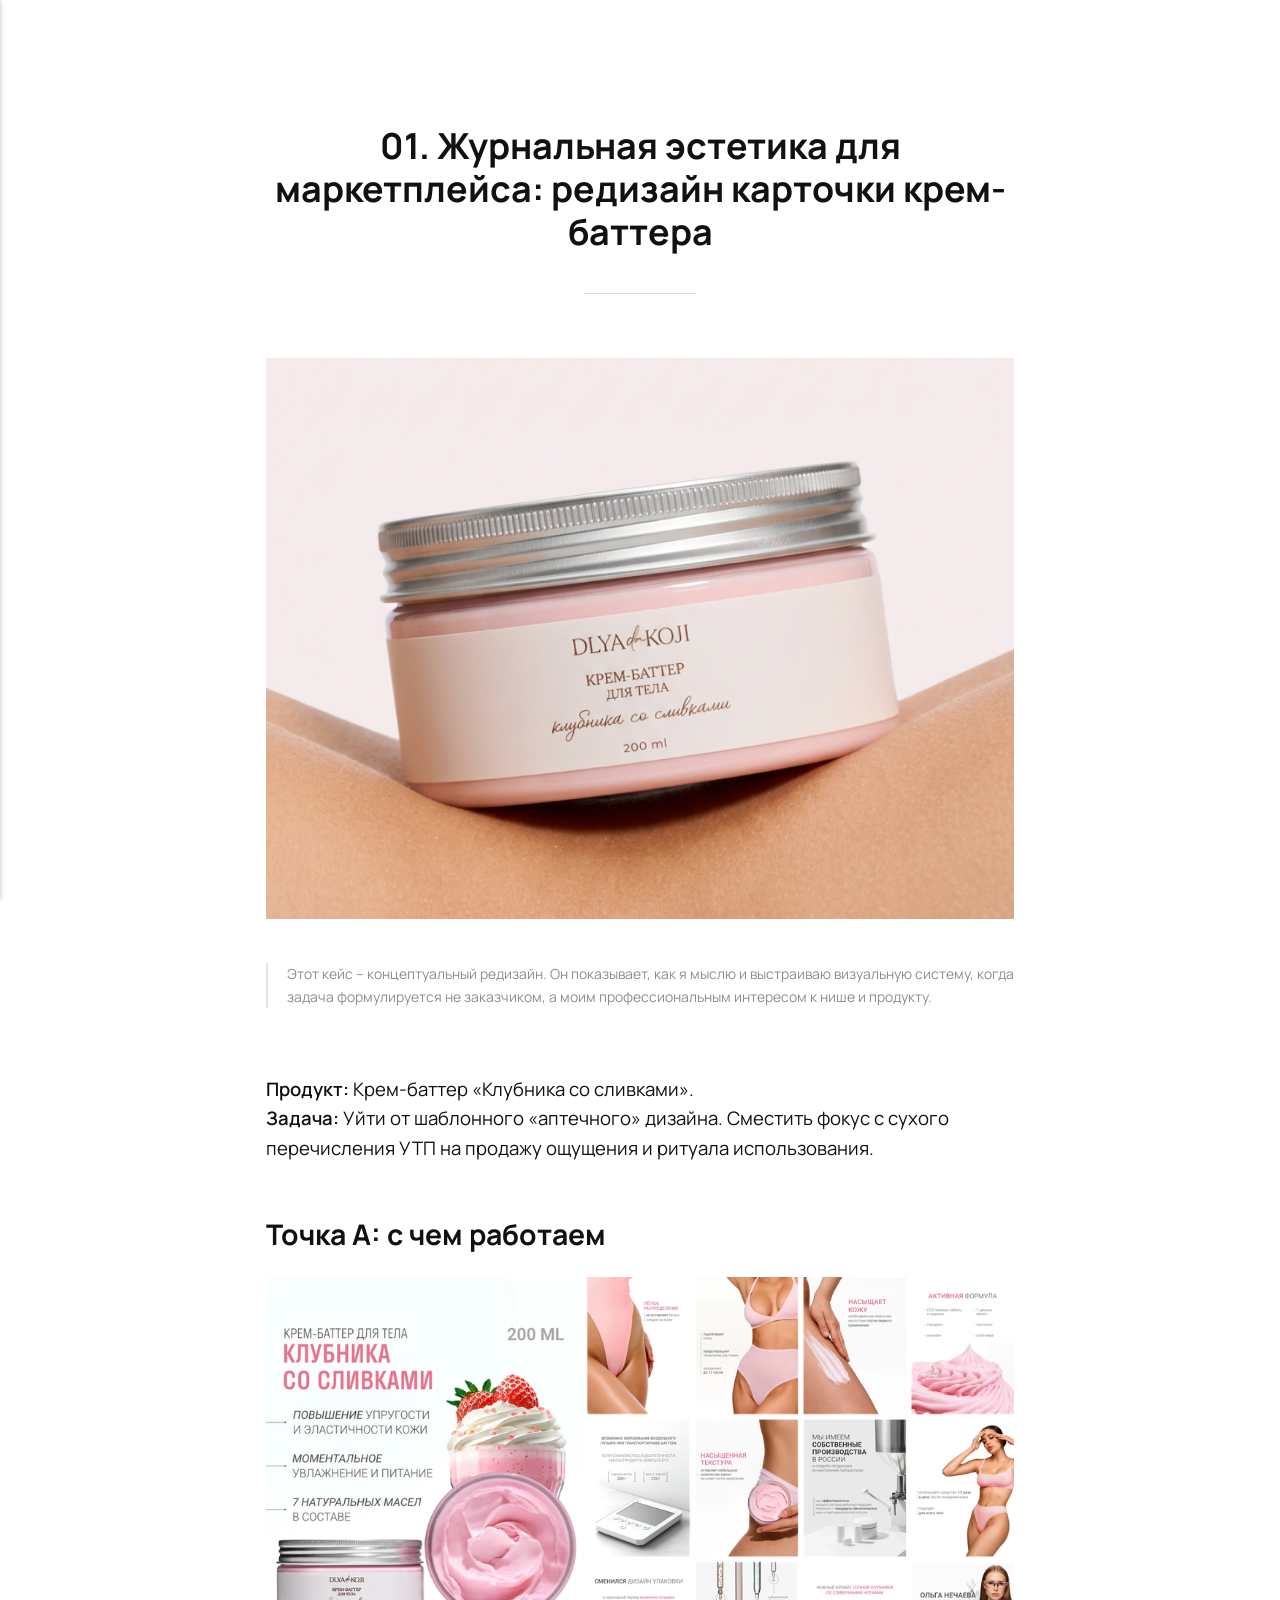
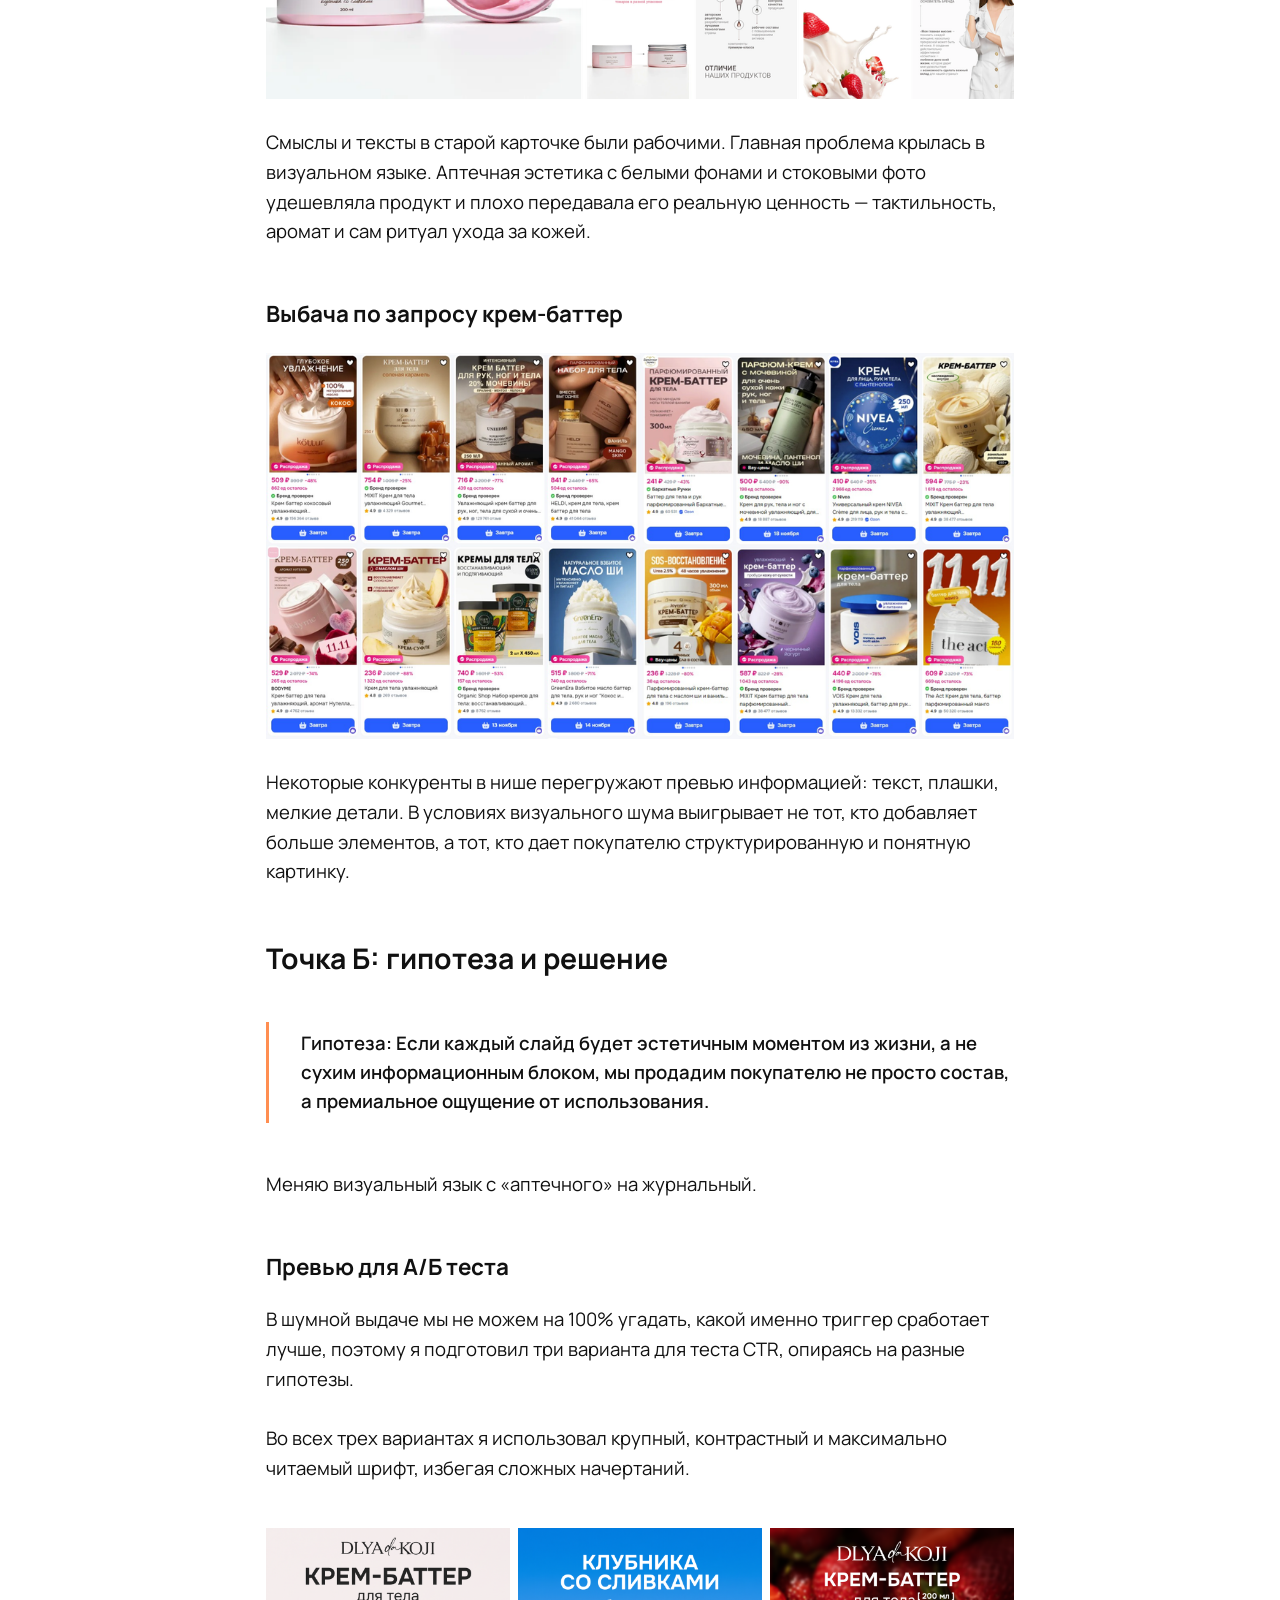
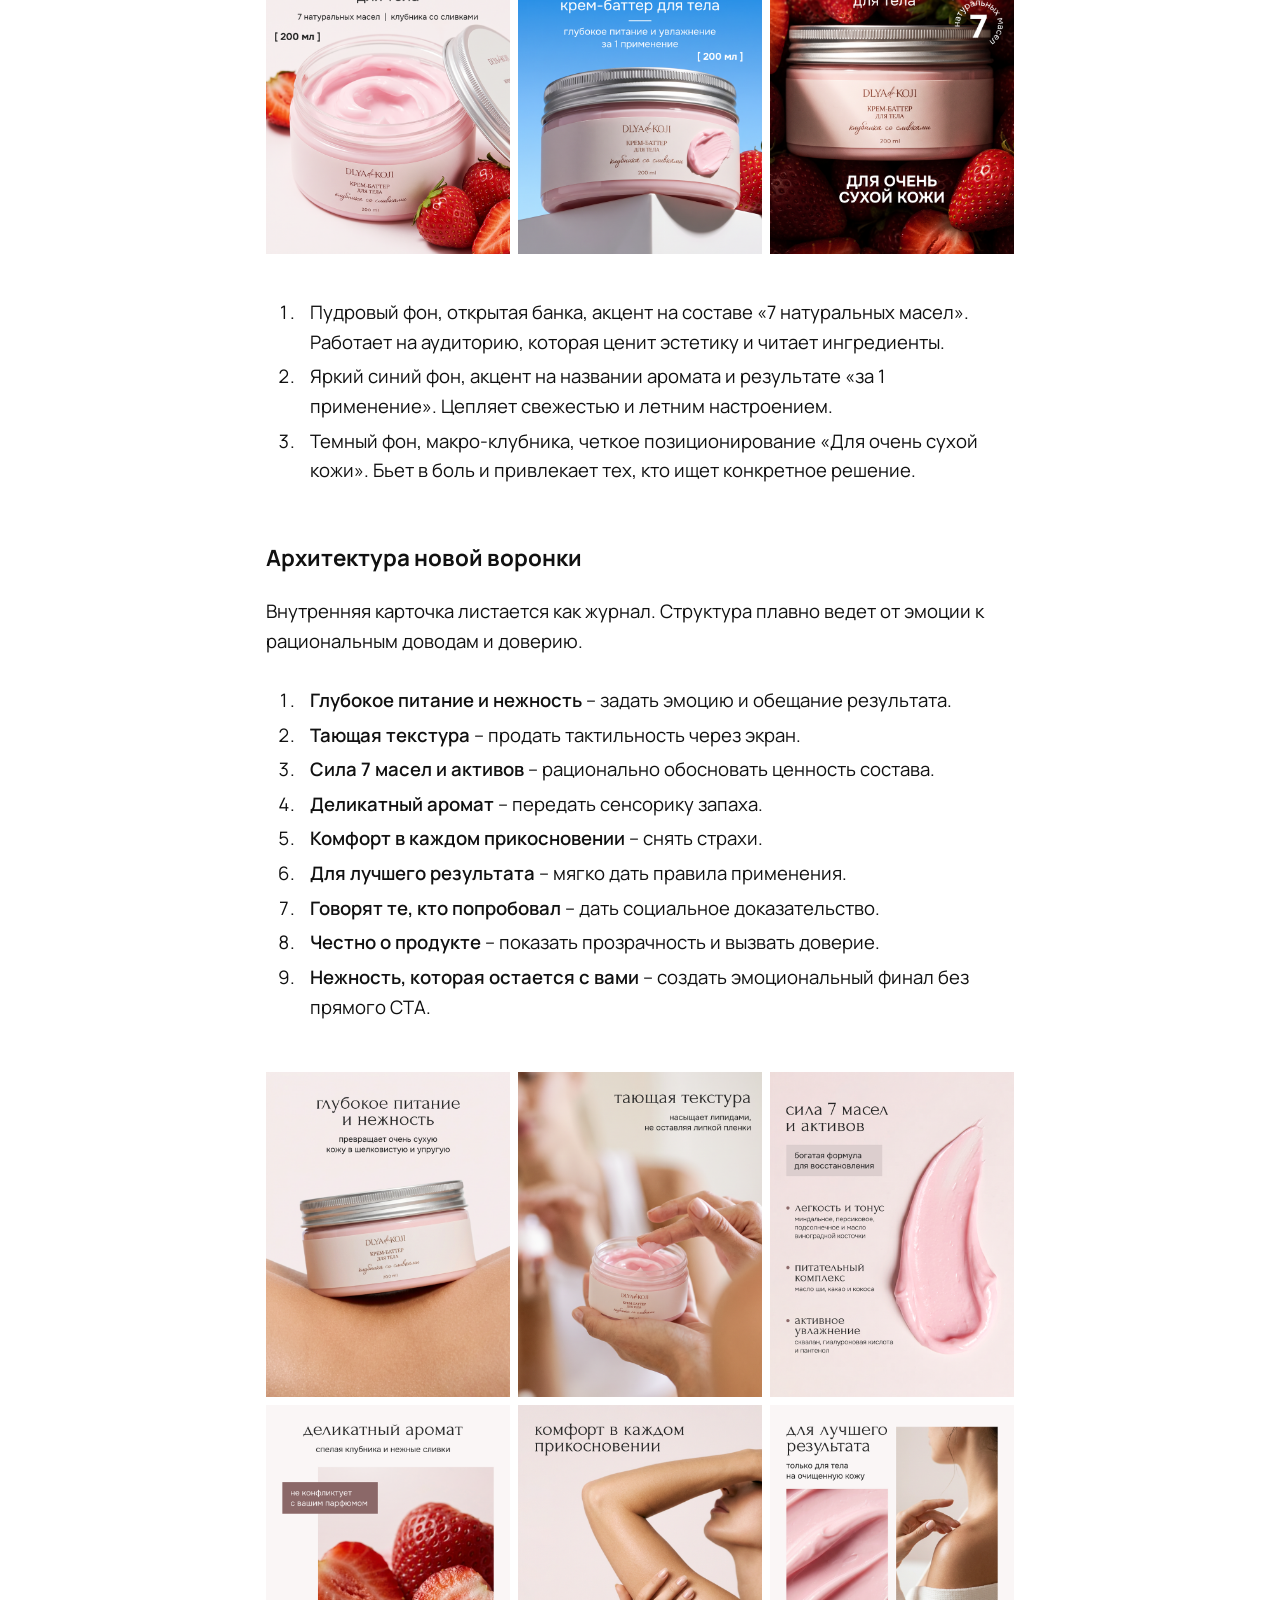
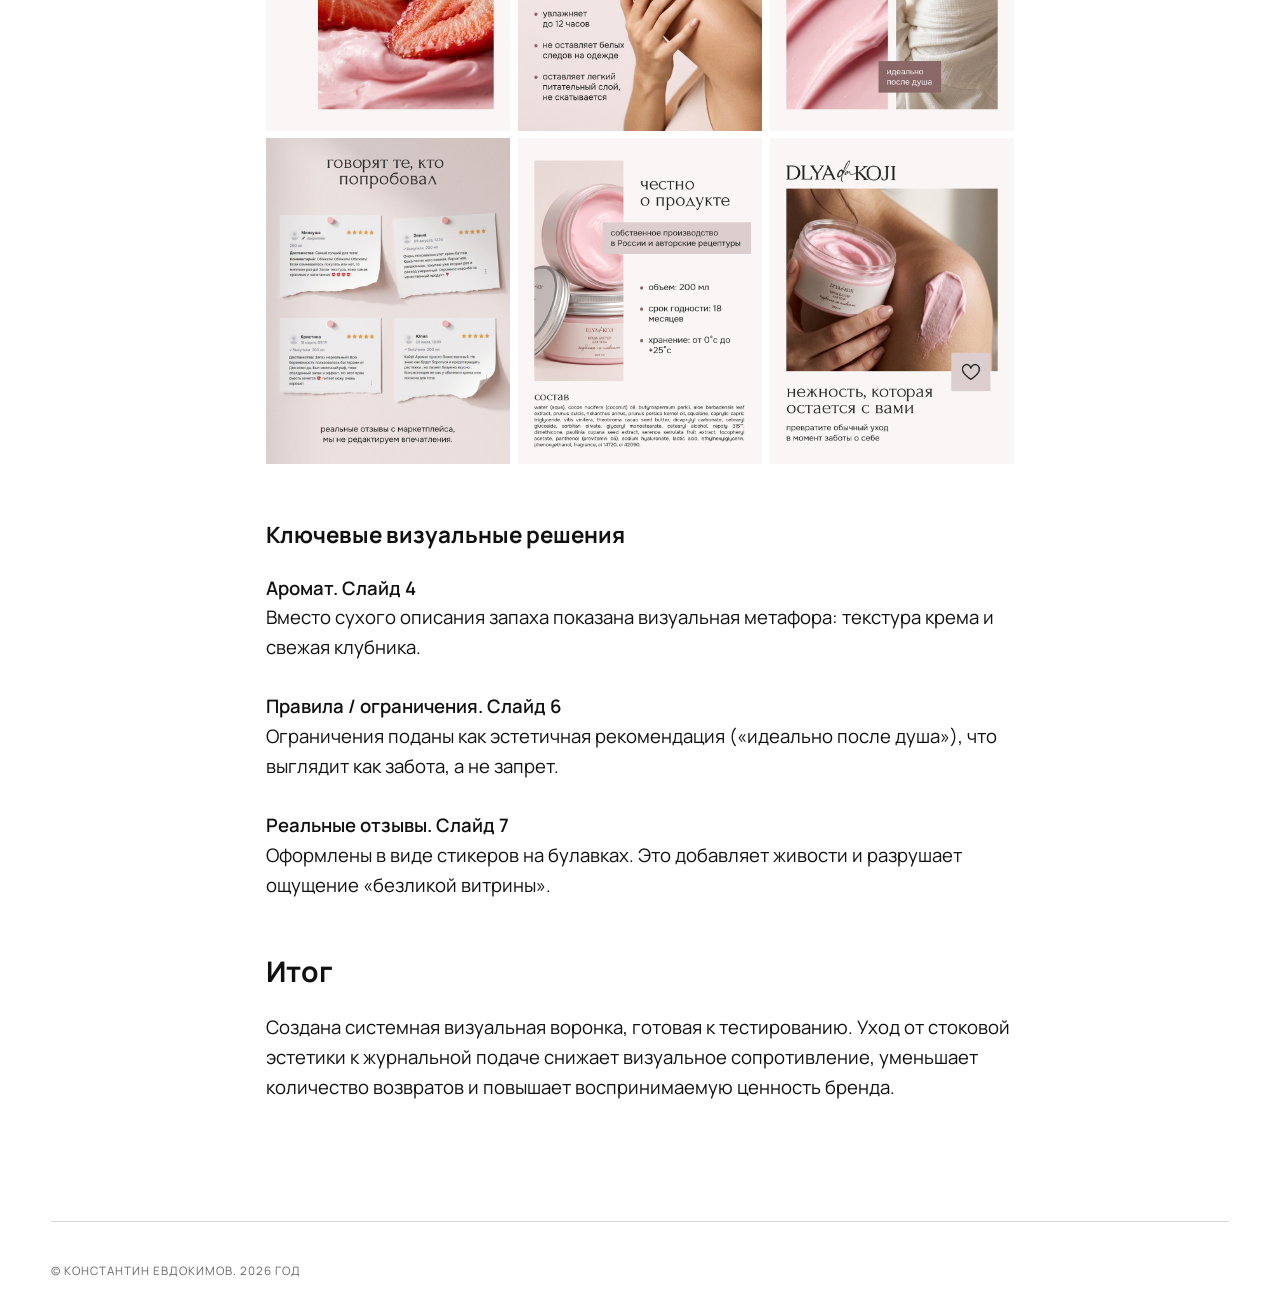
<file: zhurnalnaya-estetika-dlya-marketpleysa-redizayn-kartochki-krem-battera/index.html>
<!DOCTYPE html><html lang="ru"><head><meta charset="utf-8"><meta http-equiv="X-UA-Compatible" content="IE=edge"><meta name="viewport" content="width=device-width,initial-scale=1"><title>01. Журнальная эстетика для маркетплейса: редизайн карточки крем-баттера - Константин Евдокимов</title><meta name="description" content="Этот кейс – концептуальный редизайн. Он показывает, как я мыслю и выстраиваю визуальную систему,&amp;hellip;"><meta name="generator" content="Publii Open-Source CMS for Static Site"><link rel="canonical" href="https://e-codo.github.io/design/zhurnalnaya-estetika-dlya-marketpleysa-redizayn-kartochki-krem-battera/"><link rel="alternate" type="application/atom+xml" href="https://e-codo.github.io/design/feed.xml" title="Константин Евдокимов - RSS"><link rel="alternate" type="application/json" href="https://e-codo.github.io/design/feed.json" title="Константин Евдокимов - JSON"><meta property="og:title" content="01. Журнальная эстетика для маркетплейса: редизайн карточки крем-баттера"><meta property="og:image" content="https://e-codo.github.io/design/media/posts/3/Frame-2087330698.png"><meta property="og:image:width" content="1006"><meta property="og:image:height" content="754"><meta property="og:site_name" content="Константин Евдокимов"><meta property="og:description" content="Этот кейс – концептуальный редизайн. Он показывает, как я мыслю и выстраиваю визуальную систему,&amp;hellip;"><meta property="og:url" content="https://e-codo.github.io/design/zhurnalnaya-estetika-dlya-marketpleysa-redizayn-kartochki-krem-battera/"><meta property="og:type" content="article"><link rel="shortcut icon" href="https://e-codo.github.io/design/media/website/favicon.png" type="image/x-icon"><link rel="preload" href="https://e-codo.github.io/design/assets/dynamic/fonts/manrope/manrope.woff2" as="font" type="font/woff2" crossorigin><link rel="stylesheet" href="https://e-codo.github.io/design/assets/css/style.css?v&#x3D;6a13f84dae1bd70d0f544b61544b8ac1"><script type="application/ld+json">{"@context":"http://schema.org","@type":"Article","mainEntityOfPage":{"@type":"WebPage","@id":"https://e-codo.github.io/design/zhurnalnaya-estetika-dlya-marketpleysa-redizayn-kartochki-krem-battera/"},"headline":"01. Журнальная эстетика для маркетплейса: редизайн карточки крем-баттера","datePublished":"2026-11-09T20:35+05:00","dateModified":"2026-11-19T10:41+05:00","image":{"@type":"ImageObject","url":"https://e-codo.github.io/design/media/posts/3/Frame-2087330698.png","height":754,"width":1006},"description":"Этот кейс – концептуальный редизайн. Он показывает, как я мыслю и выстраиваю визуальную систему,&hellip;","author":{"@type":"Person","name":"Константин Евдокимов","url":"https://e-codo.github.io/design/authors/konstantin-evdokimov/"},"publisher":{"@type":"Organization","name":"Константин Евдокимов","logo":{"@type":"ImageObject","url":"https://e-codo.github.io/design/media/website/253.svg","height":76,"width":140}}}</script><noscript><style>img[loading] {
                    opacity: 1;
                }</style></noscript><link rel="stylesheet" href="https://e-codo.github.io/design/media/plugins/coreLightboxGallery/photoswipe.min.css"><style>:root {
		       	 --pswp-bg: #000000;
					 --pswp-placeholder-bg: rgba(38, 40, 44, 1);
					 --pswp-ui-bg: rgba(38, 40, 44, .5);
                --pswp-ui-color: #ffffff;
                --pswp-icon-stroke-width: 2;
                --pswp-icon-size: 24px;
            }

				.pswp--zoomed-in .pswp__zoom-icn-bar-v {
					display: none;
				}</style></head><body class="post-template"><div class="container"><header class="header" id="js-header"><a href="https://e-codo.github.io/design/" class="logo"><img src="https://e-codo.github.io/design/media/website/253.svg" alt="Константин Евдокимов" width="140" height="76"></a><nav class="navbar js-navbar"><button class="navbar__toggle js-toggle" aria-label="Меню"><span class="navbar__toggle-box"><span class="navbar__toggle-inner">Меню</span></span></button><ul class="navbar__menu"><li><a href="https://e-codo.github.io/design/" target="_self">Главная</a></li><li><span class="is-separator">Обо мне</span></li><li><span class="is-separator">Связь</span></li></ul></nav></header><main class="post"><article class="content wrapper"><header class="hero"><h1 class="content__title">01. Журнальная эстетика для маркетплейса: редизайн карточки крем-баттера</h1></header><figure class="content__featured-image post__image--normal"><img src="https://e-codo.github.io/design/media/posts/3/Frame-2087330698.png" srcset="https://e-codo.github.io/design/media/posts/3/responsive/Frame-2087330698-xs.webp 300w, https://e-codo.github.io/design/media/posts/3/responsive/Frame-2087330698-sm.webp 480w, https://e-codo.github.io/design/media/posts/3/responsive/Frame-2087330698-md.webp 768w, https://e-codo.github.io/design/media/posts/3/responsive/Frame-2087330698-lg.webp 1024w, https://e-codo.github.io/design/media/posts/3/responsive/Frame-2087330698-xl.webp 1360w, https://e-codo.github.io/design/media/posts/3/responsive/Frame-2087330698-2xl.webp 1600w, https://e-codo.github.io/design/media/posts/3/responsive/Frame-2087330698-sm2.webp 375w" sizes="(max-width: 1600px) 100vw, 1600px" loading="eager" height="754" width="1006" alt=""></figure><div class="content__entry"><p class="pet-project-note">Этот кейс – концептуальный редизайн. Он показывает, как я мыслю и выстраиваю визуальную систему, когда задача формулируется не заказчиком, а моим профессиональным интересом к нише и продукту.</p><p><br><strong>Продукт:</strong> Крем-баттер «Клубника со сливками».<br><strong>Задача:</strong> Уйти от шаблонного «аптечного» дизайна. Сместить фокус с сухого перечисления УТП на продажу ощущения и ритуала использования.</p><h2 id="tochka-a-s-chem-rabotaem">Точка А: с чем работаем</h2><figure class="post__image post__image--center"><img loading="lazy" src="https://e-codo.github.io/design/media/posts/3/Freym-2.png" height="3080" width="5470" alt="" sizes="(max-width: 1024px) 100vw, 1024px" srcset="https://e-codo.github.io/design/media/posts/3/responsive/Freym-2-xs.webp 300w, https://e-codo.github.io/design/media/posts/3/responsive/Freym-2-sm.webp 480w, https://e-codo.github.io/design/media/posts/3/responsive/Freym-2-md.webp 768w, https://e-codo.github.io/design/media/posts/3/responsive/Freym-2-lg.webp 1024w"></figure><p>Смыслы и тексты в старой карточке были рабочими. Главная проблема крылась в визуальном языке. Аптечная эстетика с белыми фонами и стоковыми фото удешевляла продукт и плохо передавала его реальную ценность — тактильность, аромат и сам ритуал ухода за кожей.<br></p><h4 id="vybacha-po-zaprosu-krem-batter">Выбача по запросу крем-баттер</h4><figure class="post__image post__image--center"><img loading="lazy" src="https://e-codo.github.io/design/media/posts/3/Freym-3.png" height="949" width="1840" alt="" sizes="(max-width: 1024px) 100vw, 1024px" srcset="https://e-codo.github.io/design/media/posts/3/responsive/Freym-3-xs.webp 300w, https://e-codo.github.io/design/media/posts/3/responsive/Freym-3-sm.webp 480w, https://e-codo.github.io/design/media/posts/3/responsive/Freym-3-md.webp 768w, https://e-codo.github.io/design/media/posts/3/responsive/Freym-3-lg.webp 1024w"></figure><p>Некоторые конкуренты в нише перегружают превью информацией: текст, плашки, мелкие детали. В условиях визуального шума выигрывает не тот, кто добавляет больше элементов, а тот, кто дает покупателю структурированную и понятную картинку.</p><h2 id="tochka-b-gipoteza-i-reshenie">Точка Б: гипотеза и решение</h2><blockquote class="blockquote quote-accent">Гипотеза: Если каждый слайд будет эстетичным моментом из жизни, а не сухим информационным блоком, мы продадим покупателю не просто состав, а премиальное ощущение от использования.<br></blockquote><p>Меняю визуальный язык с «аптечного» на журнальный.&nbsp;</p><h4 id="prevyu-dlya-ab-testa">Превью для А/Б теста</h4><p>В шумной выдаче мы не можем на 100% угадать, какой именно триггер сработает лучше, поэтому я подготовил три варианта для теста CTR, опираясь на разные гипотезы.&nbsp;</p><p>Во всех трех вариантах я использовал крупный, контрастный и максимально читаемый шрифт, избегая сложных начертаний.</p><div class="gallery-wrapper"><div class="gallery" data-columns="3"><figure class="gallery__item"><a href="https://e-codo.github.io/design/media/posts/3/gallery/1.png" data-pswp-width="900" data-pswp-height="1200"><img loading="lazy" src="https://e-codo.github.io/design/media/posts/3/gallery/1-thumbnail.webp" height="1024" width="768" alt=""></a></figure><figure class="gallery__item"><a href="https://e-codo.github.io/design/media/posts/3/gallery/2.png" data-pswp-width="900" data-pswp-height="1200"><img loading="lazy" src="https://e-codo.github.io/design/media/posts/3/gallery/2-thumbnail.webp" height="1024" width="768" alt=""></a></figure><figure class="gallery__item"><a href="https://e-codo.github.io/design/media/posts/3/gallery/4-2.png" data-pswp-width="900" data-pswp-height="1200"><img loading="lazy" src="https://e-codo.github.io/design/media/posts/3/gallery/4-2-thumbnail.webp" height="1024" width="768" alt=""></a></figure></div></div><ol><li>Пудровый фон, открытая банка, акцент на составе «7 натуральных масел». Работает на аудиторию, которая ценит эстетику и читает ингредиенты.&nbsp;</li><li>Яркий синий фон, акцент на названии аромата и результате «за 1 применение». Цепляет свежестью и летним настроением.&nbsp;</li><li>Темный фон, макро-клубника, четкое позиционирование «Для очень сухой кожи». Бьет в боль и привлекает тех, кто ищет конкретное решение.</li></ol><h4 id="arhitektura-novoy-voronki">Архитектура новой воронки</h4><p>Внутренняя карточка листается как журнал. Структура плавно ведет от эмоции к рациональным доводам и доверию.<br></p><ol><li><b>Глубокое питание и нежность</b> – задать эмоцию и обещание результата.&nbsp;</li><li><b>Тающая текстура</b> – продать тактильность через экран.&nbsp;</li><li><b>Сила 7 масел и активов</b> – рационально обосновать ценность состава.&nbsp;</li><li><b>Деликатный аромат</b> – передать сенсорику запаха.&nbsp;</li><li><b>Комфорт в каждом прикосновении</b> – снять страхи.&nbsp;</li><li><b>Для лучшего результата</b> – мягко дать правила применения.&nbsp;</li><li><b>Говорят те, кто попробовал</b> – дать социальное доказательство.&nbsp;</li><li><b>Честно о продукте</b> – показать прозрачность и вызвать доверие.&nbsp;</li><li><b>Нежность, которая остается с вами</b> – создать эмоциональный финал без прямого CTA.</li></ol><div class="gallery-wrapper"><div class="gallery" data-columns="3"><figure class="gallery__item"><a href="https://e-codo.github.io/design/media/posts/3/gallery/01.png" data-pswp-width="1125" data-pswp-height="1500"><img loading="lazy" src="https://e-codo.github.io/design/media/posts/3/gallery/01-thumbnail.webp" height="1024" width="768" alt=""></a></figure><figure class="gallery__item"><a href="https://e-codo.github.io/design/media/posts/3/gallery/02.png" data-pswp-width="1125" data-pswp-height="1500"><img loading="lazy" src="https://e-codo.github.io/design/media/posts/3/gallery/02-thumbnail.webp" height="1024" width="768" alt=""></a></figure><figure class="gallery__item"><a href="https://e-codo.github.io/design/media/posts/3/gallery/03.png" data-pswp-width="1125" data-pswp-height="1500"><img loading="lazy" src="https://e-codo.github.io/design/media/posts/3/gallery/03-thumbnail.webp" height="1024" width="768" alt=""></a></figure><figure class="gallery__item"><a href="https://e-codo.github.io/design/media/posts/3/gallery/04.png" data-pswp-width="1125" data-pswp-height="1500"><img loading="lazy" src="https://e-codo.github.io/design/media/posts/3/gallery/04-thumbnail.webp" height="1024" width="768" alt=""></a></figure><figure class="gallery__item"><a href="https://e-codo.github.io/design/media/posts/3/gallery/05.png" data-pswp-width="1125" data-pswp-height="1500"><img loading="lazy" src="https://e-codo.github.io/design/media/posts/3/gallery/05-thumbnail.webp" height="1024" width="768" alt=""></a></figure><figure class="gallery__item"><a href="https://e-codo.github.io/design/media/posts/3/gallery/06.png" data-pswp-width="1125" data-pswp-height="1500"><img loading="lazy" src="https://e-codo.github.io/design/media/posts/3/gallery/06-thumbnail.webp" height="1024" width="768" alt=""></a></figure><figure class="gallery__item"><a href="https://e-codo.github.io/design/media/posts/3/gallery/07.png" data-pswp-width="1125" data-pswp-height="1500"><img loading="lazy" src="https://e-codo.github.io/design/media/posts/3/gallery/07-thumbnail.webp" height="1024" width="768" alt=""></a></figure><figure class="gallery__item"><a href="https://e-codo.github.io/design/media/posts/3/gallery/08.png" data-pswp-width="1125" data-pswp-height="1500"><img loading="lazy" src="https://e-codo.github.io/design/media/posts/3/gallery/08-thumbnail.webp" height="1024" width="768" alt=""></a></figure><figure class="gallery__item"><a href="https://e-codo.github.io/design/media/posts/3/gallery/09-2.png" data-pswp-width="1125" data-pswp-height="1500"><img loading="lazy" src="https://e-codo.github.io/design/media/posts/3/gallery/09-2-thumbnail.webp" height="1024" width="768" alt=""></a></figure></div></div><h4 id="klyuchevye-vizualnye-resheniya">Ключевые визуальные решения</h4><p><b>Аромат. Слайд 4</b><br>Вместо сухого описания запаха показана визуальная метафора: текстура крема и свежая клубника.<br><br><b>Правила / ограничения. Слайд 6</b><br>Ограничения поданы как эстетичная рекомендация («идеально после душа»), что выглядит как забота, а не запрет.<br><br><b>Реальные отзывы. Слайд 7</b><br>Оформлены в виде стикеров на булавках. Это добавляет живости и разрушает ощущение «безликой витрины».</p><h2 id="itoglessbrgreater">Итог<br></h2><p>Создана системная визуальная воронка, готовая к тестированию. Уход от стоковой эстетики к журнальной подаче снижает визуальное сопротивление, уменьшает количество возвратов и повышает воспринимаемую ценность бренда.</p></div></article></main><footer class="footer"><div class="footer__copyright">© Константин Евдокимов. 2026 год</div></footer></div><script defer="defer" src="https://e-codo.github.io/design/assets/js/scripts.min.js?v&#x3D;1762f7ab131e33a4eb8fb224822de245"></script><script>window.publiiThemeMenuConfig={mobileMenuMode:'sidebar',animationSpeed:300,submenuWidth: 'auto',doubleClickTime:500,mobileMenuExpandableSubmenus:true,relatedContainerForOverlayMenuSelector:'.navbar'};</script><script>/*<![CDATA[*/var images=document.querySelectorAll("img[loading]");for(var i=0;i<images.length;i++){if(images[i].complete){images[i].classList.add("is-loaded")}else{images[i].addEventListener("load",function(){this.classList.add("is-loaded")},false)}};/*]]>*/</script><button onclick="scrollToTop()" id="scrollTopBtn" title="Наверх"><svg xmlns="http://www.w3.org/2000/svg" viewBox="0 0 24 24"><polyline points="18 15 12 9 6 15" fill="none" stroke-width="2" stroke-linecap="round" stroke-linejoin="round"/></svg></button><script>// Показывать кнопку при прокрутке вниз
    const scrollTopBtn = document.getElementById("scrollTopBtn");
    window.onscroll = function () {
        if (document.body.scrollTop > 100 || document.documentElement.scrollTop > 100) {
            scrollTopBtn.classList.add("show");
        } else {
            scrollTopBtn.classList.remove("show");
        }
    };

    // Плавная прокрутка наверх
    function scrollToTop() {
        window.scrollTo({
            top: 0,
            behavior: "smooth"
        });
    }</script><script type="module">import PhotoSwipeLightbox from "https://e-codo.github.io/design/media/plugins/coreLightboxGallery/photoswipe-lightbox.esm.min.js";
				 const galleries = document.querySelectorAll('.gallery');
				 galleries.forEach(gallery => {
					  const lightboxOptions = {"children":"figure","mainClass":"pswp--custom-bg","showHideAnimationType":"zoom","showAnimationDuration":222,"hideAnimationDuration":222,"easing":"cubic-bezier(.4,0,.22,1)","initialZoomLevel":"fit","secondaryZoomLevel":1.1,"imageClickAction":"zoom-or-close","spacing":0.1,"loop":true,"wheelToZoom":false,"escKey":true,"arrowKeys":true,"padding":{"top":0,"bottom":0,"left":0,"right":0},"arrowPrev":true,"arrowNext":true,"close":true,"zoom":false,"counter":true,"preload":[1,2],"bgOpacity":0.9,"closeTitle":"Закрыть","zoomTitle":"Увеличить","arrowPrevTitle":"Предыдущий","arrowNextTitle":"Следующий","errorMsg":"Ошибка загрузки","indexIndicatorSep":" / ","arrowPrevSVG":"\u003Csvg viewBox=\"0 0 24 24\" stroke=\"currentColor\" stroke-linecap=\"round\" stroke-linejoin=\"round\" fill=\"none\" class=\"pswp__icn\" aria-hidden=\"true\"\u003E\u003Cpath d=\"M21 12L3 12M3 12L11.5 3.5M3 12L11.5 20.5\"\u003E\u003C/path\u003E\u003C/svg\u003E","arrowNextSVG":"\u003Csvg viewBox=\"0 0 24 24\" stroke=\"currentColor\" stroke-linecap=\"round\" stroke-linejoin=\"round\" fill=\"none\" class=\"pswp__icn\" aria-hidden=\"true\"\u003E\u003Cpath d=\"M21 12L3 12M3 12L11.5 3.5M3 12L11.5 20.5\"\u003E\u003C/path\u003E\u003C/svg\u003E","closeSVG":"\u003Csvg viewBox=\"0 0 24 24\" stroke=\"currentColor\" stroke-linecap=\"round\" stroke-linejoin=\"round\" fill=\"none\" class=\"pswp__icn\" aria-hidden=\"true\"\u003E\u003Cpath d=\"M6.75827 17.2426L12.0009 12M17.2435 6.75736L12.0009 12M12.0009 12L6.75827 6.75736M12.0009 12L17.2435 17.2426\"\u003E\u003C/path\u003E\u003C/svg\u003E"};
					  lightboxOptions.gallery = gallery;
					  lightboxOptions.pswpModule = () => import("https://e-codo.github.io/design/media/plugins/coreLightboxGallery/photoswipe.esm.min.js");
					  const lightbox = new PhotoSwipeLightbox(lightboxOptions);
					  
				 lightbox.on('uiRegister', () => {
					  
				 lightbox.pswp.ui.registerElement({
					  name: 'custom-caption',
					  order: 9,
					  isButton: false,
					  appendTo: 'root',
					  html: '',
					  onInit: (el, pswp) => {
							pswp.on('change', () => {
								 const currSlideElement = pswp.currSlide.data.element.closest('figure');
								 let captionHTML = '';
								 if (currSlideElement) {
									  const figCaption = currSlideElement.querySelector('figcaption');
									  if (figCaption) {
											captionHTML = figCaption.innerHTML;
									  } else {
											captionHTML = currSlideElement.querySelector('img')?.getAttribute('alt') || '';
									  }
								 }
								 if (captionHTML.trim()) {
									  el.innerHTML = captionHTML;
									  el.classList.remove('hidden-caption-content'); 
								 } else {
									  el.innerHTML = '';
									  el.classList.add('hidden-caption-content'); 
								 }
							});
					  }
				 });
			
				 });
			
					  
			 lightbox.on('afterInit', () => {
				  const dialog = lightbox.pswp?.element;
				  if (dialog) {
						dialog.setAttribute('aria-modal', 'true');
						dialog.setAttribute('aria-label', "Галерея");
				  }
			 });
		
					  lightbox.init();
				 });</script></body></html>
</file>
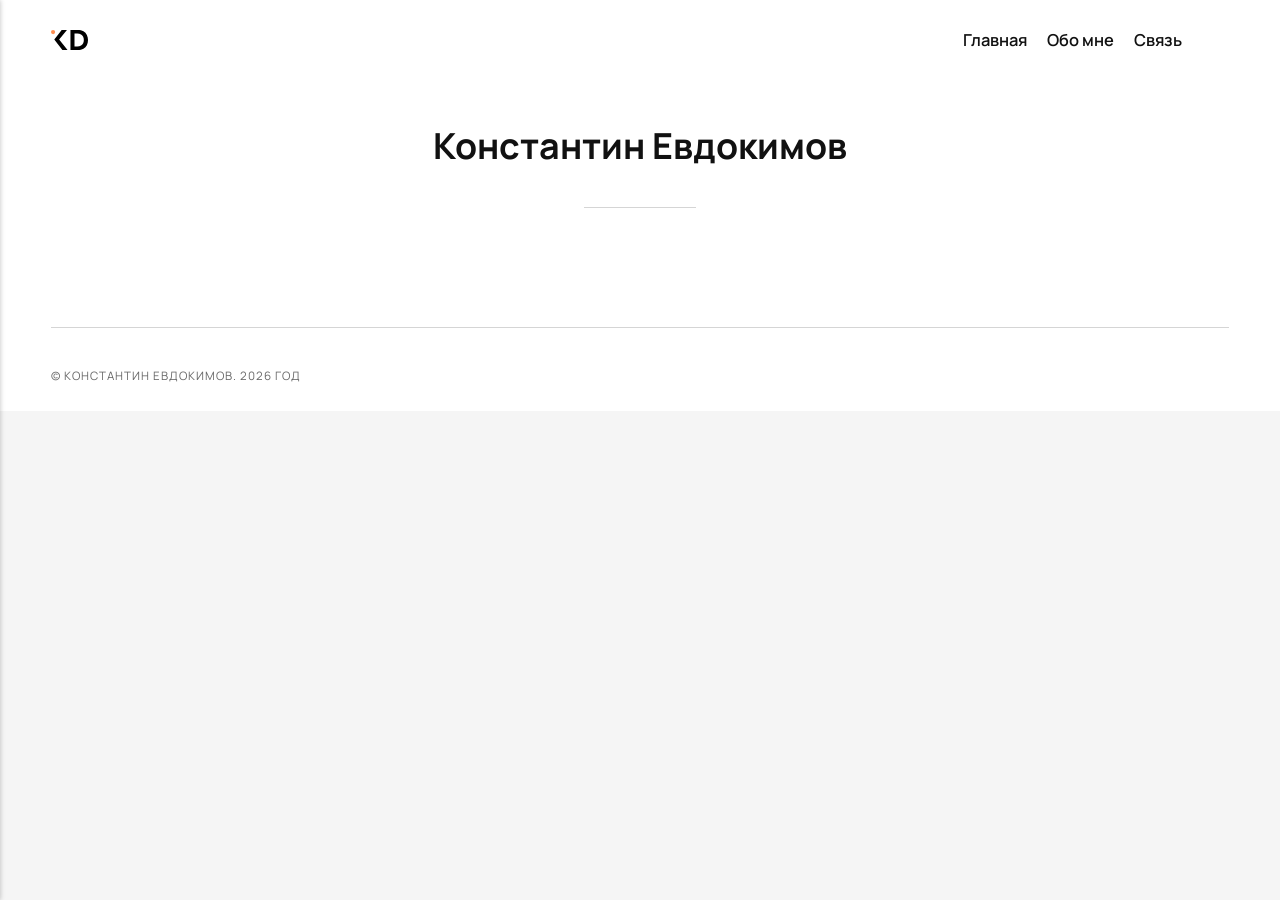
<file: authors/konstantin-evdokimov/index.html>
<!DOCTYPE html><html lang="ru"><head><meta charset="utf-8"><meta http-equiv="X-UA-Compatible" content="IE=edge"><meta name="viewport" content="width=device-width,initial-scale=1"><title>Author: Константин Евдокимов - Константин Евдокимов</title><meta name="robots" content="noindex, follow"><meta name="generator" content="Publii Open-Source CMS for Static Site"><link rel="alternate" type="application/atom+xml" href="https://e-codo.github.io/design/feed.xml" title="Константин Евдокимов - RSS"><link rel="alternate" type="application/json" href="https://e-codo.github.io/design/feed.json" title="Константин Евдокимов - JSON"><meta property="og:title" content="Константин Евдокимов"><meta property="og:image" content="https://e-codo.github.io/design/media/website/253.svg"><meta property="og:image:width" content="140"><meta property="og:image:height" content="76"><meta property="og:site_name" content="Константин Евдокимов"><meta property="og:description" content=""><meta property="og:url" content="https://e-codo.github.io/design/authors/konstantin-evdokimov/"><meta property="og:type" content="website"><link rel="shortcut icon" href="https://e-codo.github.io/design/media/website/favicon.png" type="image/x-icon"><link rel="preload" href="https://e-codo.github.io/design/assets/dynamic/fonts/manrope/manrope.woff2" as="font" type="font/woff2" crossorigin><link rel="stylesheet" href="https://e-codo.github.io/design/assets/css/style.css?v&#x3D;6a13f84dae1bd70d0f544b61544b8ac1"><script type="application/ld+json">{"@context":"http://schema.org","@type":"Organization","name":"Константин Евдокимов","logo":"https://e-codo.github.io/design/media/website/253.svg","url":"https://e-codo.github.io/design/"}</script><noscript><style>img[loading] {
                    opacity: 1;
                }</style></noscript></head><body class="author-template"><div class="container"><header class="header" id="js-header"><a href="https://e-codo.github.io/design/" class="logo"><img src="https://e-codo.github.io/design/media/website/253.svg" alt="Константин Евдокимов" width="140" height="76"></a><nav class="navbar js-navbar"><button class="navbar__toggle js-toggle" aria-label="Меню"><span class="navbar__toggle-box"><span class="navbar__toggle-inner">Меню</span></span></button><ul class="navbar__menu"><li><a href="https://e-codo.github.io/design/" target="_self">Главная</a></li><li><span class="is-separator">Обо мне</span></li><li><span class="is-separator">Связь</span></li></ul></nav></header><main class="page page--author"><section class="hero wrapper"><h1>Константин Евдокимов</h1></section></main><footer class="footer"><div class="footer__copyright">© Константин Евдокимов. 2026 год</div></footer></div><script defer="defer" src="https://e-codo.github.io/design/assets/js/scripts.min.js?v&#x3D;1762f7ab131e33a4eb8fb224822de245"></script><script>window.publiiThemeMenuConfig={mobileMenuMode:'sidebar',animationSpeed:300,submenuWidth: 'auto',doubleClickTime:500,mobileMenuExpandableSubmenus:true,relatedContainerForOverlayMenuSelector:'.navbar'};</script><script defer="defer" src="https://e-codo.github.io/design/assets/js/isotope.pkgd.min.js?v&#x3D;2afcff647ed260006faa71c8e779e8d4"></script><script>window.addEventListener("DOMContentLoaded",function(){var j=new Isotope(".l-col",{itemSelector:".c-card",percentPosition:true,layoutMode:"masonry",transitionDuration:"0.5s",masonry:{columnWidth:".c-card"}});var g=document.querySelector(".filter__button-group");if(g){g.addEventListener("click",function(i){if(!matchesSelector(i.target,"button")){return}var k=i.target.getAttribute("data-filter");j.arrange({filter:k})});var b=document.querySelectorAll(".filter__button-group");for(var c=0,e=b.length;c<e;c++){var d=b[c];h(d)}function h(i){i.addEventListener("click",function(k){if(!matchesSelector(k.target,"button")){return}var m=i.querySelector(".is-active");if(m){m.classList.remove("is-active");m.setAttribute("aria-pressed","false")}k.target.classList.add("is-active");k.target.setAttribute("aria-pressed","true")})}}var a=document.querySelector(".l-col");var f=document.querySelectorAll(".c-card");a.classList.add("is-visible");j.revealItemElements(f)});</script><script>/*<![CDATA[*/var images=document.querySelectorAll("img[loading]");for(var i=0;i<images.length;i++){if(images[i].complete){images[i].classList.add("is-loaded")}else{images[i].addEventListener("load",function(){this.classList.add("is-loaded")},false)}};/*]]>*/</script><button onclick="scrollToTop()" id="scrollTopBtn" title="Наверх"><svg xmlns="http://www.w3.org/2000/svg" viewBox="0 0 24 24"><polyline points="18 15 12 9 6 15" fill="none" stroke-width="2" stroke-linecap="round" stroke-linejoin="round"/></svg></button><script>// Показывать кнопку при прокрутке вниз
    const scrollTopBtn = document.getElementById("scrollTopBtn");
    window.onscroll = function () {
        if (document.body.scrollTop > 100 || document.documentElement.scrollTop > 100) {
            scrollTopBtn.classList.add("show");
        } else {
            scrollTopBtn.classList.remove("show");
        }
    };

    // Плавная прокрутка наверх
    function scrollToTop() {
        window.scrollTo({
            top: 0,
            behavior: "smooth"
        });
    }</script></body></html>
</file>
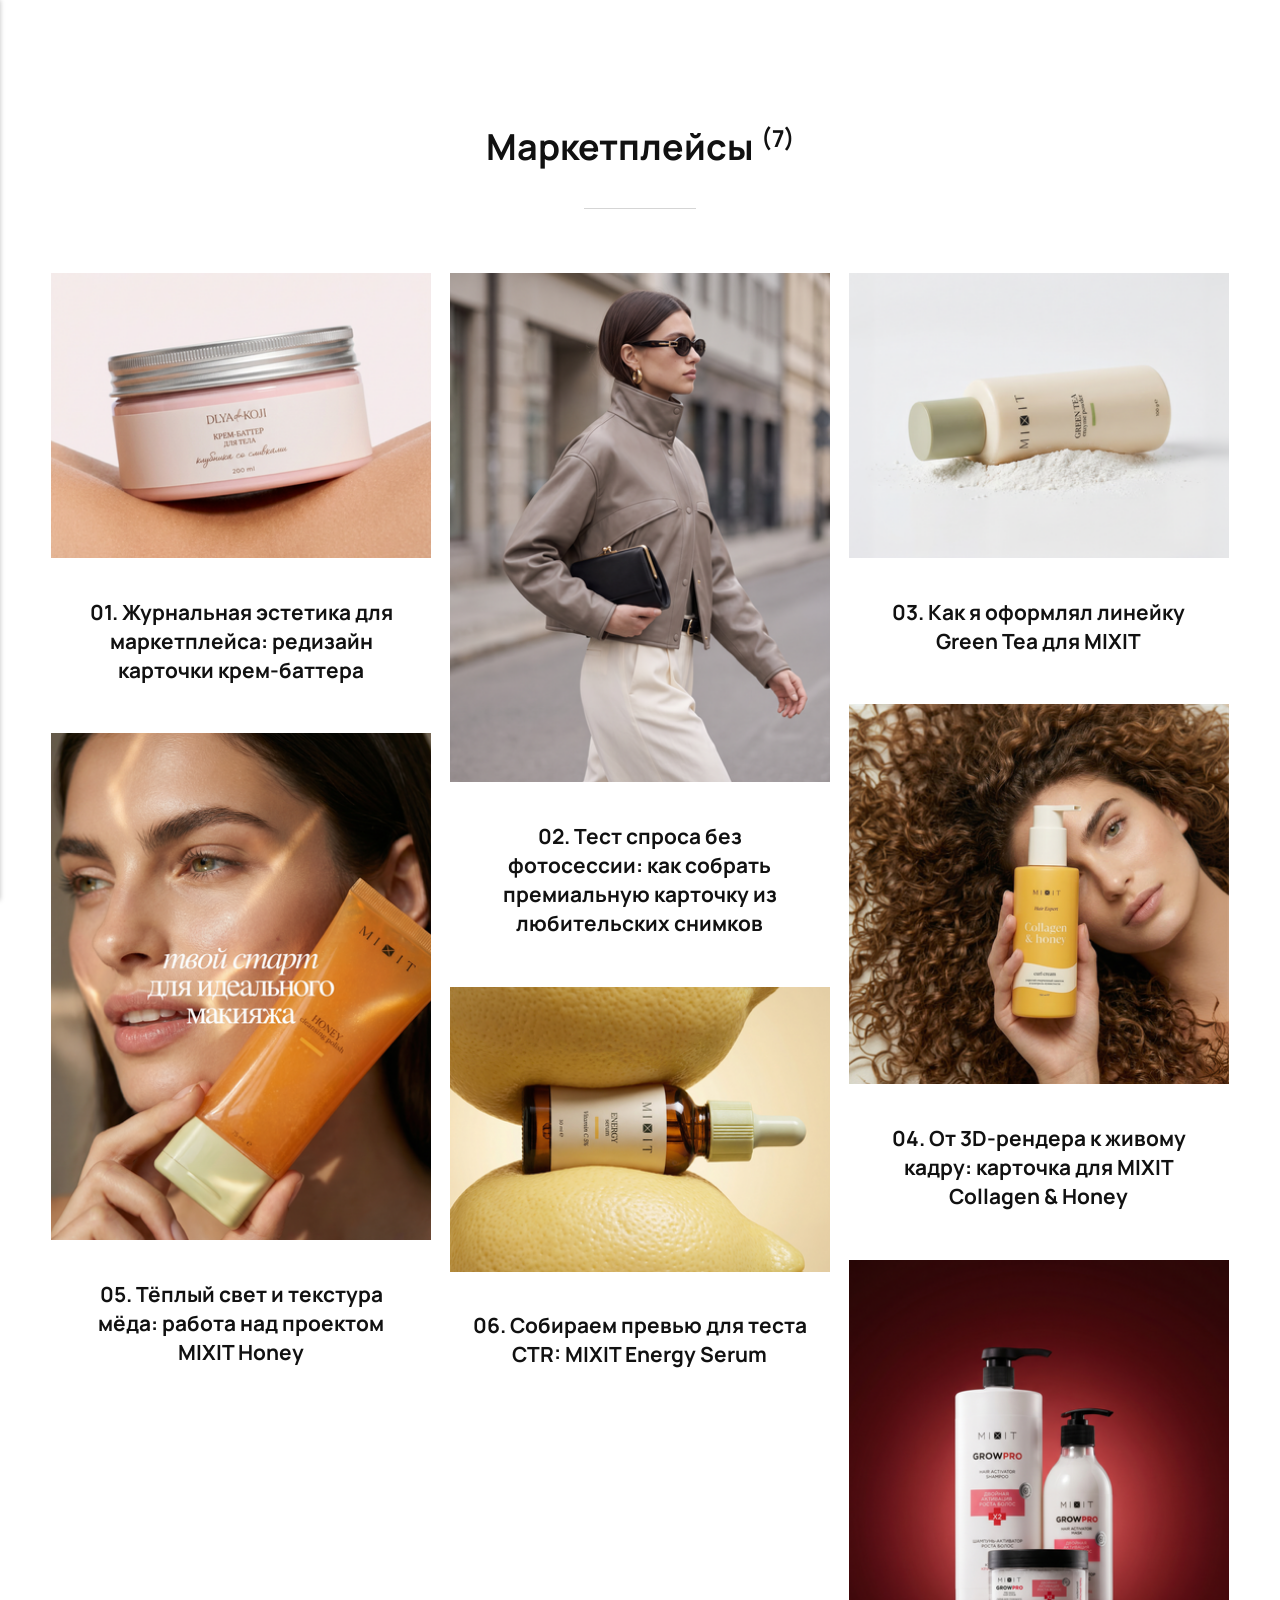
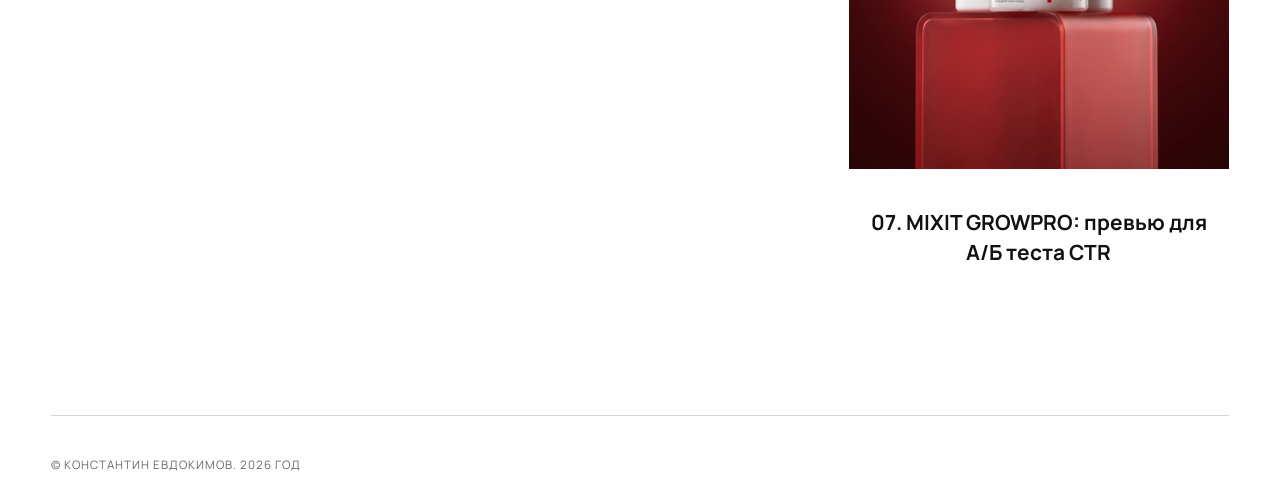
<file: tags/marketpleysy/index.html>
<!DOCTYPE html><html lang="ru"><head><meta charset="utf-8"><meta http-equiv="X-UA-Compatible" content="IE=edge"><meta name="viewport" content="width=device-width,initial-scale=1"><title>Tag: Маркетплейсы - Константин Евдокимов</title><meta name="robots" content="noindex, follow"><meta name="generator" content="Publii Open-Source CMS for Static Site"><link rel="alternate" type="application/atom+xml" href="https://e-codo.github.io/design/feed.xml" title="Константин Евдокимов - RSS"><link rel="alternate" type="application/json" href="https://e-codo.github.io/design/feed.json" title="Константин Евдокимов - JSON"><meta property="og:title" content="Маркетплейсы"><meta property="og:image" content="https://e-codo.github.io/design/media/website/253.svg"><meta property="og:image:width" content="140"><meta property="og:image:height" content="76"><meta property="og:site_name" content="Константин Евдокимов"><meta property="og:description" content=""><meta property="og:url" content="https://e-codo.github.io/design/tags/marketpleysy/"><meta property="og:type" content="website"><link rel="shortcut icon" href="https://e-codo.github.io/design/media/website/favicon.png" type="image/x-icon"><link rel="preload" href="https://e-codo.github.io/design/assets/dynamic/fonts/manrope/manrope.woff2" as="font" type="font/woff2" crossorigin><link rel="stylesheet" href="https://e-codo.github.io/design/assets/css/style.css?v&#x3D;6a13f84dae1bd70d0f544b61544b8ac1"><script type="application/ld+json">{"@context":"http://schema.org","@type":"Organization","name":"Константин Евдокимов","logo":"https://e-codo.github.io/design/media/website/253.svg","url":"https://e-codo.github.io/design/"}</script><noscript><style>img[loading] {
                    opacity: 1;
                }</style></noscript><link rel="stylesheet" href="https://e-codo.github.io/design/media/plugins/coreLightboxGallery/photoswipe.min.css"><style>:root {
		       	 --pswp-bg: #000000;
					 --pswp-placeholder-bg: rgba(38, 40, 44, 1);
					 --pswp-ui-bg: rgba(38, 40, 44, .5);
                --pswp-ui-color: #ffffff;
                --pswp-icon-stroke-width: 2;
                --pswp-icon-size: 24px;
            }

				.pswp--zoomed-in .pswp__zoom-icn-bar-v {
					display: none;
				}</style></head><body class="tag-template"><div class="container"><header class="header" id="js-header"><a href="https://e-codo.github.io/design/" class="logo"><img src="https://e-codo.github.io/design/media/website/253.svg" alt="Константин Евдокимов" width="140" height="76"></a><nav class="navbar js-navbar"><button class="navbar__toggle js-toggle" aria-label="Меню"><span class="navbar__toggle-box"><span class="navbar__toggle-inner">Меню</span></span></button><ul class="navbar__menu"><li><a href="https://e-codo.github.io/design/" target="_self">Главная</a></li><li><span class="is-separator">Обо мне</span></li><li><span class="is-separator">Связь</span></li></ul></nav></header><main class="page page--tag"><section class="hero wrapper"><h1>Маркетплейсы <sup>(7)</sup></h1></section><section class="l-col l-col--3"><article class="c-card"><a href="https://e-codo.github.io/design/zhurnalnaya-estetika-dlya-marketpleysa-redizayn-kartochki-krem-battera/" class="c-card__link"><div class="c-card__header"><img src="https://e-codo.github.io/design/media/posts/3/Frame-2087330698.png" srcset="https://e-codo.github.io/design/media/posts/3/responsive/Frame-2087330698-xs.webp 300w, https://e-codo.github.io/design/media/posts/3/responsive/Frame-2087330698-sm.webp 480w, https://e-codo.github.io/design/media/posts/3/responsive/Frame-2087330698-md.webp 768w, https://e-codo.github.io/design/media/posts/3/responsive/Frame-2087330698-lg.webp 1024w, https://e-codo.github.io/design/media/posts/3/responsive/Frame-2087330698-xl.webp 1360w, https://e-codo.github.io/design/media/posts/3/responsive/Frame-2087330698-2xl.webp 1600w, https://e-codo.github.io/design/media/posts/3/responsive/Frame-2087330698-sm2.webp 375w" sizes="(min-width: 75em) 25vw, (min-width: 56.25em) 33vw, (min-width: 37.5em) 50vw, 100vw" loading="lazy" height="754" width="1006" alt=""></div><div class="c-card__body"><div class="c-card__text"><h2>01. Журнальная эстетика для маркетплейса: редизайн карточки крем-баттера</h2></div></div></a></article><article class="c-card"><a href="https://e-codo.github.io/design/test-sprosa-bez-fotosessii-kak-sobrat-premialnuyu-kartochku-iz-lyubitelskih-snimkov/" class="c-card__link"><div class="c-card__header"><img src="https://e-codo.github.io/design/media/posts/8/google-nano-banana-2.1_.-.-200-.-fashion-.-.-.-._2026-11-14.png" srcset="https://e-codo.github.io/design/media/posts/8/responsive/google-nano-banana-2.1_.-.-200-.-fashion-.-.-.-._2026-11-14-xs.webp 300w, https://e-codo.github.io/design/media/posts/8/responsive/google-nano-banana-2.1_.-.-200-.-fashion-.-.-.-._2026-11-14-sm.webp 480w, https://e-codo.github.io/design/media/posts/8/responsive/google-nano-banana-2.1_.-.-200-.-fashion-.-.-.-._2026-11-14-md.webp 768w, https://e-codo.github.io/design/media/posts/8/responsive/google-nano-banana-2.1_.-.-200-.-fashion-.-.-.-._2026-11-14-lg.webp 1024w, https://e-codo.github.io/design/media/posts/8/responsive/google-nano-banana-2.1_.-.-200-.-fashion-.-.-.-._2026-11-14-xl.webp 1360w, https://e-codo.github.io/design/media/posts/8/responsive/google-nano-banana-2.1_.-.-200-.-fashion-.-.-.-._2026-11-14-2xl.webp 1600w, https://e-codo.github.io/design/media/posts/8/responsive/google-nano-banana-2.1_.-.-200-.-fashion-.-.-.-._2026-11-14-sm2.webp 375w" sizes="(min-width: 75em) 25vw, (min-width: 56.25em) 33vw, (min-width: 37.5em) 50vw, 100vw" loading="lazy" height="2400" width="1792" alt=""></div><div class="c-card__body"><div class="c-card__text"><h2>02. Тест спроса без фотосессии: как собрать премиальную карточку из любительских снимков</h2></div></div></a></article><article class="c-card"><a href="https://e-codo.github.io/design/kartochka-dlya-hita/" class="c-card__link"><div class="c-card__header"><img src="https://e-codo.github.io/design/media/posts/10/Frame-2087330697.png" srcset="https://e-codo.github.io/design/media/posts/10/responsive/Frame-2087330697-xs.webp 300w, https://e-codo.github.io/design/media/posts/10/responsive/Frame-2087330697-sm.webp 480w, https://e-codo.github.io/design/media/posts/10/responsive/Frame-2087330697-md.webp 768w, https://e-codo.github.io/design/media/posts/10/responsive/Frame-2087330697-lg.webp 1024w, https://e-codo.github.io/design/media/posts/10/responsive/Frame-2087330697-xl.webp 1360w, https://e-codo.github.io/design/media/posts/10/responsive/Frame-2087330697-2xl.webp 1600w, https://e-codo.github.io/design/media/posts/10/responsive/Frame-2087330697-sm2.webp 375w" sizes="(min-width: 75em) 25vw, (min-width: 56.25em) 33vw, (min-width: 37.5em) 50vw, 100vw" loading="lazy" height="754" width="1006" alt=""></div><div class="c-card__body"><div class="c-card__text"><h2>03. Как я оформлял линейку Green Tea для MIXIT</h2></div></div></a></article><article class="c-card"><a href="https://e-codo.github.io/design/prevyu-i-kartochka-tovara-dlya-tovara-kategorii-volosy/" class="c-card__link"><div class="c-card__header"><img src="https://e-codo.github.io/design/media/posts/9/41-2.png" srcset="https://e-codo.github.io/design/media/posts/9/responsive/41-2-xs.webp 300w, https://e-codo.github.io/design/media/posts/9/responsive/41-2-sm.webp 480w, https://e-codo.github.io/design/media/posts/9/responsive/41-2-md.webp 768w, https://e-codo.github.io/design/media/posts/9/responsive/41-2-lg.webp 1024w, https://e-codo.github.io/design/media/posts/9/responsive/41-2-xl.webp 1360w, https://e-codo.github.io/design/media/posts/9/responsive/41-2-2xl.webp 1600w, https://e-codo.github.io/design/media/posts/9/responsive/41-2-sm2.webp 375w" sizes="(min-width: 75em) 25vw, (min-width: 56.25em) 33vw, (min-width: 37.5em) 50vw, 100vw" loading="lazy" height="1419" width="1419" alt=""></div><div class="c-card__body"><div class="c-card__text"><h2>04. От 3D-рендера к живому кадру: карточка для MIXIT Collagen &amp; Honey</h2></div></div></a></article><article class="c-card"><a href="https://e-codo.github.io/design/polish-dlya-lica-kak-ritual-pered-makiyazhem/" class="c-card__link"><div class="c-card__header"><img src="https://e-codo.github.io/design/media/posts/11/SKUA000833700_LIST_1A_06.03.26.png" srcset="https://e-codo.github.io/design/media/posts/11/responsive/SKUA000833700_LIST_1A_06.03.26-xs.webp 300w, https://e-codo.github.io/design/media/posts/11/responsive/SKUA000833700_LIST_1A_06.03.26-sm.webp 480w, https://e-codo.github.io/design/media/posts/11/responsive/SKUA000833700_LIST_1A_06.03.26-md.webp 768w, https://e-codo.github.io/design/media/posts/11/responsive/SKUA000833700_LIST_1A_06.03.26-lg.webp 1024w, https://e-codo.github.io/design/media/posts/11/responsive/SKUA000833700_LIST_1A_06.03.26-xl.webp 1360w, https://e-codo.github.io/design/media/posts/11/responsive/SKUA000833700_LIST_1A_06.03.26-2xl.webp 1600w, https://e-codo.github.io/design/media/posts/11/responsive/SKUA000833700_LIST_1A_06.03.26-sm2.webp 375w" sizes="(min-width: 75em) 25vw, (min-width: 56.25em) 33vw, (min-width: 37.5em) 50vw, 100vw" loading="lazy" height="1200" width="900" alt=""></div><div class="c-card__body"><div class="c-card__text"><h2>05. Тёплый свет и текстура мёда: работа над проектом MIXIT Honey</h2></div></div></a></article><article class="c-card"><a href="https://e-codo.github.io/design/sobiraem-prevyu-dlya-testa-ctr-mixit-energy-serum/" class="c-card__link"><div class="c-card__header"><img src="https://e-codo.github.io/design/media/posts/12/523.jpg" srcset="https://e-codo.github.io/design/media/posts/12/responsive/523-xs.webp 300w, https://e-codo.github.io/design/media/posts/12/responsive/523-sm.webp 480w, https://e-codo.github.io/design/media/posts/12/responsive/523-md.webp 768w, https://e-codo.github.io/design/media/posts/12/responsive/523-lg.webp 1024w, https://e-codo.github.io/design/media/posts/12/responsive/523-xl.webp 1360w, https://e-codo.github.io/design/media/posts/12/responsive/523-2xl.webp 1600w, https://e-codo.github.io/design/media/posts/12/responsive/523-sm2.webp 375w" sizes="(min-width: 75em) 25vw, (min-width: 56.25em) 33vw, (min-width: 37.5em) 50vw, 100vw" loading="lazy" height="1065" width="1419" alt=""></div><div class="c-card__body"><div class="c-card__text"><h2>06. Собираем превью для теста CTR: MIXIT Energy Serum</h2></div></div></a></article><article class="c-card"><a href="https://e-codo.github.io/design/07-test-prevyu-dlya-nabora-rosta-volos/" class="c-card__link"><div class="c-card__header"><img src="https://e-codo.github.io/design/media/posts/13/magnific_.-.-.-.-.-.-rounded-squar_YV3vvOQWeC-1.png" srcset="https://e-codo.github.io/design/media/posts/13/responsive/magnific_.-.-.-.-.-.-rounded-squar_YV3vvOQWeC-1-xs.webp 300w, https://e-codo.github.io/design/media/posts/13/responsive/magnific_.-.-.-.-.-.-rounded-squar_YV3vvOQWeC-1-sm.webp 480w, https://e-codo.github.io/design/media/posts/13/responsive/magnific_.-.-.-.-.-.-rounded-squar_YV3vvOQWeC-1-md.webp 768w, https://e-codo.github.io/design/media/posts/13/responsive/magnific_.-.-.-.-.-.-rounded-squar_YV3vvOQWeC-1-lg.webp 1024w, https://e-codo.github.io/design/media/posts/13/responsive/magnific_.-.-.-.-.-.-rounded-squar_YV3vvOQWeC-1-xl.webp 1360w, https://e-codo.github.io/design/media/posts/13/responsive/magnific_.-.-.-.-.-.-rounded-squar_YV3vvOQWeC-1-2xl.webp 1600w, https://e-codo.github.io/design/media/posts/13/responsive/magnific_.-.-.-.-.-.-rounded-squar_YV3vvOQWeC-1-sm2.webp 375w" sizes="(min-width: 75em) 25vw, (min-width: 56.25em) 33vw, (min-width: 37.5em) 50vw, 100vw" loading="lazy" height="2032" width="1518" alt=""></div><div class="c-card__body"><div class="c-card__text"><h2>07. MIXIT GROWPRO: превью для А/Б теста CTR</h2></div></div></a></article></section></main><footer class="footer"><div class="footer__copyright">© Константин Евдокимов. 2026 год</div></footer></div><script defer="defer" src="https://e-codo.github.io/design/assets/js/scripts.min.js?v&#x3D;1762f7ab131e33a4eb8fb224822de245"></script><script>window.publiiThemeMenuConfig={mobileMenuMode:'sidebar',animationSpeed:300,submenuWidth: 'auto',doubleClickTime:500,mobileMenuExpandableSubmenus:true,relatedContainerForOverlayMenuSelector:'.navbar'};</script><script defer="defer" src="https://e-codo.github.io/design/assets/js/isotope.pkgd.min.js?v&#x3D;2afcff647ed260006faa71c8e779e8d4"></script><script>window.addEventListener("DOMContentLoaded",function(){var j=new Isotope(".l-col",{itemSelector:".c-card",percentPosition:true,layoutMode:"masonry",transitionDuration:"0.5s",masonry:{columnWidth:".c-card"}});var g=document.querySelector(".filter__button-group");if(g){g.addEventListener("click",function(i){if(!matchesSelector(i.target,"button")){return}var k=i.target.getAttribute("data-filter");j.arrange({filter:k})});var b=document.querySelectorAll(".filter__button-group");for(var c=0,e=b.length;c<e;c++){var d=b[c];h(d)}function h(i){i.addEventListener("click",function(k){if(!matchesSelector(k.target,"button")){return}var m=i.querySelector(".is-active");if(m){m.classList.remove("is-active");m.setAttribute("aria-pressed","false")}k.target.classList.add("is-active");k.target.setAttribute("aria-pressed","true")})}}var a=document.querySelector(".l-col");var f=document.querySelectorAll(".c-card");a.classList.add("is-visible");j.revealItemElements(f)});</script><script>/*<![CDATA[*/var images=document.querySelectorAll("img[loading]");for(var i=0;i<images.length;i++){if(images[i].complete){images[i].classList.add("is-loaded")}else{images[i].addEventListener("load",function(){this.classList.add("is-loaded")},false)}};/*]]>*/</script><button onclick="scrollToTop()" id="scrollTopBtn" title="Наверх"><svg xmlns="http://www.w3.org/2000/svg" viewBox="0 0 24 24"><polyline points="18 15 12 9 6 15" fill="none" stroke-width="2" stroke-linecap="round" stroke-linejoin="round"/></svg></button><script>// Показывать кнопку при прокрутке вниз
    const scrollTopBtn = document.getElementById("scrollTopBtn");
    window.onscroll = function () {
        if (document.body.scrollTop > 100 || document.documentElement.scrollTop > 100) {
            scrollTopBtn.classList.add("show");
        } else {
            scrollTopBtn.classList.remove("show");
        }
    };

    // Плавная прокрутка наверх
    function scrollToTop() {
        window.scrollTo({
            top: 0,
            behavior: "smooth"
        });
    }</script><script type="module">import PhotoSwipeLightbox from "https://e-codo.github.io/design/media/plugins/coreLightboxGallery/photoswipe-lightbox.esm.min.js";
				 const galleries = document.querySelectorAll('.gallery');
				 galleries.forEach(gallery => {
					  const lightboxOptions = {"children":"figure","mainClass":"pswp--custom-bg","showHideAnimationType":"zoom","showAnimationDuration":222,"hideAnimationDuration":222,"easing":"cubic-bezier(.4,0,.22,1)","initialZoomLevel":"fit","secondaryZoomLevel":1.1,"imageClickAction":"zoom-or-close","spacing":0.1,"loop":true,"wheelToZoom":false,"escKey":true,"arrowKeys":true,"padding":{"top":0,"bottom":0,"left":0,"right":0},"arrowPrev":true,"arrowNext":true,"close":true,"zoom":false,"counter":true,"preload":[1,2],"bgOpacity":0.9,"closeTitle":"Закрыть","zoomTitle":"Увеличить","arrowPrevTitle":"Предыдущий","arrowNextTitle":"Следующий","errorMsg":"Ошибка загрузки","indexIndicatorSep":" / ","arrowPrevSVG":"\u003Csvg viewBox=\"0 0 24 24\" stroke=\"currentColor\" stroke-linecap=\"round\" stroke-linejoin=\"round\" fill=\"none\" class=\"pswp__icn\" aria-hidden=\"true\"\u003E\u003Cpath d=\"M21 12L3 12M3 12L11.5 3.5M3 12L11.5 20.5\"\u003E\u003C/path\u003E\u003C/svg\u003E","arrowNextSVG":"\u003Csvg viewBox=\"0 0 24 24\" stroke=\"currentColor\" stroke-linecap=\"round\" stroke-linejoin=\"round\" fill=\"none\" class=\"pswp__icn\" aria-hidden=\"true\"\u003E\u003Cpath d=\"M21 12L3 12M3 12L11.5 3.5M3 12L11.5 20.5\"\u003E\u003C/path\u003E\u003C/svg\u003E","closeSVG":"\u003Csvg viewBox=\"0 0 24 24\" stroke=\"currentColor\" stroke-linecap=\"round\" stroke-linejoin=\"round\" fill=\"none\" class=\"pswp__icn\" aria-hidden=\"true\"\u003E\u003Cpath d=\"M6.75827 17.2426L12.0009 12M17.2435 6.75736L12.0009 12M12.0009 12L6.75827 6.75736M12.0009 12L17.2435 17.2426\"\u003E\u003C/path\u003E\u003C/svg\u003E"};
					  lightboxOptions.gallery = gallery;
					  lightboxOptions.pswpModule = () => import("https://e-codo.github.io/design/media/plugins/coreLightboxGallery/photoswipe.esm.min.js");
					  const lightbox = new PhotoSwipeLightbox(lightboxOptions);
					  
				 lightbox.on('uiRegister', () => {
					  
				 lightbox.pswp.ui.registerElement({
					  name: 'custom-caption',
					  order: 9,
					  isButton: false,
					  appendTo: 'root',
					  html: '',
					  onInit: (el, pswp) => {
							pswp.on('change', () => {
								 const currSlideElement = pswp.currSlide.data.element.closest('figure');
								 let captionHTML = '';
								 if (currSlideElement) {
									  const figCaption = currSlideElement.querySelector('figcaption');
									  if (figCaption) {
											captionHTML = figCaption.innerHTML;
									  } else {
											captionHTML = currSlideElement.querySelector('img')?.getAttribute('alt') || '';
									  }
								 }
								 if (captionHTML.trim()) {
									  el.innerHTML = captionHTML;
									  el.classList.remove('hidden-caption-content'); 
								 } else {
									  el.innerHTML = '';
									  el.classList.add('hidden-caption-content'); 
								 }
							});
					  }
				 });
			
				 });
			
					  
			 lightbox.on('afterInit', () => {
				  const dialog = lightbox.pswp?.element;
				  if (dialog) {
						dialog.setAttribute('aria-modal', 'true');
						dialog.setAttribute('aria-label', "Галерея");
				  }
			 });
		
					  lightbox.init();
				 });</script></body></html>
</file>
